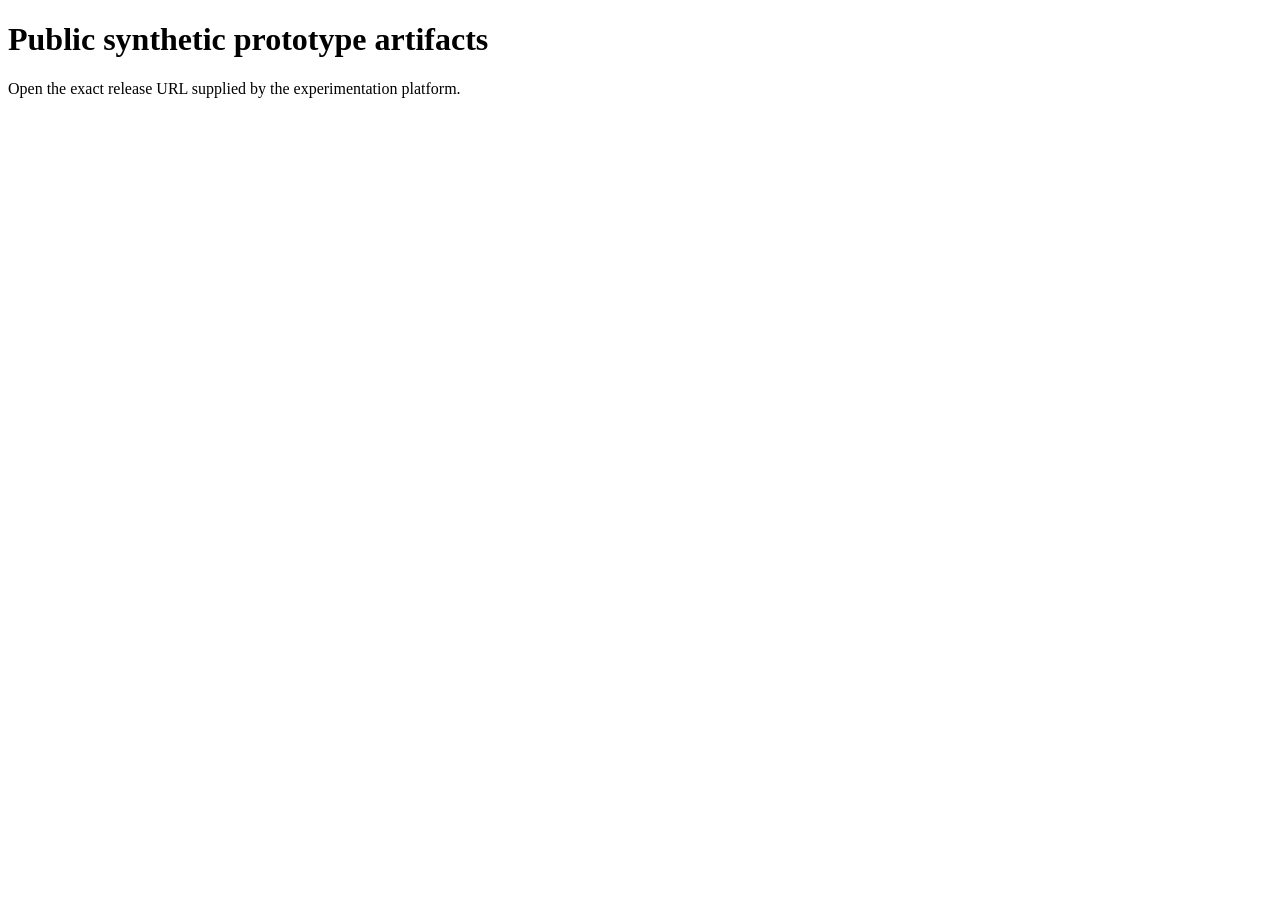
<file: public/index.html>
<!doctype html><html lang="en"><meta charset="utf-8"><title>Prototype artifacts</title><h1>Public synthetic prototype artifacts</h1><p>Open the exact release URL supplied by the experimentation platform.</p></html>
</file>
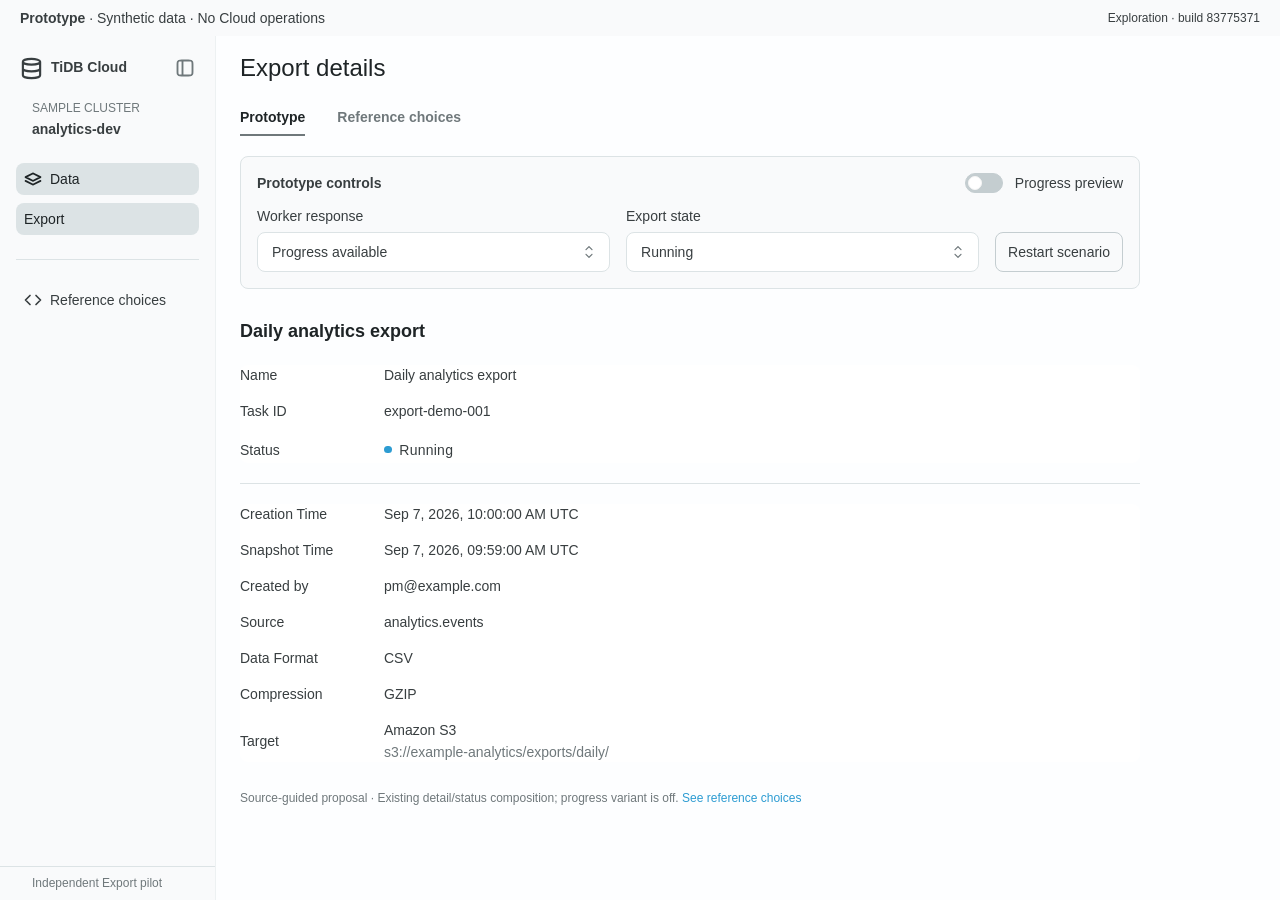
<file: public/releases/1ab3730357f8b94f86c41ef40b352c6d8f24327ec0d7a60a8b6c5fdd3a257d1b/index.html>
<!doctype html>
<html lang="en">
  <head>
    <meta charset="UTF-8" />
    <meta name="viewport" content="width=device-width, initial-scale=1" />
    <title>Export progress prototype</title>
    <script type="module" crossorigin src="./assets/index-C1Zco-y6.js"></script>
    <link rel="stylesheet" crossorigin href="./assets/index-CJGoX-ft.css">
  </head>
  <body>
    <div id="root"></div>
  </body>
</html>
</file>
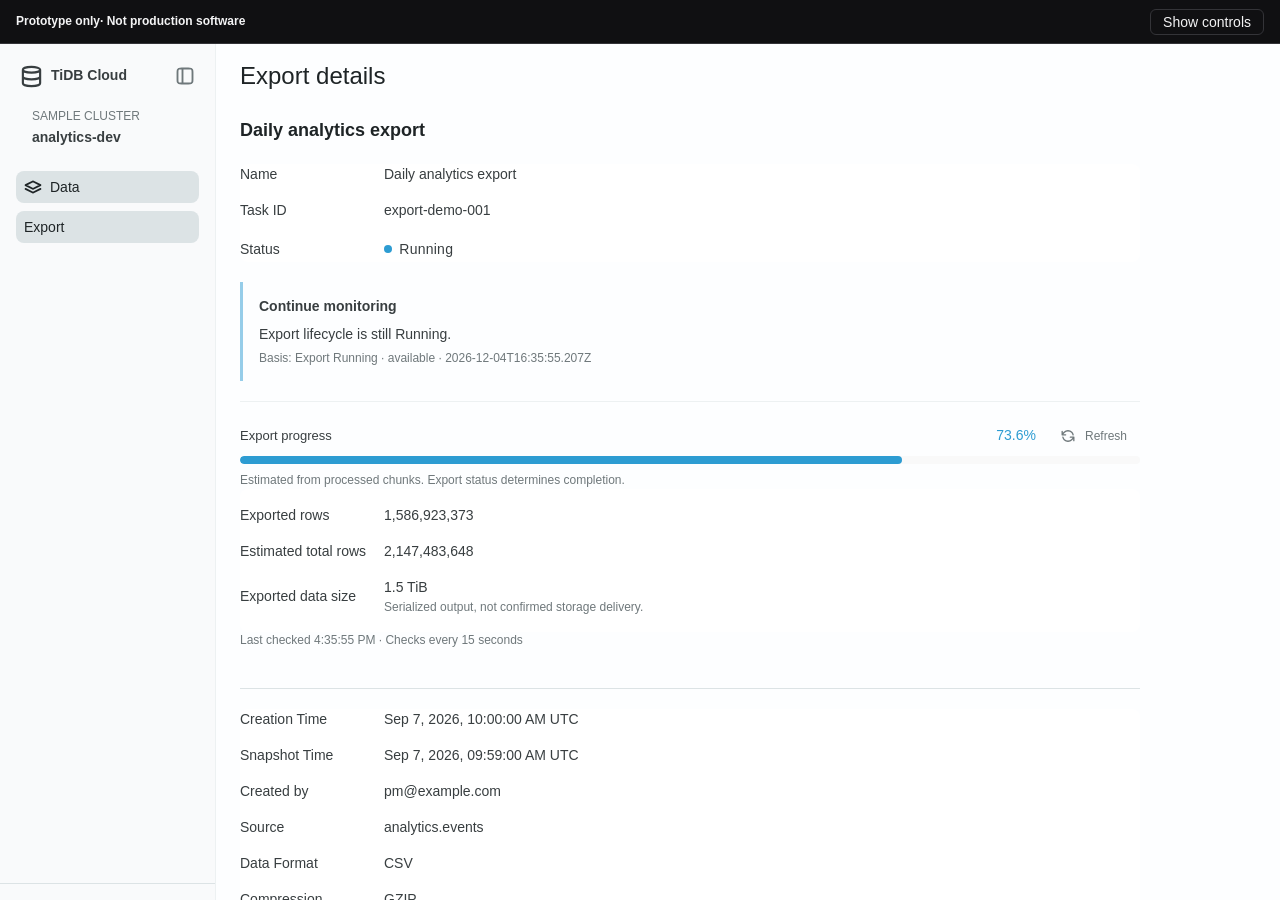
<file: public/releases/2f20ecd205b3381c80225f4103a1ce2a0b007136635dbe338415384a5530c97a/index.html>
<!doctype html>
<html lang="en">
  <head>
    <meta charset="UTF-8" />
    <meta name="viewport" content="width=device-width, initial-scale=1" />
    <title>Export progress prototype</title>
    <script type="module" crossorigin src="./assets/index-I5Y6V_SW.js"></script>
    <link rel="stylesheet" crossorigin href="./assets/index-Do9mY11y.css">
  </head>
  <body>
    <div id="root"></div>
  </body>
</html>
</file>
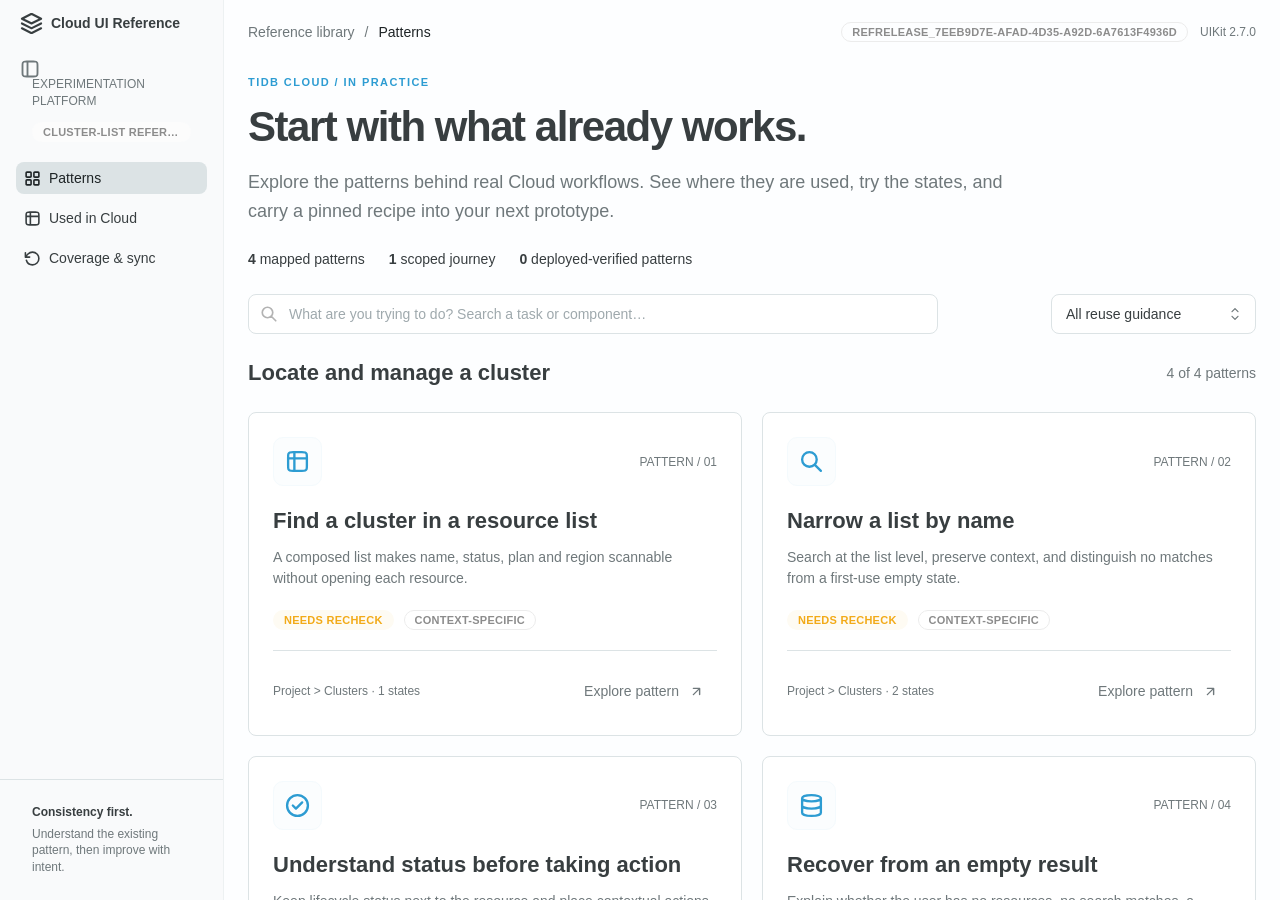
<file: public/releases/2faa14aa907fd7f02e81db70428b45bfadc3063efbebb470dafe7bba850aac43/index.html>
<!doctype html>
<html lang="en">
  <head>
    <link rel="icon" href="data:," />
    <meta charset="UTF-8" />
    <meta name="viewport" content="width=device-width, initial-scale=1" />
    <title>TiDB Cloud UI Reference</title>
    <script type="module" crossorigin src="./assets/index-B0NfEWiC.js"></script>
    <link rel="stylesheet" crossorigin href="./assets/index-B9oI8pNv.css">
  </head>
  <body>
    <div id="root"></div>
  </body>
</html>
</file>
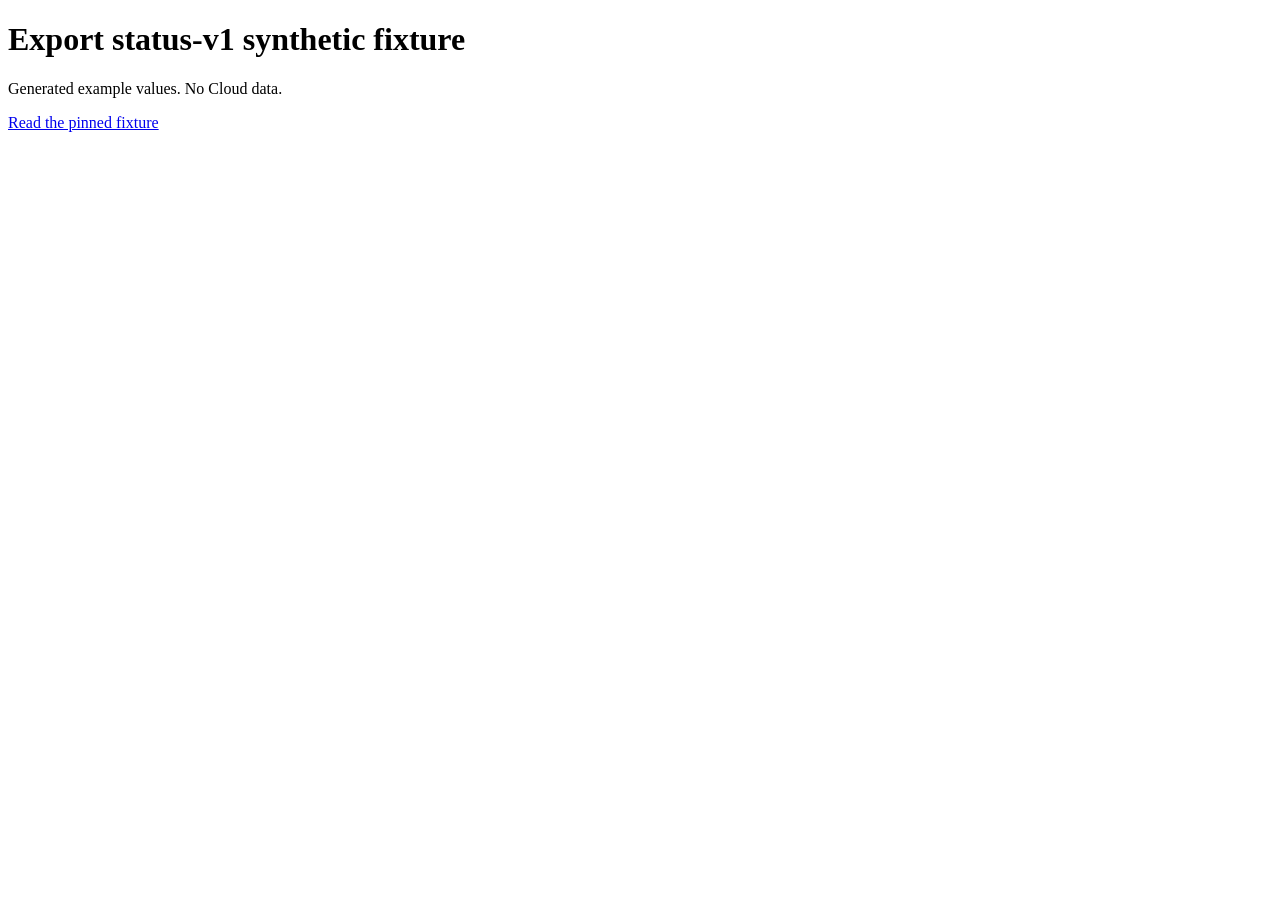
<file: public/releases/58574ffeba977c850a5491450780092e166605519e2099521cac31b8fd4eb301/index.html>
<!doctype html><meta charset="utf-8"><title>Export synthetic fixture</title><h1>Export status-v1 synthetic fixture</h1><p>Generated example values. No Cloud data.</p><a href="./fixtures/export-status-v1.json">Read the pinned fixture</a>
</file>
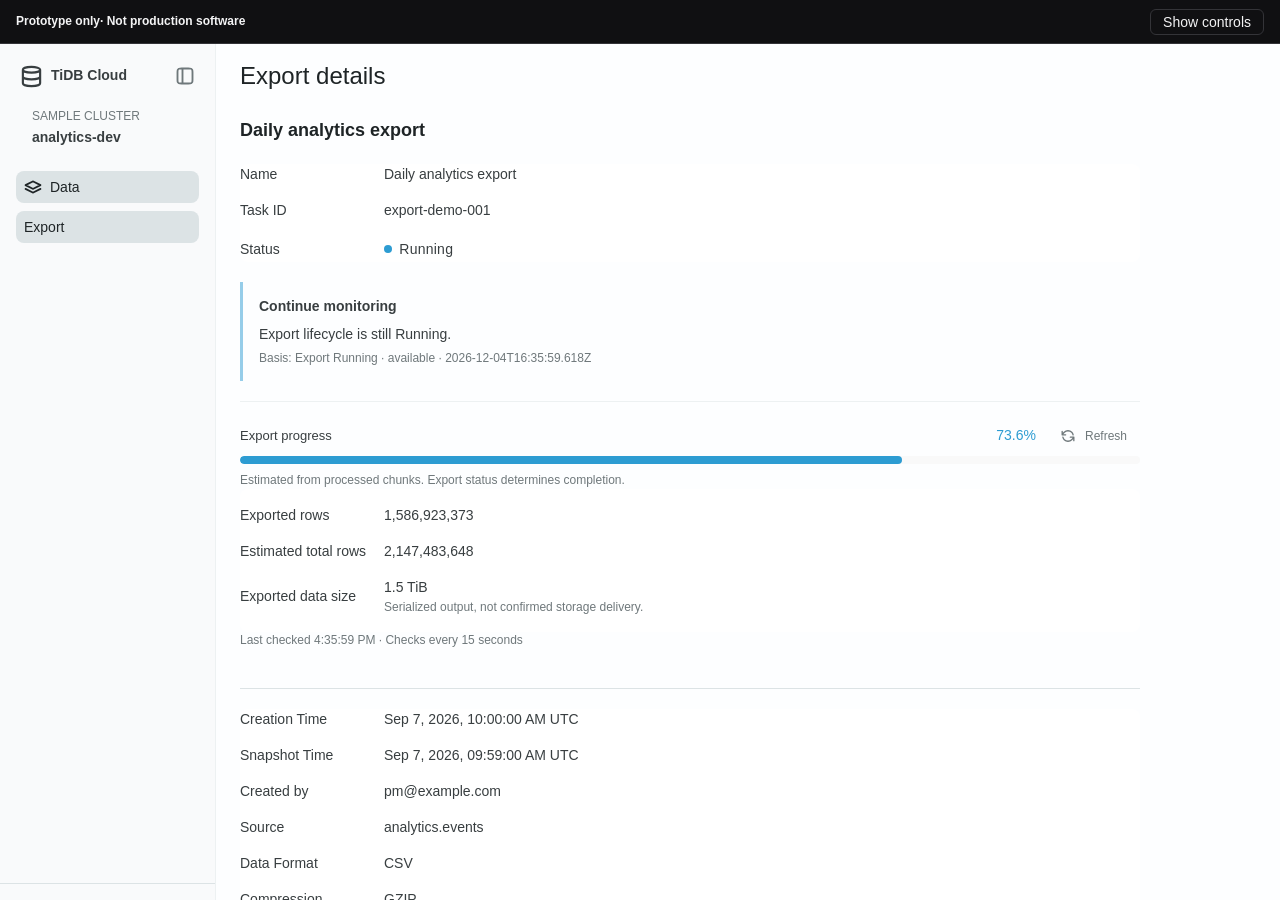
<file: public/releases/68857c27904228601d2bfcefbeded880e2a5b4f506befe81b7a52d649c47e66a/index.html>
<!doctype html>
<html lang="en">
  <head>
    <meta charset="UTF-8" />
    <meta name="viewport" content="width=device-width, initial-scale=1" />
    <title>Export progress prototype</title>
    <script type="module" crossorigin src="./assets/index-UFTHsicE.js"></script>
    <link rel="stylesheet" crossorigin href="./assets/index-Do9mY11y.css">
  </head>
  <body>
    <div id="root"></div>
  </body>
</html>
</file>
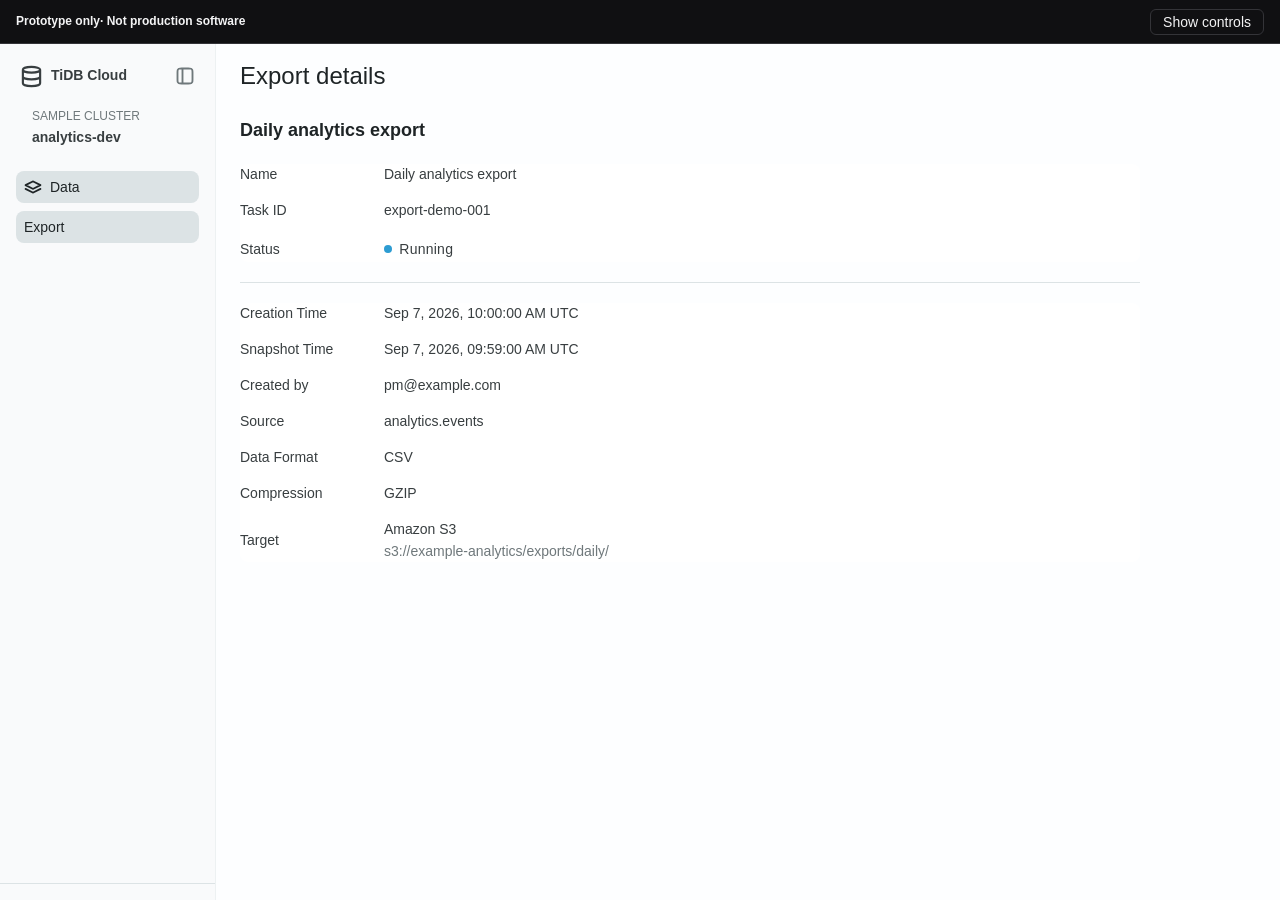
<file: public/releases/71e417b375978a6e7ad4fd13d6033abd06c13bebf4043a789f5f836b10d3cbaf/index.html>
<!doctype html>
<html lang="en">
  <head>
    <meta charset="UTF-8" />
    <meta name="viewport" content="width=device-width, initial-scale=1" />
    <title>Export progress prototype</title>
    <script type="module" crossorigin src="./assets/index-CZhUvpdI.js"></script>
    <link rel="stylesheet" crossorigin href="./assets/index-5dyDjviw.css">
  </head>
  <body>
    <div id="root"></div>
  </body>
</html>
</file>
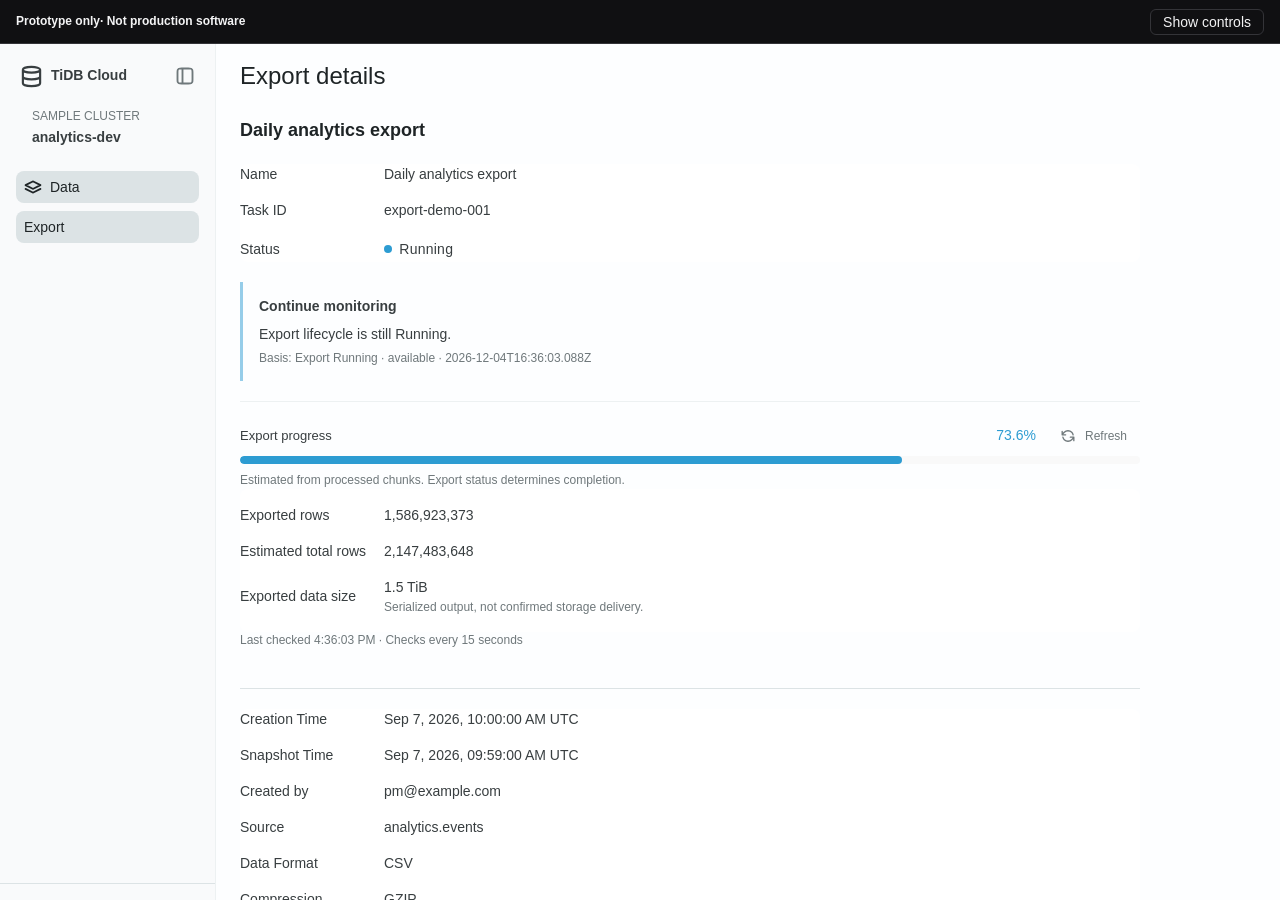
<file: public/releases/7cf0211e9b8b3ec0c9b6591e52a6424380088074be15af774128a3f7d7532d87/index.html>
<!doctype html>
<html lang="en">
  <head>
    <meta charset="UTF-8" />
    <meta name="viewport" content="width=device-width, initial-scale=1" />
    <title>Export progress prototype</title>
    <script type="module" crossorigin src="./assets/index-BLB6vivr.js"></script>
    <link rel="stylesheet" crossorigin href="./assets/index-Do9mY11y.css">
  </head>
  <body>
    <div id="root"></div>
  </body>
</html>
</file>
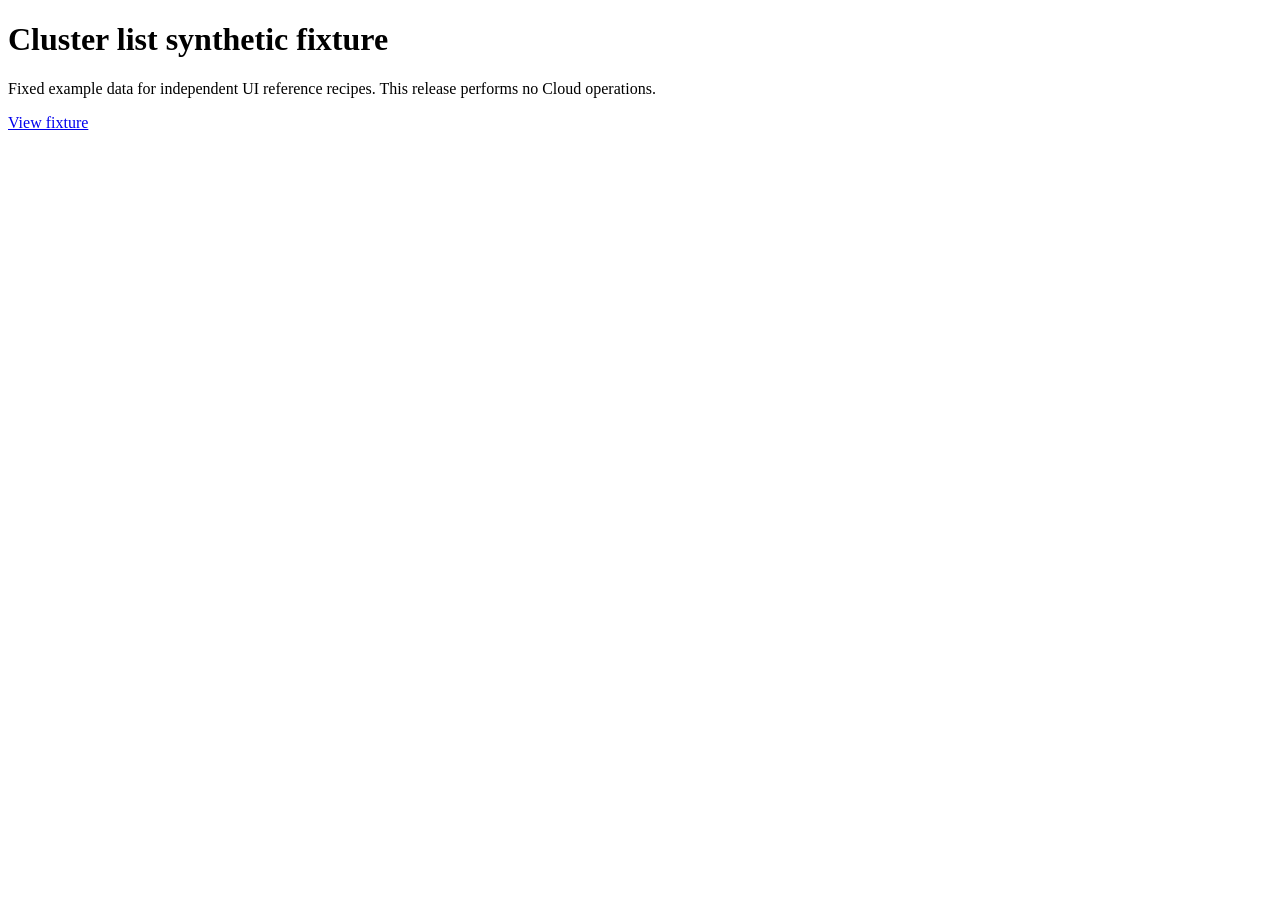
<file: public/releases/8d5b87da1040af5137a5329636a2d7b26e7ff6ac0972c9a575d1bc7f742365b0/index.html>
<!doctype html><html lang="en"><meta charset="utf-8"><title>Cluster list synthetic fixture</title><main><h1>Cluster list synthetic fixture</h1><p>Fixed example data for independent UI reference recipes. This release performs no Cloud operations.</p><a href="reference/fixtures.json">View fixture</a></main></html>
</file>
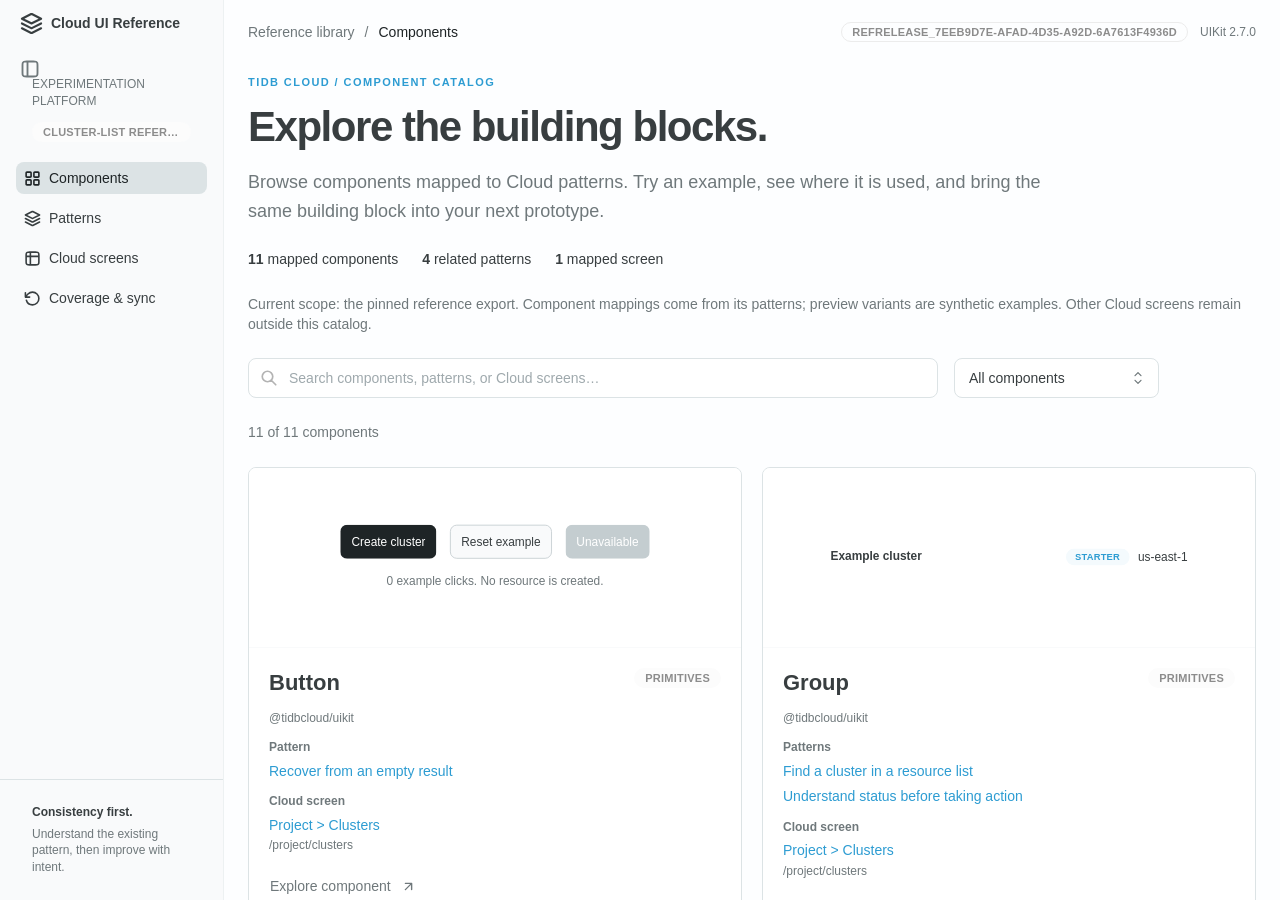
<file: public/releases/bf40adbb53241020bad35b2e38086526295709d62507af362a7206a1d0e75e08/index.html>
<!doctype html>
<html lang="en">
  <head>
    <link rel="icon" href="data:," />
    <meta charset="UTF-8" />
    <meta name="viewport" content="width=device-width, initial-scale=1" />
    <title>TiDB Cloud UI Reference</title>
    <script type="module" crossorigin src="./assets/index-Cc8eU-_7.js"></script>
    <link rel="stylesheet" crossorigin href="./assets/index-BAZcrz2K.css">
  </head>
  <body>
    <div id="root"></div>
  </body>
</html>
</file>
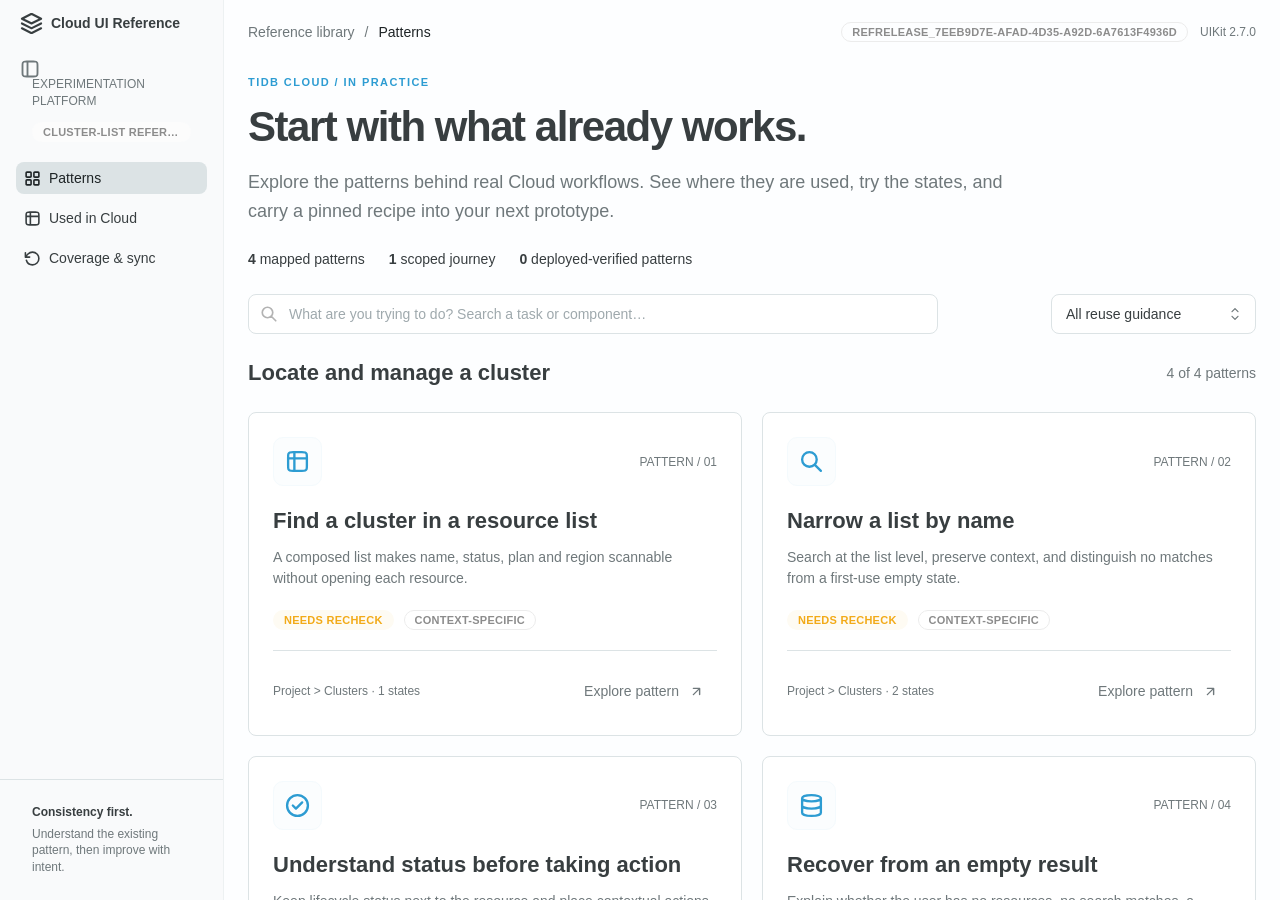
<file: public/releases/bfd3d1a295ac41f587ccd9f5c0418df29dad0a77d30ff7c57922d44d498c4059/index.html>
<!doctype html>
<html lang="en">
  <head>
    <link rel="icon" href="data:," />
    <meta charset="UTF-8" />
    <meta name="viewport" content="width=device-width, initial-scale=1" />
    <title>TiDB Cloud UI Reference</title>
    <script type="module" crossorigin src="./assets/index-BaGaByFQ.js"></script>
    <link rel="stylesheet" crossorigin href="./assets/index-B9oI8pNv.css">
  </head>
  <body>
    <div id="root"></div>
  </body>
</html>
</file>
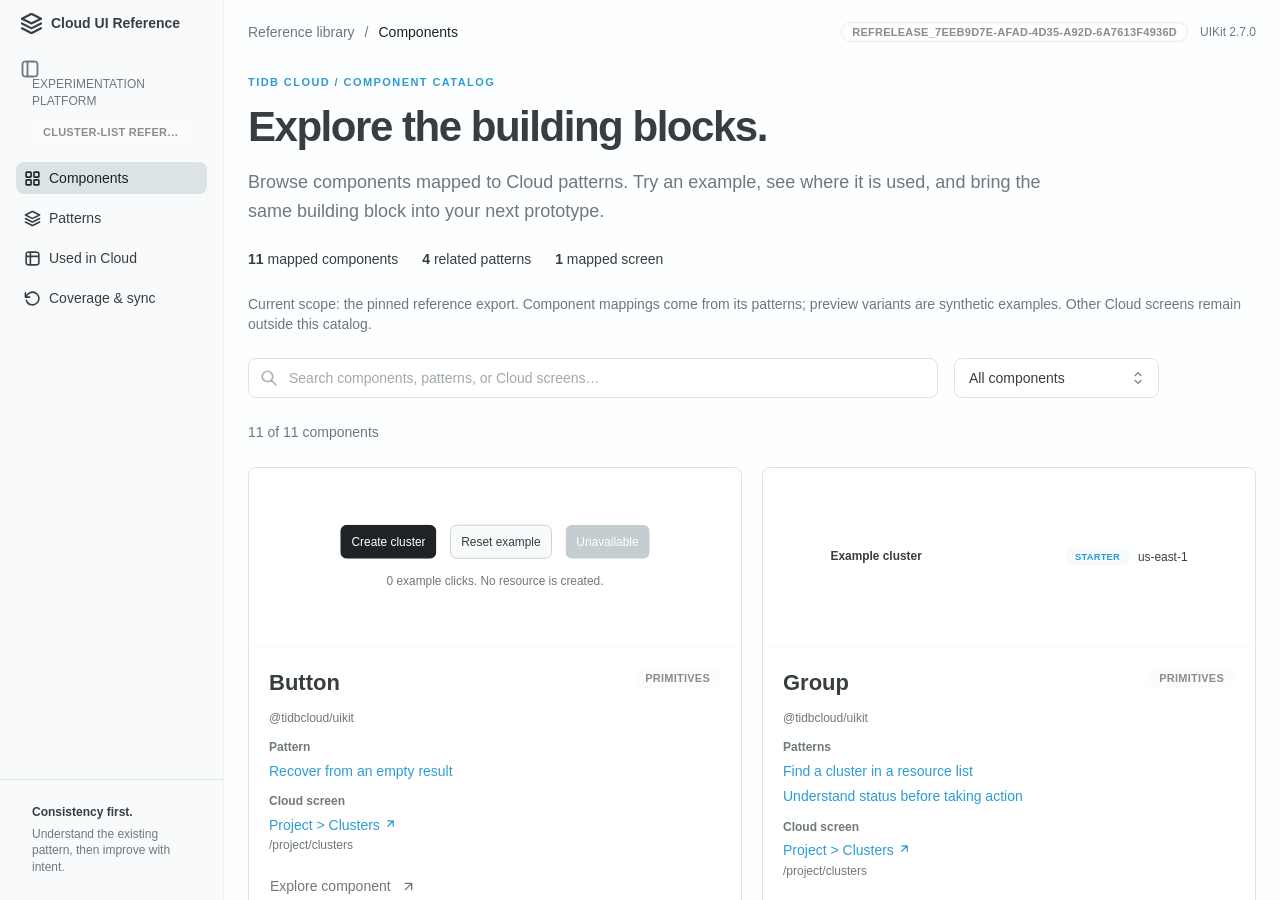
<file: public/releases/dc2679691ededf5db57e6a9c71b99bc60f68f0124669461b3b505e0af1a57b6f/index.html>
<!doctype html>
<html lang="en">
  <head>
    <link rel="icon" href="data:," />
    <meta charset="UTF-8" />
    <meta name="viewport" content="width=device-width, initial-scale=1" />
    <title>TiDB Cloud UI Reference</title>
    <script type="module" crossorigin src="./assets/index-DZ54yoiM.js"></script>
    <link rel="stylesheet" crossorigin href="./assets/index-CHmVYDTw.css">
  </head>
  <body>
    <div id="root"></div>
  </body>
</html>
</file>
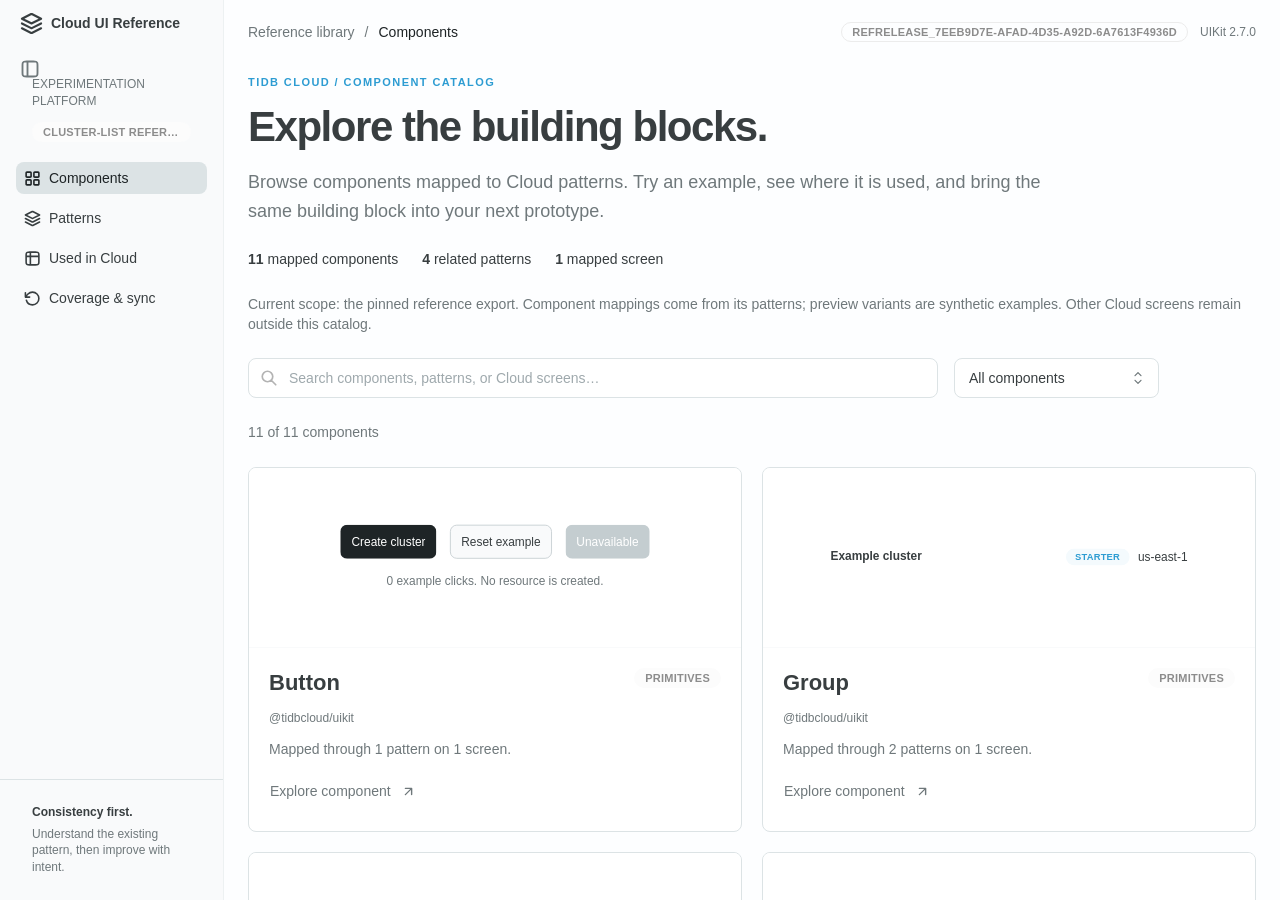
<file: public/releases/e6d1470271382978f5bf4b7f21414f65e6ab8430add9a0e79fc083281fda85fb/index.html>
<!doctype html>
<html lang="en">
  <head>
    <link rel="icon" href="data:," />
    <meta charset="UTF-8" />
    <meta name="viewport" content="width=device-width, initial-scale=1" />
    <title>TiDB Cloud UI Reference</title>
    <script type="module" crossorigin src="./assets/index-BzXXW9o8.js"></script>
    <link rel="stylesheet" crossorigin href="./assets/index-CHmVYDTw.css">
  </head>
  <body>
    <div id="root"></div>
  </body>
</html>
</file>
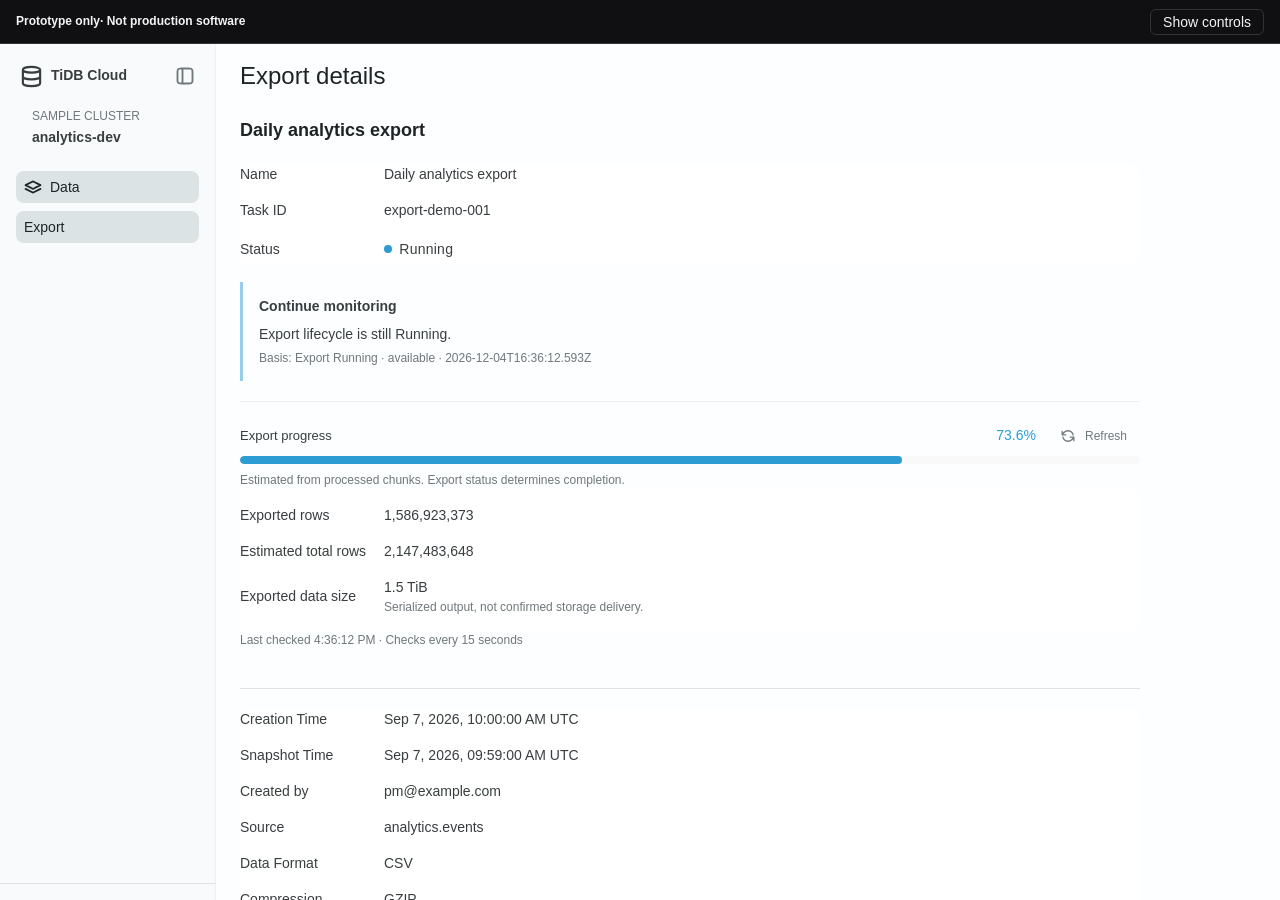
<file: public/releases/eceaa4f071a2b136ce4b38893dbb28cda88f50b9ffd3d5d625308b1614697e6d/index.html>
<!doctype html>
<html lang="en">
  <head>
    <meta charset="UTF-8" />
    <meta name="viewport" content="width=device-width, initial-scale=1" />
    <title>Export progress prototype</title>
    <script type="module" crossorigin src="./assets/index-av8jK913.js"></script>
    <link rel="stylesheet" crossorigin href="./assets/index-Do9mY11y.css">
  </head>
  <body>
    <div id="root"></div>
  </body>
</html>
</file>
<file: public/releases/1ab3730357f8b94f86c41ef40b352c6d8f24327ec0d7a60a8b6c5fdd3a257d1b/assets/index-CJGoX-ft.css>
*,*:before,*:after{box-sizing:border-box}input,button,textarea,select{font:inherit}button,select{text-transform:none}body{margin:0;font-family:var(--mantine-font-family);font-size:var(--mantine-font-size-md);line-height:var(--mantine-line-height);background-color:var(--mantine-color-body);color:var(--mantine-color-text);-webkit-font-smoothing:var(--mantine-webkit-font-smoothing);-moz-osx-font-smoothing:var(--mantine-moz-font-smoothing)}@media screen and (max-device-width:31.25em){body{-webkit-text-size-adjust:100%}}@media(prefers-reduced-motion:reduce){[data-respect-reduced-motion] [data-reduce-motion]{transition:none;animation:none}}[data-mantine-color-scheme=light] .mantine-light-hidden,[data-mantine-color-scheme=dark] .mantine-dark-hidden{display:none}.mantine-focus-auto:focus-visible{outline:2px solid var(--mantine-primary-color-filled);outline-offset:calc(.125rem * var(--mantine-scale))}.mantine-focus-always:focus{outline:2px solid var(--mantine-primary-color-filled);outline-offset:calc(.125rem * var(--mantine-scale))}.mantine-focus-never:focus{outline:none}.mantine-active:active{transform:translateY(calc(.0625rem * var(--mantine-scale)))}fieldset:disabled .mantine-active:active{transform:none}:where([dir=rtl]) .mantine-rotate-rtl{transform:rotate(180deg)}:root{color-scheme:var(--mantine-color-scheme);--mantine-z-index-app: 100;--mantine-z-index-modal: 200;--mantine-z-index-popover: 300;--mantine-z-index-overlay: 400;--mantine-z-index-max: 9999;--mantine-scale: 1;--mantine-cursor-type: default;--mantine-webkit-font-smoothing: antialiased;--mantine-color-scheme: light dark;--mantine-moz-font-smoothing: grayscale;--mantine-color-white: #fff;--mantine-color-black: #000;--mantine-line-height: 1.55;--mantine-font-family: -apple-system, BlinkMacSystemFont, Segoe UI, Roboto, Helvetica, Arial, sans-serif, Apple Color Emoji, Segoe UI Emoji;--mantine-font-family-monospace: ui-monospace, SFMono-Regular, Menlo, Monaco, Consolas, Liberation Mono, Courier New, monospace;--mantine-font-family-headings: -apple-system, BlinkMacSystemFont, Segoe UI, Roboto, Helvetica, Arial, sans-serif, Apple Color Emoji, Segoe UI Emoji;--mantine-heading-font-weight: 700;--mantine-radius-default: calc(.25rem * var(--mantine-scale));--mantine-primary-color-0: var(--mantine-color-blue-0);--mantine-primary-color-1: var(--mantine-color-blue-1);--mantine-primary-color-2: var(--mantine-color-blue-2);--mantine-primary-color-3: var(--mantine-color-blue-3);--mantine-primary-color-4: var(--mantine-color-blue-4);--mantine-primary-color-5: var(--mantine-color-blue-5);--mantine-primary-color-6: var(--mantine-color-blue-6);--mantine-primary-color-7: var(--mantine-color-blue-7);--mantine-primary-color-8: var(--mantine-color-blue-8);--mantine-primary-color-9: var(--mantine-color-blue-9);--mantine-primary-color-filled: var(--mantine-color-blue-filled);--mantine-primary-color-filled-hover: var(--mantine-color-blue-filled-hover);--mantine-primary-color-light: var(--mantine-color-blue-light);--mantine-primary-color-light-hover: var(--mantine-color-blue-light-hover);--mantine-primary-color-light-color: var(--mantine-color-blue-light-color);--mantine-breakpoint-xs: 36em;--mantine-breakpoint-sm: 48em;--mantine-breakpoint-md: 62em;--mantine-breakpoint-lg: 75em;--mantine-breakpoint-xl: 88em;--mantine-spacing-xs: calc(.625rem * var(--mantine-scale));--mantine-spacing-sm: calc(.75rem * var(--mantine-scale));--mantine-spacing-md: calc(1rem * var(--mantine-scale));--mantine-spacing-lg: calc(1.25rem * var(--mantine-scale));--mantine-spacing-xl: calc(2rem * var(--mantine-scale));--mantine-font-size-xs: calc(.75rem * var(--mantine-scale));--mantine-font-size-sm: calc(.875rem * var(--mantine-scale));--mantine-font-size-md: calc(1rem * var(--mantine-scale));--mantine-font-size-lg: calc(1.125rem * var(--mantine-scale));--mantine-font-size-xl: calc(1.25rem * var(--mantine-scale));--mantine-line-height-xs: 1.4;--mantine-line-height-sm: 1.45;--mantine-line-height-md: 1.55;--mantine-line-height-lg: 1.6;--mantine-line-height-xl: 1.65;--mantine-shadow-xs: 0 calc(.0625rem * var(--mantine-scale)) calc(.1875rem * var(--mantine-scale)) rgba(0, 0, 0, .05), 0 calc(.0625rem * var(--mantine-scale)) calc(.125rem * var(--mantine-scale)) rgba(0, 0, 0, .1);--mantine-shadow-sm: 0 calc(.0625rem * var(--mantine-scale)) calc(.1875rem * var(--mantine-scale)) rgba(0, 0, 0, .05), rgba(0, 0, 0, .05) 0 calc(.625rem * var(--mantine-scale)) calc(.9375rem * var(--mantine-scale)) calc(-.3125rem * var(--mantine-scale)), rgba(0, 0, 0, .04) 0 calc(.4375rem * var(--mantine-scale)) calc(.4375rem * var(--mantine-scale)) calc(-.3125rem * var(--mantine-scale));--mantine-shadow-md: 0 calc(.0625rem * var(--mantine-scale)) calc(.1875rem * var(--mantine-scale)) rgba(0, 0, 0, .05), rgba(0, 0, 0, .05) 0 calc(1.25rem * var(--mantine-scale)) calc(1.5625rem * var(--mantine-scale)) calc(-.3125rem * var(--mantine-scale)), rgba(0, 0, 0, .04) 0 calc(.625rem * var(--mantine-scale)) calc(.625rem * var(--mantine-scale)) calc(-.3125rem * var(--mantine-scale));--mantine-shadow-lg: 0 calc(.0625rem * var(--mantine-scale)) calc(.1875rem * var(--mantine-scale)) rgba(0, 0, 0, .05), rgba(0, 0, 0, .05) 0 calc(1.75rem * var(--mantine-scale)) calc(1.4375rem * var(--mantine-scale)) calc(-.4375rem * var(--mantine-scale)), rgba(0, 0, 0, .04) 0 calc(.75rem * var(--mantine-scale)) calc(.75rem * var(--mantine-scale)) calc(-.4375rem * var(--mantine-scale));--mantine-shadow-xl: 0 calc(.0625rem * var(--mantine-scale)) calc(.1875rem * var(--mantine-scale)) rgba(0, 0, 0, .05), rgba(0, 0, 0, .05) 0 calc(2.25rem * var(--mantine-scale)) calc(1.75rem * var(--mantine-scale)) calc(-.4375rem * var(--mantine-scale)), rgba(0, 0, 0, .04) 0 calc(1.0625rem * var(--mantine-scale)) calc(1.0625rem * var(--mantine-scale)) calc(-.4375rem * var(--mantine-scale));--mantine-radius-xs: calc(.125rem * var(--mantine-scale));--mantine-radius-sm: calc(.25rem * var(--mantine-scale));--mantine-radius-md: calc(.5rem * var(--mantine-scale));--mantine-radius-lg: calc(1rem * var(--mantine-scale));--mantine-radius-xl: calc(2rem * var(--mantine-scale));--mantine-color-dark-0: #c9c9c9;--mantine-color-dark-1: #b8b8b8;--mantine-color-dark-2: #828282;--mantine-color-dark-3: #696969;--mantine-color-dark-4: #424242;--mantine-color-dark-5: #3b3b3b;--mantine-color-dark-6: #2e2e2e;--mantine-color-dark-7: #242424;--mantine-color-dark-8: #1f1f1f;--mantine-color-dark-9: #141414;--mantine-color-gray-0: #f8f9fa;--mantine-color-gray-1: #f1f3f5;--mantine-color-gray-2: #e9ecef;--mantine-color-gray-3: #dee2e6;--mantine-color-gray-4: #ced4da;--mantine-color-gray-5: #adb5bd;--mantine-color-gray-6: #868e96;--mantine-color-gray-7: #495057;--mantine-color-gray-8: #343a40;--mantine-color-gray-9: #212529;--mantine-color-red-0: #fff5f5;--mantine-color-red-1: #ffe3e3;--mantine-color-red-2: #ffc9c9;--mantine-color-red-3: #ffa8a8;--mantine-color-red-4: #ff8787;--mantine-color-red-5: #ff6b6b;--mantine-color-red-6: #fa5252;--mantine-color-red-7: #f03e3e;--mantine-color-red-8: #e03131;--mantine-color-red-9: #c92a2a;--mantine-color-pink-0: #fff0f6;--mantine-color-pink-1: #ffdeeb;--mantine-color-pink-2: #fcc2d7;--mantine-color-pink-3: #faa2c1;--mantine-color-pink-4: #f783ac;--mantine-color-pink-5: #f06595;--mantine-color-pink-6: #e64980;--mantine-color-pink-7: #d6336c;--mantine-color-pink-8: #c2255c;--mantine-color-pink-9: #a61e4d;--mantine-color-grape-0: #f8f0fc;--mantine-color-grape-1: #f3d9fa;--mantine-color-grape-2: #eebefa;--mantine-color-grape-3: #e599f7;--mantine-color-grape-4: #da77f2;--mantine-color-grape-5: #cc5de8;--mantine-color-grape-6: #be4bdb;--mantine-color-grape-7: #ae3ec9;--mantine-color-grape-8: #9c36b5;--mantine-color-grape-9: #862e9c;--mantine-color-violet-0: #f3f0ff;--mantine-color-violet-1: #e5dbff;--mantine-color-violet-2: #d0bfff;--mantine-color-violet-3: #b197fc;--mantine-color-violet-4: #9775fa;--mantine-color-violet-5: #845ef7;--mantine-color-violet-6: #7950f2;--mantine-color-violet-7: #7048e8;--mantine-color-violet-8: #6741d9;--mantine-color-violet-9: #5f3dc4;--mantine-color-indigo-0: #edf2ff;--mantine-color-indigo-1: #dbe4ff;--mantine-color-indigo-2: #bac8ff;--mantine-color-indigo-3: #91a7ff;--mantine-color-indigo-4: #748ffc;--mantine-color-indigo-5: #5c7cfa;--mantine-color-indigo-6: #4c6ef5;--mantine-color-indigo-7: #4263eb;--mantine-color-indigo-8: #3b5bdb;--mantine-color-indigo-9: #364fc7;--mantine-color-blue-0: #e7f5ff;--mantine-color-blue-1: #d0ebff;--mantine-color-blue-2: #a5d8ff;--mantine-color-blue-3: #74c0fc;--mantine-color-blue-4: #4dabf7;--mantine-color-blue-5: #339af0;--mantine-color-blue-6: #228be6;--mantine-color-blue-7: #1c7ed6;--mantine-color-blue-8: #1971c2;--mantine-color-blue-9: #1864ab;--mantine-color-cyan-0: #e3fafc;--mantine-color-cyan-1: #c5f6fa;--mantine-color-cyan-2: #99e9f2;--mantine-color-cyan-3: #66d9e8;--mantine-color-cyan-4: #3bc9db;--mantine-color-cyan-5: #22b8cf;--mantine-color-cyan-6: #15aabf;--mantine-color-cyan-7: #1098ad;--mantine-color-cyan-8: #0c8599;--mantine-color-cyan-9: #0b7285;--mantine-color-teal-0: #e6fcf5;--mantine-color-teal-1: #c3fae8;--mantine-color-teal-2: #96f2d7;--mantine-color-teal-3: #63e6be;--mantine-color-teal-4: #38d9a9;--mantine-color-teal-5: #20c997;--mantine-color-teal-6: #12b886;--mantine-color-teal-7: #0ca678;--mantine-color-teal-8: #099268;--mantine-color-teal-9: #087f5b;--mantine-color-green-0: #ebfbee;--mantine-color-green-1: #d3f9d8;--mantine-color-green-2: #b2f2bb;--mantine-color-green-3: #8ce99a;--mantine-color-green-4: #69db7c;--mantine-color-green-5: #51cf66;--mantine-color-green-6: #40c057;--mantine-color-green-7: #37b24d;--mantine-color-green-8: #2f9e44;--mantine-color-green-9: #2b8a3e;--mantine-color-lime-0: #f4fce3;--mantine-color-lime-1: #e9fac8;--mantine-color-lime-2: #d8f5a2;--mantine-color-lime-3: #c0eb75;--mantine-color-lime-4: #a9e34b;--mantine-color-lime-5: #94d82d;--mantine-color-lime-6: #82c91e;--mantine-color-lime-7: #74b816;--mantine-color-lime-8: #66a80f;--mantine-color-lime-9: #5c940d;--mantine-color-yellow-0: #fff9db;--mantine-color-yellow-1: #fff3bf;--mantine-color-yellow-2: #ffec99;--mantine-color-yellow-3: #ffe066;--mantine-color-yellow-4: #ffd43b;--mantine-color-yellow-5: #fcc419;--mantine-color-yellow-6: #fab005;--mantine-color-yellow-7: #f59f00;--mantine-color-yellow-8: #f08c00;--mantine-color-yellow-9: #e67700;--mantine-color-orange-0: #fff4e6;--mantine-color-orange-1: #ffe8cc;--mantine-color-orange-2: #ffd8a8;--mantine-color-orange-3: #ffc078;--mantine-color-orange-4: #ffa94d;--mantine-color-orange-5: #ff922b;--mantine-color-orange-6: #fd7e14;--mantine-color-orange-7: #f76707;--mantine-color-orange-8: #e8590c;--mantine-color-orange-9: #d9480f;--mantine-h1-font-size: calc(2.125rem * var(--mantine-scale));--mantine-h1-line-height: 1.3;--mantine-h1-font-weight: 700;--mantine-h2-font-size: calc(1.625rem * var(--mantine-scale));--mantine-h2-line-height: 1.35;--mantine-h2-font-weight: 700;--mantine-h3-font-size: calc(1.375rem * var(--mantine-scale));--mantine-h3-line-height: 1.4;--mantine-h3-font-weight: 700;--mantine-h4-font-size: calc(1.125rem * var(--mantine-scale));--mantine-h4-line-height: 1.45;--mantine-h4-font-weight: 700;--mantine-h5-font-size: calc(1rem * var(--mantine-scale));--mantine-h5-line-height: 1.5;--mantine-h5-font-weight: 700;--mantine-h6-font-size: calc(.875rem * var(--mantine-scale));--mantine-h6-line-height: 1.5;--mantine-h6-font-weight: 700}:root[data-mantine-color-scheme=dark]{--mantine-color-scheme: dark;--mantine-primary-color-contrast: var(--mantine-color-white);--mantine-color-bright: var(--mantine-color-white);--mantine-color-text: var(--mantine-color-dark-0);--mantine-color-body: var(--mantine-color-dark-7);--mantine-color-error: var(--mantine-color-red-8);--mantine-color-placeholder: var(--mantine-color-dark-3);--mantine-color-anchor: var(--mantine-color-blue-4);--mantine-color-default: var(--mantine-color-dark-6);--mantine-color-default-hover: var(--mantine-color-dark-5);--mantine-color-default-color: var(--mantine-color-white);--mantine-color-default-border: var(--mantine-color-dark-4);--mantine-color-dimmed: var(--mantine-color-dark-2);--mantine-color-dark-text: var(--mantine-color-dark-4);--mantine-color-dark-filled: var(--mantine-color-dark-8);--mantine-color-dark-filled-hover: var(--mantine-color-dark-7);--mantine-color-dark-light: rgba(36, 36, 36, .15);--mantine-color-dark-light-hover: rgba(36, 36, 36, .2);--mantine-color-dark-light-color: var(--mantine-color-dark-3);--mantine-color-dark-outline: var(--mantine-color-dark-4);--mantine-color-dark-outline-hover: rgba(36, 36, 36, .05);--mantine-color-gray-text: var(--mantine-color-gray-4);--mantine-color-gray-filled: var(--mantine-color-gray-8);--mantine-color-gray-filled-hover: var(--mantine-color-gray-9);--mantine-color-gray-light: rgba(134, 142, 150, .15);--mantine-color-gray-light-hover: rgba(134, 142, 150, .2);--mantine-color-gray-light-color: var(--mantine-color-gray-3);--mantine-color-gray-outline: var(--mantine-color-gray-4);--mantine-color-gray-outline-hover: rgba(206, 212, 218, .05);--mantine-color-red-text: var(--mantine-color-red-4);--mantine-color-red-filled: var(--mantine-color-red-8);--mantine-color-red-filled-hover: var(--mantine-color-red-9);--mantine-color-red-light: rgba(250, 82, 82, .15);--mantine-color-red-light-hover: rgba(250, 82, 82, .2);--mantine-color-red-light-color: var(--mantine-color-red-3);--mantine-color-red-outline: var(--mantine-color-red-4);--mantine-color-red-outline-hover: rgba(255, 135, 135, .05);--mantine-color-pink-text: var(--mantine-color-pink-4);--mantine-color-pink-filled: var(--mantine-color-pink-8);--mantine-color-pink-filled-hover: var(--mantine-color-pink-9);--mantine-color-pink-light: rgba(230, 73, 128, .15);--mantine-color-pink-light-hover: rgba(230, 73, 128, .2);--mantine-color-pink-light-color: var(--mantine-color-pink-3);--mantine-color-pink-outline: var(--mantine-color-pink-4);--mantine-color-pink-outline-hover: rgba(247, 131, 172, .05);--mantine-color-grape-text: var(--mantine-color-grape-4);--mantine-color-grape-filled: var(--mantine-color-grape-8);--mantine-color-grape-filled-hover: var(--mantine-color-grape-9);--mantine-color-grape-light: rgba(190, 75, 219, .15);--mantine-color-grape-light-hover: rgba(190, 75, 219, .2);--mantine-color-grape-light-color: var(--mantine-color-grape-3);--mantine-color-grape-outline: var(--mantine-color-grape-4);--mantine-color-grape-outline-hover: rgba(218, 119, 242, .05);--mantine-color-violet-text: var(--mantine-color-violet-4);--mantine-color-violet-filled: var(--mantine-color-violet-8);--mantine-color-violet-filled-hover: var(--mantine-color-violet-9);--mantine-color-violet-light: rgba(121, 80, 242, .15);--mantine-color-violet-light-hover: rgba(121, 80, 242, .2);--mantine-color-violet-light-color: var(--mantine-color-violet-3);--mantine-color-violet-outline: var(--mantine-color-violet-4);--mantine-color-violet-outline-hover: rgba(151, 117, 250, .05);--mantine-color-indigo-text: var(--mantine-color-indigo-4);--mantine-color-indigo-filled: var(--mantine-color-indigo-8);--mantine-color-indigo-filled-hover: var(--mantine-color-indigo-9);--mantine-color-indigo-light: rgba(76, 110, 245, .15);--mantine-color-indigo-light-hover: rgba(76, 110, 245, .2);--mantine-color-indigo-light-color: var(--mantine-color-indigo-3);--mantine-color-indigo-outline: var(--mantine-color-indigo-4);--mantine-color-indigo-outline-hover: rgba(116, 143, 252, .05);--mantine-color-blue-text: var(--mantine-color-blue-4);--mantine-color-blue-filled: var(--mantine-color-blue-8);--mantine-color-blue-filled-hover: var(--mantine-color-blue-9);--mantine-color-blue-light: rgba(34, 139, 230, .15);--mantine-color-blue-light-hover: rgba(34, 139, 230, .2);--mantine-color-blue-light-color: var(--mantine-color-blue-3);--mantine-color-blue-outline: var(--mantine-color-blue-4);--mantine-color-blue-outline-hover: rgba(77, 171, 247, .05);--mantine-color-cyan-text: var(--mantine-color-cyan-4);--mantine-color-cyan-filled: var(--mantine-color-cyan-8);--mantine-color-cyan-filled-hover: var(--mantine-color-cyan-9);--mantine-color-cyan-light: rgba(21, 170, 191, .15);--mantine-color-cyan-light-hover: rgba(21, 170, 191, .2);--mantine-color-cyan-light-color: var(--mantine-color-cyan-3);--mantine-color-cyan-outline: var(--mantine-color-cyan-4);--mantine-color-cyan-outline-hover: rgba(59, 201, 219, .05);--mantine-color-teal-text: var(--mantine-color-teal-4);--mantine-color-teal-filled: var(--mantine-color-teal-8);--mantine-color-teal-filled-hover: var(--mantine-color-teal-9);--mantine-color-teal-light: rgba(18, 184, 134, .15);--mantine-color-teal-light-hover: rgba(18, 184, 134, .2);--mantine-color-teal-light-color: var(--mantine-color-teal-3);--mantine-color-teal-outline: var(--mantine-color-teal-4);--mantine-color-teal-outline-hover: rgba(56, 217, 169, .05);--mantine-color-green-text: var(--mantine-color-green-4);--mantine-color-green-filled: var(--mantine-color-green-8);--mantine-color-green-filled-hover: var(--mantine-color-green-9);--mantine-color-green-light: rgba(64, 192, 87, .15);--mantine-color-green-light-hover: rgba(64, 192, 87, .2);--mantine-color-green-light-color: var(--mantine-color-green-3);--mantine-color-green-outline: var(--mantine-color-green-4);--mantine-color-green-outline-hover: rgba(105, 219, 124, .05);--mantine-color-lime-text: var(--mantine-color-lime-4);--mantine-color-lime-filled: var(--mantine-color-lime-8);--mantine-color-lime-filled-hover: var(--mantine-color-lime-9);--mantine-color-lime-light: rgba(130, 201, 30, .15);--mantine-color-lime-light-hover: rgba(130, 201, 30, .2);--mantine-color-lime-light-color: var(--mantine-color-lime-3);--mantine-color-lime-outline: var(--mantine-color-lime-4);--mantine-color-lime-outline-hover: rgba(169, 227, 75, .05);--mantine-color-yellow-text: var(--mantine-color-yellow-4);--mantine-color-yellow-filled: var(--mantine-color-yellow-8);--mantine-color-yellow-filled-hover: var(--mantine-color-yellow-9);--mantine-color-yellow-light: rgba(250, 176, 5, .15);--mantine-color-yellow-light-hover: rgba(250, 176, 5, .2);--mantine-color-yellow-light-color: var(--mantine-color-yellow-3);--mantine-color-yellow-outline: var(--mantine-color-yellow-4);--mantine-color-yellow-outline-hover: rgba(255, 212, 59, .05);--mantine-color-orange-text: var(--mantine-color-orange-4);--mantine-color-orange-filled: var(--mantine-color-orange-8);--mantine-color-orange-filled-hover: var(--mantine-color-orange-9);--mantine-color-orange-light: rgba(253, 126, 20, .15);--mantine-color-orange-light-hover: rgba(253, 126, 20, .2);--mantine-color-orange-light-color: var(--mantine-color-orange-3);--mantine-color-orange-outline: var(--mantine-color-orange-4);--mantine-color-orange-outline-hover: rgba(255, 169, 77, .05)}:root[data-mantine-color-scheme=light]{--mantine-color-scheme: light;--mantine-color-bright: var(--mantine-color-black);--mantine-color-text: var(--mantine-color-black);--mantine-color-body: var(--mantine-color-white);--mantine-primary-color-contrast: var(--mantine-color-white);--mantine-color-error: var(--mantine-color-red-6);--mantine-color-placeholder: var(--mantine-color-gray-5);--mantine-color-anchor: var(--mantine-primary-color-filled);--mantine-color-default: var(--mantine-color-white);--mantine-color-default-hover: var(--mantine-color-gray-0);--mantine-color-default-color: var(--mantine-color-gray-9);--mantine-color-default-border: var(--mantine-color-gray-4);--mantine-color-dimmed: var(--mantine-color-gray-6);--mantine-color-dark-text: var(--mantine-color-dark-filled);--mantine-color-dark-filled: var(--mantine-color-dark-6);--mantine-color-dark-filled-hover: var(--mantine-color-dark-7);--mantine-color-dark-light: rgba(56, 56, 56, .1);--mantine-color-dark-light-hover: rgba(56, 56, 56, .12);--mantine-color-dark-light-color: var(--mantine-color-dark-6);--mantine-color-dark-outline: var(--mantine-color-dark-6);--mantine-color-dark-outline-hover: rgba(56, 56, 56, .05);--mantine-color-gray-text: var(--mantine-color-gray-filled);--mantine-color-gray-filled: var(--mantine-color-gray-6);--mantine-color-gray-filled-hover: var(--mantine-color-gray-7);--mantine-color-gray-light: rgba(134, 142, 150, .1);--mantine-color-gray-light-hover: rgba(134, 142, 150, .12);--mantine-color-gray-light-color: var(--mantine-color-gray-6);--mantine-color-gray-outline: var(--mantine-color-gray-6);--mantine-color-gray-outline-hover: rgba(134, 142, 150, .05);--mantine-color-red-text: var(--mantine-color-red-filled);--mantine-color-red-filled: var(--mantine-color-red-6);--mantine-color-red-filled-hover: var(--mantine-color-red-7);--mantine-color-red-light: rgba(250, 82, 82, .1);--mantine-color-red-light-hover: rgba(250, 82, 82, .12);--mantine-color-red-light-color: var(--mantine-color-red-6);--mantine-color-red-outline: var(--mantine-color-red-6);--mantine-color-red-outline-hover: rgba(250, 82, 82, .05);--mantine-color-pink-text: var(--mantine-color-pink-filled);--mantine-color-pink-filled: var(--mantine-color-pink-6);--mantine-color-pink-filled-hover: var(--mantine-color-pink-7);--mantine-color-pink-light: rgba(230, 73, 128, .1);--mantine-color-pink-light-hover: rgba(230, 73, 128, .12);--mantine-color-pink-light-color: var(--mantine-color-pink-6);--mantine-color-pink-outline: var(--mantine-color-pink-6);--mantine-color-pink-outline-hover: rgba(230, 73, 128, .05);--mantine-color-grape-text: var(--mantine-color-grape-filled);--mantine-color-grape-filled: var(--mantine-color-grape-6);--mantine-color-grape-filled-hover: var(--mantine-color-grape-7);--mantine-color-grape-light: rgba(190, 75, 219, .1);--mantine-color-grape-light-hover: rgba(190, 75, 219, .12);--mantine-color-grape-light-color: var(--mantine-color-grape-6);--mantine-color-grape-outline: var(--mantine-color-grape-6);--mantine-color-grape-outline-hover: rgba(190, 75, 219, .05);--mantine-color-violet-text: var(--mantine-color-violet-filled);--mantine-color-violet-filled: var(--mantine-color-violet-6);--mantine-color-violet-filled-hover: var(--mantine-color-violet-7);--mantine-color-violet-light: rgba(121, 80, 242, .1);--mantine-color-violet-light-hover: rgba(121, 80, 242, .12);--mantine-color-violet-light-color: var(--mantine-color-violet-6);--mantine-color-violet-outline: var(--mantine-color-violet-6);--mantine-color-violet-outline-hover: rgba(121, 80, 242, .05);--mantine-color-indigo-text: var(--mantine-color-indigo-filled);--mantine-color-indigo-filled: var(--mantine-color-indigo-6);--mantine-color-indigo-filled-hover: var(--mantine-color-indigo-7);--mantine-color-indigo-light: rgba(76, 110, 245, .1);--mantine-color-indigo-light-hover: rgba(76, 110, 245, .12);--mantine-color-indigo-light-color: var(--mantine-color-indigo-6);--mantine-color-indigo-outline: var(--mantine-color-indigo-6);--mantine-color-indigo-outline-hover: rgba(76, 110, 245, .05);--mantine-color-blue-text: var(--mantine-color-blue-filled);--mantine-color-blue-filled: var(--mantine-color-blue-6);--mantine-color-blue-filled-hover: var(--mantine-color-blue-7);--mantine-color-blue-light: rgba(34, 139, 230, .1);--mantine-color-blue-light-hover: rgba(34, 139, 230, .12);--mantine-color-blue-light-color: var(--mantine-color-blue-6);--mantine-color-blue-outline: var(--mantine-color-blue-6);--mantine-color-blue-outline-hover: rgba(34, 139, 230, .05);--mantine-color-cyan-text: var(--mantine-color-cyan-filled);--mantine-color-cyan-filled: var(--mantine-color-cyan-6);--mantine-color-cyan-filled-hover: var(--mantine-color-cyan-7);--mantine-color-cyan-light: rgba(21, 170, 191, .1);--mantine-color-cyan-light-hover: rgba(21, 170, 191, .12);--mantine-color-cyan-light-color: var(--mantine-color-cyan-6);--mantine-color-cyan-outline: var(--mantine-color-cyan-6);--mantine-color-cyan-outline-hover: rgba(21, 170, 191, .05);--mantine-color-teal-text: var(--mantine-color-teal-filled);--mantine-color-teal-filled: var(--mantine-color-teal-6);--mantine-color-teal-filled-hover: var(--mantine-color-teal-7);--mantine-color-teal-light: rgba(18, 184, 134, .1);--mantine-color-teal-light-hover: rgba(18, 184, 134, .12);--mantine-color-teal-light-color: var(--mantine-color-teal-6);--mantine-color-teal-outline: var(--mantine-color-teal-6);--mantine-color-teal-outline-hover: rgba(18, 184, 134, .05);--mantine-color-green-text: var(--mantine-color-green-filled);--mantine-color-green-filled: var(--mantine-color-green-6);--mantine-color-green-filled-hover: var(--mantine-color-green-7);--mantine-color-green-light: rgba(64, 192, 87, .1);--mantine-color-green-light-hover: rgba(64, 192, 87, .12);--mantine-color-green-light-color: var(--mantine-color-green-6);--mantine-color-green-outline: var(--mantine-color-green-6);--mantine-color-green-outline-hover: rgba(64, 192, 87, .05);--mantine-color-lime-text: var(--mantine-color-lime-filled);--mantine-color-lime-filled: var(--mantine-color-lime-6);--mantine-color-lime-filled-hover: var(--mantine-color-lime-7);--mantine-color-lime-light: rgba(130, 201, 30, .1);--mantine-color-lime-light-hover: rgba(130, 201, 30, .12);--mantine-color-lime-light-color: var(--mantine-color-lime-6);--mantine-color-lime-outline: var(--mantine-color-lime-6);--mantine-color-lime-outline-hover: rgba(130, 201, 30, .05);--mantine-color-yellow-text: var(--mantine-color-yellow-filled);--mantine-color-yellow-filled: var(--mantine-color-yellow-6);--mantine-color-yellow-filled-hover: var(--mantine-color-yellow-7);--mantine-color-yellow-light: rgba(250, 176, 5, .1);--mantine-color-yellow-light-hover: rgba(250, 176, 5, .12);--mantine-color-yellow-light-color: var(--mantine-color-yellow-6);--mantine-color-yellow-outline: var(--mantine-color-yellow-6);--mantine-color-yellow-outline-hover: rgba(250, 176, 5, .05);--mantine-color-orange-text: var(--mantine-color-orange-filled);--mantine-color-orange-filled: var(--mantine-color-orange-6);--mantine-color-orange-filled-hover: var(--mantine-color-orange-7);--mantine-color-orange-light: rgba(253, 126, 20, .1);--mantine-color-orange-light-hover: rgba(253, 126, 20, .12);--mantine-color-orange-light-color: var(--mantine-color-orange-6);--mantine-color-orange-outline: var(--mantine-color-orange-6);--mantine-color-orange-outline-hover: rgba(253, 126, 20, .05)}.m_d57069b5{--scrollarea-scrollbar-size: calc(.75rem * var(--mantine-scale));position:relative;overflow:hidden}.m_c0783ff9{scrollbar-width:none;overscroll-behavior:var(--scrollarea-over-scroll-behavior);-ms-overflow-style:none;-webkit-overflow-scrolling:touch;width:100%;height:100%}.m_c0783ff9::-webkit-scrollbar{display:none}.m_c0783ff9:where([data-scrollbars=xy],[data-scrollbars=y]):where([data-offset-scrollbars=xy],[data-offset-scrollbars=y],[data-offset-scrollbars=present]):where([data-vertical-hidden]){padding-inline-end:0;padding-inline-start:0}.m_c0783ff9:where([data-scrollbars=xy],[data-scrollbars=y]):where([data-offset-scrollbars=xy],[data-offset-scrollbars=y],[data-offset-scrollbars=present]):not([data-vertical-hidden]){padding-inline-end:var(--scrollarea-scrollbar-size);padding-inline-start:unset}.m_c0783ff9:where([data-scrollbars=xy],[data-scrollbars=x]):where([data-offset-scrollbars=xy],[data-offset-scrollbars=x],[data-offset-scrollbars=present]):where([data-horizontal-hidden]){padding-bottom:0}.m_c0783ff9:where([data-scrollbars=xy],[data-scrollbars=x]):where([data-offset-scrollbars=xy],[data-offset-scrollbars=x],[data-offset-scrollbars=present]):not([data-horizontal-hidden]){padding-bottom:var(--scrollarea-scrollbar-size)}.m_f8f631dd{min-width:100%;display:table}.m_c44ba933{-webkit-user-select:none;user-select:none;touch-action:none;box-sizing:border-box;transition:background-color .15s ease,opacity .15s ease;padding:calc(var(--scrollarea-scrollbar-size) / 5);display:flex;background-color:transparent;flex-direction:row}@media(hover:hover){:where([data-mantine-color-scheme=light]) .m_c44ba933:hover{background-color:var(--mantine-color-gray-0)}:where([data-mantine-color-scheme=light]) .m_c44ba933:hover>.m_d8b5e363{background-color:#00000080}:where([data-mantine-color-scheme=dark]) .m_c44ba933:hover{background-color:var(--mantine-color-dark-8)}:where([data-mantine-color-scheme=dark]) .m_c44ba933:hover>.m_d8b5e363{background-color:#ffffff80}}@media(hover:none){:where([data-mantine-color-scheme=light]) .m_c44ba933:active{background-color:var(--mantine-color-gray-0)}:where([data-mantine-color-scheme=light]) .m_c44ba933:active>.m_d8b5e363{background-color:#00000080}:where([data-mantine-color-scheme=dark]) .m_c44ba933:active{background-color:var(--mantine-color-dark-8)}:where([data-mantine-color-scheme=dark]) .m_c44ba933:active>.m_d8b5e363{background-color:#ffffff80}}.m_c44ba933:where([data-hidden],[data-state=hidden]){display:none}.m_c44ba933:where([data-orientation=vertical]){width:var(--scrollarea-scrollbar-size);top:0;bottom:var(--sa-corner-width);inset-inline-end:0}.m_c44ba933:where([data-orientation=horizontal]){height:var(--scrollarea-scrollbar-size);flex-direction:column;bottom:0;inset-inline-start:0;inset-inline-end:var(--sa-corner-width)}.m_d8b5e363{flex:1;border-radius:var(--scrollarea-scrollbar-size);position:relative;transition:background-color .15s ease;overflow:hidden;opacity:var(--thumb-opacity)}.m_d8b5e363:before{content:"";position:absolute;top:50%;left:50%;transform:translate(-50%,-50%);width:100%;height:100%;min-width:calc(2.75rem * var(--mantine-scale));min-height:calc(2.75rem * var(--mantine-scale))}:where([data-mantine-color-scheme=light]) .m_d8b5e363{background-color:#0006}:where([data-mantine-color-scheme=dark]) .m_d8b5e363{background-color:#fff6}.m_21657268{position:absolute;opacity:0;transition:opacity .15s ease;display:block;inset-inline-end:0;bottom:0}:where([data-mantine-color-scheme=light]) .m_21657268{background-color:var(--mantine-color-gray-0)}:where([data-mantine-color-scheme=dark]) .m_21657268{background-color:var(--mantine-color-dark-8)}.m_21657268:where([data-hovered]){opacity:1}.m_21657268:where([data-hidden]){display:none}.m_87cf2631{background-color:transparent;cursor:pointer;border:0;padding:0;appearance:none;font-size:var(--mantine-font-size-md);text-align:left;text-decoration:none;color:inherit;touch-action:manipulation;-webkit-tap-highlight-color:transparent}:where([dir=rtl]) .m_87cf2631{text-align:right}.m_515a97f8{border:0;clip:rect(0 0 0 0);height:calc(.0625rem * var(--mantine-scale));width:calc(.0625rem * var(--mantine-scale));margin:calc(-.0625rem * var(--mantine-scale));overflow:hidden;padding:0;position:absolute;white-space:nowrap}.m_1b7284a3{--paper-radius: var(--mantine-radius-default);outline:0;-webkit-tap-highlight-color:transparent;display:block;touch-action:manipulation;text-decoration:none;border-radius:var(--paper-radius);box-shadow:var(--paper-shadow);background-color:var(--mantine-color-body)}[data-mantine-color-scheme=light] .m_1b7284a3{--paper-border-color: var(--mantine-color-gray-3)}[data-mantine-color-scheme=dark] .m_1b7284a3{--paper-border-color: var(--mantine-color-dark-4)}.m_1b7284a3:where([data-with-border]){border:calc(.0625rem * var(--mantine-scale)) solid var(--paper-border-color)}.m_9814e45f{inset:0;position:absolute;background:var(--overlay-bg, rgba(0, 0, 0, .6));-webkit-backdrop-filter:var(--overlay-filter);backdrop-filter:var(--overlay-filter);border-radius:var(--overlay-radius, 0);z-index:var(--overlay-z-index)}.m_9814e45f:where([data-fixed]){position:fixed}.m_9814e45f:where([data-center]){display:flex;align-items:center;justify-content:center}.m_38a85659{position:absolute;border:1px solid var(--popover-border-color);padding:var(--mantine-spacing-sm) var(--mantine-spacing-md);box-shadow:var(--popover-shadow, none);border-radius:var(--popover-radius, var(--mantine-radius-default))}.m_38a85659:where([data-fixed]){position:fixed}.m_38a85659:focus{outline:none}:where([data-mantine-color-scheme=light]) .m_38a85659{--popover-border-color: var(--mantine-color-gray-2);background-color:var(--mantine-color-white)}:where([data-mantine-color-scheme=dark]) .m_38a85659{--popover-border-color: var(--mantine-color-dark-4);background-color:var(--mantine-color-dark-6)}.m_a31dc6c1{background-color:inherit;border:1px solid var(--popover-border-color);z-index:1}.m_3d7bc908{position:fixed;inset:0}.m_5ae2e3c{--loader-size-xs: calc(1.125rem * var(--mantine-scale));--loader-size-sm: calc(1.375rem * var(--mantine-scale));--loader-size-md: calc(2.25rem * var(--mantine-scale));--loader-size-lg: calc(2.75rem * var(--mantine-scale));--loader-size-xl: calc(3.625rem * var(--mantine-scale));--loader-size: var(--loader-size-md);--loader-color: var(--mantine-primary-color-filled)}@keyframes m_5d2b3b9d{0%{transform:scale(.6);opacity:0}50%,to{transform:scale(1)}}.m_7a2bd4cd{position:relative;width:var(--loader-size);height:var(--loader-size);display:flex;gap:calc(var(--loader-size) / 5)}.m_870bb79{flex:1;background:var(--loader-color);animation:m_5d2b3b9d 1.2s cubic-bezier(0,.5,.5,1) infinite;border-radius:calc(.125rem * var(--mantine-scale))}.m_870bb79:nth-of-type(1){animation-delay:-.24s}.m_870bb79:nth-of-type(2){animation-delay:-.12s}.m_870bb79:nth-of-type(3){animation-delay:0}@keyframes m_aac34a1{0%,to{transform:scale(1);opacity:1}50%{transform:scale(.6);opacity:.5}}.m_4e3f22d7{display:flex;justify-content:center;align-items:center;gap:calc(var(--loader-size) / 10);position:relative;width:var(--loader-size);height:var(--loader-size)}.m_870c4af{width:calc(var(--loader-size) / 3 - var(--loader-size) / 15);height:calc(var(--loader-size) / 3 - var(--loader-size) / 15);border-radius:50%;background:var(--loader-color);animation:m_aac34a1 .8s infinite linear}.m_870c4af:nth-child(2){animation-delay:.4s}@keyframes m_f8e89c4b{0%{transform:rotate(0)}to{transform:rotate(360deg)}}.m_b34414df{display:inline-block;width:var(--loader-size);height:var(--loader-size)}.m_b34414df:after{content:"";display:block;width:var(--loader-size);height:var(--loader-size);border-radius:calc(625rem * var(--mantine-scale));border-width:calc(var(--loader-size) / 8);border-style:solid;border-color:var(--loader-color) var(--loader-color) var(--loader-color) transparent;animation:m_f8e89c4b 1.2s linear infinite}.m_8d3f4000{--ai-size-xs: calc(1.125rem * var(--mantine-scale));--ai-size-sm: calc(1.375rem * var(--mantine-scale));--ai-size-md: calc(1.75rem * var(--mantine-scale));--ai-size-lg: calc(2.125rem * var(--mantine-scale));--ai-size-xl: calc(2.75rem * var(--mantine-scale));--ai-size-input-xs: calc(1.875rem * var(--mantine-scale));--ai-size-input-sm: calc(2.25rem * var(--mantine-scale));--ai-size-input-md: calc(2.625rem * var(--mantine-scale));--ai-size-input-lg: calc(3.125rem * var(--mantine-scale));--ai-size-input-xl: calc(3.75rem * var(--mantine-scale));--ai-size: var(--ai-size-md);--ai-color: var(--mantine-color-white);line-height:1;display:inline-flex;align-items:center;justify-content:center;position:relative;-webkit-user-select:none;user-select:none;overflow:hidden;width:var(--ai-size);height:var(--ai-size);min-width:var(--ai-size);min-height:var(--ai-size);border-radius:var(--ai-radius, var(--mantine-radius-default));background:var(--ai-bg, var(--mantine-primary-color-filled));color:var(--ai-color, var(--mantine-color-white));border:var(--ai-bd, calc(.0625rem * var(--mantine-scale)) solid transparent);cursor:pointer}@media(hover:hover){.m_8d3f4000:hover:where(:not([data-loading],:disabled,[data-disabled])){background-color:var(--ai-hover, var(--mantine-primary-color-filled-hover));color:var(--ai-hover-color, var(--ai-color))}}@media(hover:none){.m_8d3f4000:active:where(:not([data-loading],:disabled,[data-disabled])){background-color:var(--ai-hover, var(--mantine-primary-color-filled-hover));color:var(--ai-hover-color, var(--ai-color))}}.m_8d3f4000[data-loading]{cursor:not-allowed}.m_8d3f4000[data-loading] .m_8d3afb97{opacity:0;transform:translateY(100%)}.m_8d3f4000:where(:disabled:not([data-loading]),[data-disabled]:not([data-loading])){cursor:not-allowed;border:calc(.0625rem * var(--mantine-scale)) solid transparent}:where([data-mantine-color-scheme=light]) .m_8d3f4000:where(:disabled:not([data-loading]),[data-disabled]:not([data-loading])){background-color:var(--mantine-color-gray-1);color:var(--mantine-color-gray-5)}:where([data-mantine-color-scheme=dark]) .m_8d3f4000:where(:disabled:not([data-loading]),[data-disabled]:not([data-loading])){background-color:var(--mantine-color-dark-6);color:var(--mantine-color-dark-3)}.m_8d3f4000:where(:disabled:not([data-loading]),[data-disabled]:not([data-loading])):active{transform:none}.m_302b9fb1{inset:calc(-.0625rem * var(--mantine-scale));position:absolute;border-radius:var(--ai-radius, var(--mantine-radius-default));display:flex;align-items:center;justify-content:center}:where([data-mantine-color-scheme=light]) .m_302b9fb1{background-color:#ffffff26}:where([data-mantine-color-scheme=dark]) .m_302b9fb1{background-color:#00000026}.m_1a0f1b21{--ai-border-width: calc(.0625rem * var(--mantine-scale));display:flex}.m_1a0f1b21 :where(*):focus{position:relative;z-index:1}.m_1a0f1b21[data-orientation=horizontal]{flex-direction:row}.m_1a0f1b21[data-orientation=horizontal] .m_8d3f4000:not(:only-child):first-child,.m_1a0f1b21[data-orientation=horizontal] .m_437b6484:not(:only-child):first-child{border-end-end-radius:0;border-start-end-radius:0;border-inline-end-width:calc(var(--ai-border-width) / 2)}.m_1a0f1b21[data-orientation=horizontal] .m_8d3f4000:not(:only-child):last-child,.m_1a0f1b21[data-orientation=horizontal] .m_437b6484:not(:only-child):last-child{border-end-start-radius:0;border-start-start-radius:0;border-inline-start-width:calc(var(--ai-border-width) / 2)}.m_1a0f1b21[data-orientation=horizontal] .m_8d3f4000:not(:only-child):not(:first-child):not(:last-child),.m_1a0f1b21[data-orientation=horizontal] .m_437b6484:not(:only-child):not(:first-child):not(:last-child){border-radius:0;border-inline-width:calc(var(--ai-border-width) / 2)}.m_1a0f1b21[data-orientation=vertical]{flex-direction:column}.m_1a0f1b21[data-orientation=vertical] .m_8d3f4000:not(:only-child):first-child,.m_1a0f1b21[data-orientation=vertical] .m_437b6484:not(:only-child):first-child{border-end-start-radius:0;border-end-end-radius:0;border-bottom-width:calc(var(--ai-border-width) / 2)}.m_1a0f1b21[data-orientation=vertical] .m_8d3f4000:not(:only-child):last-child,.m_1a0f1b21[data-orientation=vertical] .m_437b6484:not(:only-child):last-child{border-start-start-radius:0;border-start-end-radius:0;border-top-width:calc(var(--ai-border-width) / 2)}.m_1a0f1b21[data-orientation=vertical] .m_8d3f4000:not(:only-child):not(:first-child):not(:last-child),.m_1a0f1b21[data-orientation=vertical] .m_437b6484:not(:only-child):not(:first-child):not(:last-child){border-radius:0;border-bottom-width:calc(var(--ai-border-width) / 2);border-top-width:calc(var(--ai-border-width) / 2)}.m_8d3afb97{display:flex;align-items:center;justify-content:center;transition:transform .15s ease,opacity .1s ease;width:100%;height:100%}.m_437b6484{--section-height-xs: calc(1.125rem * var(--mantine-scale));--section-height-sm: calc(1.375rem * var(--mantine-scale));--section-height-md: calc(1.75rem * var(--mantine-scale));--section-height-lg: calc(2.125rem * var(--mantine-scale));--section-height-xl: calc(2.75rem * var(--mantine-scale));--section-height-input-xs: calc(1.875rem * var(--mantine-scale));--section-height-input-sm: calc(2.25rem * var(--mantine-scale));--section-height-input-md: calc(2.625rem * var(--mantine-scale));--section-height-input-lg: calc(3.125rem * var(--mantine-scale));--section-height-input-xl: calc(3.75rem * var(--mantine-scale));--section-padding-x-xs: calc(.375rem * var(--mantine-scale));--section-padding-x-sm: calc(.5rem * var(--mantine-scale));--section-padding-x-md: calc(.625rem * var(--mantine-scale));--section-padding-x-lg: calc(.75rem * var(--mantine-scale));--section-padding-x-xl: calc(1rem * var(--mantine-scale));--section-height: var(--section-height-sm);--section-padding-x: var(--section-padding-x-sm);--section-color: var(--mantine-color-white);font-weight:600;width:auto;border-radius:var(--section-radius, var(--mantine-radius-default));font-size:var(--section-fz, var(--mantine-font-size-sm));background:var(--section-bg, var(--mantine-primary-color-filled));border:var(--section-bd, calc(.0625rem * var(--mantine-scale)) solid transparent);color:var(--section-color, var(--mantine-color-white));height:var(--section-height, var(--section-height-sm));padding-inline:var(--section-padding-x, var(--section-padding-x-sm));vertical-align:middle;line-height:1;display:inline-flex;align-items:center;justify-content:center}.m_86a44da5{--cb-size-xs: calc(1.125rem * var(--mantine-scale));--cb-size-sm: calc(1.375rem * var(--mantine-scale));--cb-size-md: calc(1.75rem * var(--mantine-scale));--cb-size-lg: calc(2.125rem * var(--mantine-scale));--cb-size-xl: calc(2.75rem * var(--mantine-scale));--cb-size: var(--cb-size-md);--cb-icon-size: 70%;--cb-radius: var(--mantine-radius-default);line-height:1;display:inline-flex;align-items:center;justify-content:center;position:relative;-webkit-user-select:none;user-select:none;width:var(--cb-size);height:var(--cb-size);min-width:var(--cb-size);min-height:var(--cb-size);border-radius:var(--cb-radius)}:where([data-mantine-color-scheme=light]) .m_86a44da5{color:var(--mantine-color-gray-7)}:where([data-mantine-color-scheme=dark]) .m_86a44da5{color:var(--mantine-color-dark-1)}.m_86a44da5[data-disabled],.m_86a44da5:disabled{cursor:not-allowed;opacity:.6}@media(hover:hover){:where([data-mantine-color-scheme=light]) .m_220c80f2:where(:not([data-disabled],:disabled)):hover{background-color:var(--mantine-color-gray-0)}:where([data-mantine-color-scheme=dark]) .m_220c80f2:where(:not([data-disabled],:disabled)):hover{background-color:var(--mantine-color-dark-6)}}@media(hover:none){:where([data-mantine-color-scheme=light]) .m_220c80f2:where(:not([data-disabled],:disabled)):active{background-color:var(--mantine-color-gray-0)}:where([data-mantine-color-scheme=dark]) .m_220c80f2:where(:not([data-disabled],:disabled)):active{background-color:var(--mantine-color-dark-6)}}.m_4081bf90{display:flex;flex-direction:row;flex-wrap:var(--group-wrap, wrap);justify-content:var(--group-justify, flex-start);align-items:var(--group-align, center);gap:var(--group-gap, var(--mantine-spacing-md))}.m_4081bf90:where([data-grow])>*{flex-grow:1;max-width:var(--group-child-width)}.m_615af6c9{line-height:1;padding:0;margin:0;font-weight:400;font-size:var(--mantine-font-size-md)}.m_b5489c3c{display:flex;justify-content:space-between;align-items:center;padding:var(--mb-padding, var(--mantine-spacing-md));padding-inline-end:calc(var(--mb-padding, var(--mantine-spacing-md)) - calc(.3125rem * var(--mantine-scale)));position:sticky;top:0;background-color:var(--mantine-color-body);z-index:1000;min-height:calc(3.75rem * var(--mantine-scale));transition:padding-inline-end .1s}.m_60c222c7{position:fixed;width:100%;top:0;bottom:0;z-index:var(--mb-z-index);pointer-events:none}.m_fd1ab0aa{pointer-events:all;box-shadow:var(--mb-shadow, var(--mantine-shadow-xl))}.m_fd1ab0aa [data-mantine-scrollbar]{z-index:1001}[data-offset-scrollbars] .m_fd1ab0aa:has([data-mantine-scrollbar]) .m_b5489c3c{padding-inline-end:calc(var(--mb-padding, var(--mantine-spacing-md)) + calc(.3125rem * var(--mantine-scale)))}.m_606cb269{margin-inline-start:auto}.m_5df29311{padding:var(--mb-padding, var(--mantine-spacing-md));padding-top:var(--mb-padding, var(--mantine-spacing-md))}.m_5df29311:where(:not(:only-child)){padding-top:0}.m_6c018570{position:relative;margin-top:var(--input-margin-top, 0rem);margin-bottom:var(--input-margin-bottom, 0rem);--input-height-xs: calc(1.875rem * var(--mantine-scale));--input-height-sm: calc(2.25rem * var(--mantine-scale));--input-height-md: calc(2.625rem * var(--mantine-scale));--input-height-lg: calc(3.125rem * var(--mantine-scale));--input-height-xl: calc(3.75rem * var(--mantine-scale));--input-padding-y-xs: calc(.3125rem * var(--mantine-scale));--input-padding-y-sm: calc(.375rem * var(--mantine-scale));--input-padding-y-md: calc(.5rem * var(--mantine-scale));--input-padding-y-lg: calc(.625rem * var(--mantine-scale));--input-padding-y-xl: calc(.8125rem * var(--mantine-scale));--input-height: var(--input-height-sm);--input-radius: var(--mantine-radius-default);--input-cursor: text;--input-text-align: left;--input-line-height: calc(var(--input-height) - calc(.125rem * var(--mantine-scale)));--input-padding: calc(var(--input-height) / 3);--input-padding-inline-start: var(--input-padding);--input-padding-inline-end: var(--input-padding);--input-placeholder-color: var(--mantine-color-placeholder);--input-color: var(--mantine-color-text);--input-left-section-size: var(--input-left-section-width, calc(var(--input-height) - calc(.125rem * var(--mantine-scale))));--input-right-section-size: var( --input-right-section-width, calc(var(--input-height) - calc(.125rem * var(--mantine-scale))) );--input-size: var(--input-height);--section-y: calc(.0625rem * var(--mantine-scale));--left-section-start: calc(.0625rem * var(--mantine-scale));--left-section-border-radius: var(--input-radius) 0 0 var(--input-radius);--right-section-end: calc(.0625rem * var(--mantine-scale));--right-section-border-radius: 0 var(--input-radius) var(--input-radius) 0}.m_6c018570[data-variant=unstyled]{--input-padding: 0;--input-padding-y: 0;--input-padding-inline-start: 0;--input-padding-inline-end: 0}.m_6c018570[data-pointer]{--input-cursor: pointer}.m_6c018570[data-multiline]{--input-padding-y-xs: calc(.28125rem * var(--mantine-scale));--input-padding-y-sm: calc(.34375rem * var(--mantine-scale));--input-padding-y-md: calc(.4375rem * var(--mantine-scale));--input-padding-y-lg: calc(.59375rem * var(--mantine-scale));--input-padding-y-xl: calc(.8125rem * var(--mantine-scale));--input-size: auto;--input-line-height: var(--mantine-line-height);--input-padding-y: var(--input-padding-y-sm)}.m_6c018570[data-with-left-section]{--input-padding-inline-start: var(--input-left-section-size)}.m_6c018570[data-with-right-section]{--input-padding-inline-end: var(--input-right-section-size)}[data-mantine-color-scheme=light] .m_6c018570{--input-disabled-bg: var(--mantine-color-gray-1);--input-disabled-color: var(--mantine-color-gray-6)}[data-mantine-color-scheme=light] .m_6c018570[data-variant=default]{--input-bd: var(--mantine-color-gray-4);--input-bg: var(--mantine-color-white);--input-bd-focus: var(--mantine-primary-color-filled)}[data-mantine-color-scheme=light] .m_6c018570[data-variant=filled]{--input-bd: transparent;--input-bg: var(--mantine-color-gray-1);--input-bd-focus: var(--mantine-primary-color-filled)}[data-mantine-color-scheme=light] .m_6c018570[data-variant=unstyled]{--input-bd: transparent;--input-bg: transparent;--input-bd-focus: transparent}[data-mantine-color-scheme=dark] .m_6c018570{--input-disabled-bg: var(--mantine-color-dark-6);--input-disabled-color: var(--mantine-color-dark-2)}[data-mantine-color-scheme=dark] .m_6c018570[data-variant=default]{--input-bd: var(--mantine-color-dark-4);--input-bg: var(--mantine-color-dark-6);--input-bd-focus: var(--mantine-primary-color-filled)}[data-mantine-color-scheme=dark] .m_6c018570[data-variant=filled]{--input-bd: transparent;--input-bg: var(--mantine-color-dark-5);--input-bd-focus: var(--mantine-primary-color-filled)}[data-mantine-color-scheme=dark] .m_6c018570[data-variant=unstyled]{--input-bd: transparent;--input-bg: transparent;--input-bd-focus: transparent}[data-mantine-color-scheme] .m_6c018570[data-error]:not([data-variant=unstyled]){--input-bd: var(--mantine-color-error)}[data-mantine-color-scheme] .m_6c018570[data-error]{--input-color: var(--mantine-color-error);--input-placeholder-color: var(--mantine-color-error);--input-section-color: var(--mantine-color-error)}:where([dir=rtl]) .m_6c018570{--input-text-align: right;--left-section-border-radius: 0 var(--input-radius) var(--input-radius) 0;--right-section-border-radius: var(--input-radius) 0 0 var(--input-radius)}.m_8fb7ebe7{-webkit-tap-highlight-color:transparent;appearance:none;resize:var(--input-resize, none);display:block;width:100%;transition:border-color .1s ease;text-align:var(--input-text-align);color:var(--input-color);border:calc(.0625rem * var(--mantine-scale)) solid var(--input-bd);background-color:var(--input-bg);font-family:var(--input-font-family, var(--mantine-font-family));height:var(--input-size);min-height:var(--input-height);line-height:var(--input-line-height);font-size:var(--input-fz, var(--input-fz, var(--mantine-font-size-sm)));border-radius:var(--input-radius);padding-inline-start:var(--input-padding-inline-start);padding-inline-end:var(--input-padding-inline-end);padding-top:var(--input-padding-y, 0rem);padding-bottom:var(--input-padding-y, 0rem);cursor:var(--input-cursor);overflow:var(--input-overflow)}.m_8fb7ebe7[data-no-overflow]{--input-overflow: hidden}.m_8fb7ebe7[data-monospace]{--input-font-family: var(--mantine-font-family-monospace);--input-fz: calc(var(--input-fz, var(--mantine-font-size-sm)) - calc(.125rem * var(--mantine-scale)))}.m_8fb7ebe7:focus,.m_8fb7ebe7:focus-within{outline:none;--input-bd: var(--input-bd-focus)}[data-error] .m_8fb7ebe7:focus,[data-error] .m_8fb7ebe7:focus-within{--input-bd: var(--mantine-color-error)}.m_8fb7ebe7::placeholder{color:var(--input-placeholder-color);opacity:1}.m_8fb7ebe7::-webkit-inner-spin-button,.m_8fb7ebe7::-webkit-outer-spin-button,.m_8fb7ebe7::-webkit-search-decoration,.m_8fb7ebe7::-webkit-search-cancel-button,.m_8fb7ebe7::-webkit-search-results-button,.m_8fb7ebe7::-webkit-search-results-decoration{appearance:none}.m_8fb7ebe7[type=number]{-moz-appearance:textfield}.m_8fb7ebe7:disabled,.m_8fb7ebe7[data-disabled]{cursor:not-allowed;opacity:.6;background-color:var(--input-disabled-bg);color:var(--input-disabled-color)}.m_8fb7ebe7:has(input:disabled){cursor:not-allowed;opacity:.6;background-color:var(--input-disabled-bg);color:var(--input-disabled-color)}.m_82577fc2{pointer-events:var(--section-pointer-events);position:absolute;z-index:1;inset-inline-start:var(--section-start);inset-inline-end:var(--section-end);bottom:var(--section-y);top:var(--section-y);display:flex;align-items:center;justify-content:center;width:var(--section-size);border-radius:var(--section-border-radius);color:var(--input-section-color, var(--mantine-color-dimmed))}.m_82577fc2[data-position=right]{--section-pointer-events: var(--input-right-section-pointer-events);--section-end: var(--right-section-end);--section-size: var(--input-right-section-size);--section-border-radius: var(--right-section-border-radius)}.m_82577fc2[data-position=left]{--section-pointer-events: var(--input-left-section-pointer-events);--section-start: var(--left-section-start);--section-size: var(--input-left-section-size);--section-border-radius: var(--left-section-border-radius)}.m_88bacfd0{color:var(--input-placeholder-color, var(--mantine-color-placeholder))}[data-error] .m_88bacfd0{--input-placeholder-color: var(--input-color, var(--mantine-color-placeholder))}.m_46b77525{line-height:var(--mantine-line-height)}.m_8fdc1311{display:inline-block;font-weight:500;word-break:break-word;cursor:default;-webkit-tap-highlight-color:transparent;font-size:var(--input-label-size, var(--mantine-font-size-sm))}.m_78a94662{color:var(--input-asterisk-color, var(--mantine-color-error))}.m_8f816625,.m_fe47ce59{word-wrap:break-word;line-height:1.2;display:block;margin:0;padding:0}.m_8f816625{color:var(--mantine-color-error);font-size:var(--input-error-size, calc(var(--mantine-font-size-sm) - calc(.125rem * var(--mantine-scale))))}.m_fe47ce59{color:var(--mantine-color-dimmed);font-size:var(--input-description-size, calc(var(--mantine-font-size-sm) - calc(.125rem * var(--mantine-scale))))}.m_8bffd616{display:flex}.m_96b553a6{--transition-duration: .15s;top:0;left:0;position:absolute;z-index:0;transition-property:transform,width,height;transition-timing-function:ease;transition-duration:0ms}.m_96b553a6:where([data-initialized]){transition-duration:var(--transition-duration)}.m_96b553a6:where([data-hidden]){background-color:red;display:none}.m_9bdbb667{--accordion-radius: var(--mantine-radius-default)}.m_df78851f{word-break:break-word}.m_4ba554d4{padding:var(--mantine-spacing-md);padding-top:calc(var(--mantine-spacing-xs) / 2)}.m_8fa820a0{margin:0;padding:0}.m_4ba585b8{width:100%;display:flex;align-items:center;flex-direction:row-reverse;padding-inline:var(--mantine-spacing-md);opacity:1;cursor:pointer;background-color:transparent}.m_4ba585b8:where([data-chevron-position=left]){flex-direction:row;padding-inline-start:0}:where([data-mantine-color-scheme=light]) .m_4ba585b8{color:var(--mantine-color-black)}:where([data-mantine-color-scheme=dark]) .m_4ba585b8{color:var(--mantine-color-dark-0)}.m_4ba585b8:where(:disabled,[data-disabled]){opacity:.4;cursor:not-allowed}@media(hover:hover){:where([data-mantine-color-scheme=light]) .m_6939a5e9:where(:not(:disabled,[data-disabled])):hover,:where([data-mantine-color-scheme=light]) .m_4271d21b:where(:not(:disabled,[data-disabled])):hover{background-color:var(--mantine-color-gray-0)}:where([data-mantine-color-scheme=dark]) .m_6939a5e9:where(:not(:disabled,[data-disabled])):hover,:where([data-mantine-color-scheme=dark]) .m_4271d21b:where(:not(:disabled,[data-disabled])):hover{background-color:var(--mantine-color-dark-6)}}@media(hover:none){:where([data-mantine-color-scheme=light]) .m_6939a5e9:where(:not(:disabled,[data-disabled])):active,:where([data-mantine-color-scheme=light]) .m_4271d21b:where(:not(:disabled,[data-disabled])):active{background-color:var(--mantine-color-gray-0)}:where([data-mantine-color-scheme=dark]) .m_6939a5e9:where(:not(:disabled,[data-disabled])):active,:where([data-mantine-color-scheme=dark]) .m_4271d21b:where(:not(:disabled,[data-disabled])):active{background-color:var(--mantine-color-dark-6)}}.m_df3ffa0f{color:inherit;font-weight:400;flex:1;overflow:hidden;text-overflow:ellipsis;padding-top:var(--mantine-spacing-sm);padding-bottom:var(--mantine-spacing-sm)}.m_3f35ae96{display:flex;align-items:center;justify-content:flex-start;transition:transform var(--accordion-transition-duration, .2s) ease;width:var(--accordion-chevron-size, calc(.9375rem * var(--mantine-scale)));min-width:var(--accordion-chevron-size, calc(.9375rem * var(--mantine-scale)));transform:rotate(0)}.m_3f35ae96:where([data-rotate]){transform:rotate(180deg)}.m_3f35ae96:where([data-position=left]){margin-inline-end:var(--mantine-spacing-md);margin-inline-start:var(--mantine-spacing-md)}.m_9bd771fe{display:flex;align-items:center;justify-content:center;margin-inline-end:var(--mantine-spacing-sm)}.m_9bd771fe:where([data-chevron-position=left]){margin-inline-end:0;margin-inline-start:var(--mantine-spacing-lg)}:where([data-mantine-color-scheme=light]) .m_9bd7b098{--item-border-color: var(--mantine-color-gray-3);--item-filled-color: var(--mantine-color-gray-0)}:where([data-mantine-color-scheme=dark]) .m_9bd7b098{--item-border-color: var(--mantine-color-dark-4);--item-filled-color: var(--mantine-color-dark-6)}.m_fe19b709{border-bottom:1px solid var(--item-border-color)}.m_1f921b3b{border:1px solid var(--item-border-color);transition:background-color .15s ease}.m_1f921b3b:where([data-active]){background-color:var(--item-filled-color)}.m_1f921b3b:first-of-type{border-start-start-radius:var(--accordion-radius);border-start-end-radius:var(--accordion-radius)}.m_1f921b3b:first-of-type>[data-accordion-control]{border-start-start-radius:var(--accordion-radius);border-start-end-radius:var(--accordion-radius)}.m_1f921b3b:last-of-type{border-end-start-radius:var(--accordion-radius);border-end-end-radius:var(--accordion-radius)}.m_1f921b3b:last-of-type>[data-accordion-control]{border-end-start-radius:var(--accordion-radius);border-end-end-radius:var(--accordion-radius)}.m_1f921b3b+.m_1f921b3b{border-top:0}.m_2cdf939a{border-radius:var(--accordion-radius)}.m_2cdf939a:where([data-active]){background-color:var(--item-filled-color)}.m_9f59b069{background-color:var(--item-filled-color);border-radius:var(--accordion-radius);border:calc(.0625rem * var(--mantine-scale)) solid transparent;transition:background-color .15s ease}.m_9f59b069[data-active]{border-color:var(--item-border-color)}:where([data-mantine-color-scheme=light]) .m_9f59b069[data-active]{background-color:var(--mantine-color-white)}:where([data-mantine-color-scheme=dark]) .m_9f59b069[data-active]{background-color:var(--mantine-color-dark-7)}.m_9f59b069+.m_9f59b069{margin-top:var(--mantine-spacing-md)}.m_7f854edf{position:fixed;z-index:var(--affix-z-index);inset-inline-start:var(--affix-left);inset-inline-end:var(--affix-right);top:var(--affix-top);bottom:var(--affix-bottom)}.m_66836ed3{--alert-radius: var(--mantine-radius-default);--alert-bg: var(--mantine-primary-color-light);--alert-bd: calc(.0625rem * var(--mantine-scale)) solid transparent;--alert-color: var(--mantine-primary-color-light-color);padding:var(--mantine-spacing-md) var(--mantine-spacing-md);border-radius:var(--alert-radius);position:relative;overflow:hidden;background-color:var(--alert-bg);border:var(--alert-bd);color:var(--alert-color)}.m_a5d60502{display:flex}.m_667c2793{flex:1;display:flex;flex-direction:column;gap:var(--mantine-spacing-xs)}.m_6a03f287{display:flex;align-items:center;justify-content:space-between;font-size:var(--mantine-font-size-sm);font-weight:700}.m_6a03f287:where([data-with-close-button]){padding-inline-end:var(--mantine-spacing-md)}.m_698f4f23{display:block;overflow:hidden;text-overflow:ellipsis}.m_667f2a6a{line-height:1;width:calc(1.25rem * var(--mantine-scale));height:calc(1.25rem * var(--mantine-scale));display:flex;align-items:center;justify-content:flex-start;margin-inline-end:var(--mantine-spacing-md);margin-top:calc(.0625rem * var(--mantine-scale))}.m_7fa78076{text-overflow:ellipsis;overflow:hidden;font-size:var(--mantine-font-size-sm)}:where([data-mantine-color-scheme=light]) .m_7fa78076{color:var(--mantine-color-black)}:where([data-mantine-color-scheme=dark]) .m_7fa78076{color:var(--mantine-color-white)}.m_7fa78076:where([data-variant=filled]){color:var(--alert-color)}.m_7fa78076:where([data-variant=white]){color:var(--mantine-color-black)}.m_87f54839{width:calc(1.25rem * var(--mantine-scale));height:calc(1.25rem * var(--mantine-scale));color:var(--alert-color)}.m_b6d8b162{-webkit-tap-highlight-color:transparent;text-decoration:none;font-size:var(--text-fz, var(--mantine-font-size-md));line-height:var(--text-lh, var(--mantine-line-height-md));font-weight:400;margin:0;padding:0;color:var(--text-color)}.m_b6d8b162:where([data-truncate]){overflow:hidden;text-overflow:ellipsis;white-space:nowrap}.m_b6d8b162:where([data-truncate=start]){direction:rtl;text-align:right}:where([dir=rtl]) .m_b6d8b162:where([data-truncate=start]){direction:ltr;text-align:left}.m_b6d8b162:where([data-variant=gradient]){background-image:var(--text-gradient);background-clip:text;-webkit-background-clip:text;-webkit-text-fill-color:transparent}.m_b6d8b162:where([data-line-clamp]){overflow:hidden;text-overflow:ellipsis;display:-webkit-box;-webkit-line-clamp:var(--text-line-clamp);-webkit-box-orient:vertical}.m_b6d8b162:where([data-inherit]){line-height:inherit;font-weight:inherit;font-size:inherit}.m_b6d8b162:where([data-inline]){line-height:1}.m_849cf0da{color:var(--mantine-color-anchor);text-decoration:none;appearance:none;border:none;display:inline;padding:0;margin:0;background-color:transparent;cursor:pointer}@media(hover:hover){.m_849cf0da:where([data-underline=hover]):hover{text-decoration:underline}}@media(hover:none){.m_849cf0da:where([data-underline=hover]):active{text-decoration:underline}}.m_849cf0da:where([data-underline=not-hover]){text-decoration:underline}@media(hover:hover){.m_849cf0da:where([data-underline=not-hover]):hover{text-decoration:none}}@media(hover:none){.m_849cf0da:where([data-underline=not-hover]):active{text-decoration:none}}.m_849cf0da:where([data-underline=always]){text-decoration:underline}.m_849cf0da:where([data-variant=gradient]),.m_849cf0da:where([data-variant=gradient]):hover{text-decoration:none}.m_849cf0da:where([data-line-clamp]){display:-webkit-box}.m_48204f9b{width:var(--slider-size);height:var(--slider-size);position:relative;border-radius:100%;display:flex;align-items:center;justify-content:center;-webkit-user-select:none;user-select:none}.m_48204f9b:focus-within{outline:2px solid var(--mantine-primary-color-filled);outline-offset:calc(.125rem * var(--mantine-scale))}.m_48204f9b{--slider-size: calc(3.75rem * var(--mantine-scale));--thumb-size: calc(var(--slider-size) / 5)}:where([data-mantine-color-scheme=light]) .m_48204f9b{background-color:var(--mantine-color-gray-1)}:where([data-mantine-color-scheme=dark]) .m_48204f9b{background-color:var(--mantine-color-dark-5)}.m_bb9cdbad{position:absolute;inset:calc(.0625rem * var(--mantine-scale));border-radius:var(--slider-size);pointer-events:none}.m_481dd586{width:calc(.125rem * var(--mantine-scale));position:absolute;top:0;bottom:0;left:calc(50% - 1px);transform:rotate(var(--angle))}.m_481dd586:before{content:"";position:absolute;top:calc(var(--thumb-size) / 3);left:calc(.03125rem * var(--mantine-scale));width:calc(.0625rem * var(--mantine-scale));height:calc(var(--thumb-size) / 1.5);transform:translate(-50%,-50%)}:where([data-mantine-color-scheme=light]) .m_481dd586:before{background-color:var(--mantine-color-gray-4)}:where([data-mantine-color-scheme=dark]) .m_481dd586:before{background-color:var(--mantine-color-dark-3)}.m_481dd586[data-label]:after{min-width:calc(1.125rem * var(--mantine-scale));text-align:center;content:attr(data-label);position:absolute;top:calc(-1.5rem * var(--mantine-scale));left:calc(-.4375rem * var(--mantine-scale));transform:rotate(calc(360deg - var(--angle)));font-size:var(--mantine-font-size-xs)}.m_bc02ba3d{position:absolute;inset-block:0;inset-inline-start:calc(50% - 1.5px);inset-inline-end:0;height:100%;width:calc(.1875rem * var(--mantine-scale));outline:none;pointer-events:none}.m_bc02ba3d:before{content:"";position:absolute;right:0;top:0;height:min(var(--thumb-size),calc(var(--slider-size) / 2));width:calc(.1875rem * var(--mantine-scale))}:where([data-mantine-color-scheme=light]) .m_bc02ba3d:before{background-color:var(--mantine-color-gray-7)}:where([data-mantine-color-scheme=dark]) .m_bc02ba3d:before{background-color:var(--mantine-color-dark-1)}.m_bb8e875b{font-size:var(--mantine-font-size-xs)}.m_89ab340[data-resizing]{--app-shell-transition-duration: 0ms !important}.m_89ab340[data-disabled]{--app-shell-header-offset: 0rem !important;--app-shell-navbar-offset: 0rem !important;--app-shell-aside-offset: 0rem !important;--app-shell-footer-offset: 0rem !important}[data-mantine-color-scheme=light] .m_89ab340{--app-shell-border-color: var(--mantine-color-gray-3)}[data-mantine-color-scheme=dark] .m_89ab340{--app-shell-border-color: var(--mantine-color-dark-4)}.m_45252eee,.m_9cdde9a,.m_3b16f56b,.m_8983817,.m_3840c879{transition-duration:var(--app-shell-transition-duration);transition-timing-function:var(--app-shell-transition-timing-function)}.m_45252eee,.m_9cdde9a{position:fixed;display:flex;flex-direction:column;top:var(--app-shell-header-offset, 0rem);height:calc(100dvh - var(--app-shell-header-offset, 0rem) - var(--app-shell-footer-offset, 0rem));background-color:var(--mantine-color-body);transition-property:transform,top,height}:where([data-layout=alt]) .m_45252eee,:where([data-layout=alt]) .m_9cdde9a{top:0rem;height:100dvh}.m_45252eee{inset-inline-start:0;width:var(--app-shell-navbar-width);transition-property:transform,top,height;transform:var(--app-shell-navbar-transform);z-index:var(--app-shell-navbar-z-index)}:where([dir=rtl]) .m_45252eee{transform:var(--app-shell-navbar-transform-rtl)}.m_45252eee:where([data-with-border]){border-inline-end:1px solid var(--app-shell-border-color)}.m_9cdde9a{inset-inline-end:0;width:var(--app-shell-aside-width);transform:var(--app-shell-aside-transform);z-index:var(--app-shell-aside-z-index)}:where([dir=rtl]) .m_9cdde9a{transform:var(--app-shell-aside-transform-rtl)}.m_9cdde9a:where([data-with-border]){border-inline-start:1px solid var(--app-shell-border-color)}.m_8983817{padding-inline-start:calc(var(--app-shell-navbar-offset, 0rem) + var(--app-shell-padding));padding-inline-end:calc(var(--app-shell-aside-offset, 0rem) + var(--app-shell-padding));padding-top:calc(var(--app-shell-header-offset, 0rem) + var(--app-shell-padding));padding-bottom:calc(var(--app-shell-footer-offset, 0rem) + var(--app-shell-padding));min-height:100dvh;transition-property:padding}.m_3b16f56b,.m_3840c879{position:fixed;inset-inline:0;transition-property:transform,left,right;background-color:var(--mantine-color-body)}:where([data-layout=alt]) .m_3b16f56b,:where([data-layout=alt]) .m_3840c879{inset-inline-start:var(--app-shell-navbar-offset, 0rem);inset-inline-end:var(--app-shell-aside-offset, 0rem)}.m_3b16f56b{top:0;height:var(--app-shell-header-height);background-color:var(--mantine-color-body);transform:var(--app-shell-header-transform);z-index:var(--app-shell-header-z-index)}.m_3b16f56b:where([data-with-border]){border-bottom:1px solid var(--app-shell-border-color)}.m_3840c879{bottom:0;height:calc(var(--app-shell-footer-height) + env(safe-area-inset-bottom));padding-bottom:env(safe-area-inset-bottom);transform:var(--app-shell-footer-transform);z-index:var(--app-shell-footer-z-index)}.m_3840c879:where([data-with-border]){border-top:1px solid var(--app-shell-border-color)}.m_6dcfc7c7{flex-grow:0}.m_6dcfc7c7:where([data-grow]){flex-grow:1}.m_71ac47fc{--ar-ratio: 1;max-width:100%}.m_71ac47fc>:where(*:not(style)){aspect-ratio:var(--ar-ratio);width:100%}.m_71ac47fc>:where(img,video){object-fit:cover}.m_88b62a41{--combobox-padding: calc(.25rem * var(--mantine-scale));padding:var(--combobox-padding)}.m_88b62a41:has([data-mantine-scrollbar]) .m_985517d8{max-width:calc(100% + var(--combobox-padding))}.m_88b62a41[data-composed]{padding-inline-end:0}.m_88b62a41[data-hidden]{display:none}.m_88b62a41,.m_b2821a6e{--combobox-option-padding-xs: calc(.25rem * var(--mantine-scale)) calc(.5rem * var(--mantine-scale));--combobox-option-padding-sm: calc(.375rem * var(--mantine-scale)) calc(.625rem * var(--mantine-scale));--combobox-option-padding-md: calc(.5rem * var(--mantine-scale)) calc(.75rem * var(--mantine-scale));--combobox-option-padding-lg: calc(.625rem * var(--mantine-scale)) calc(1rem * var(--mantine-scale));--combobox-option-padding-xl: calc(.875rem * var(--mantine-scale)) calc(1.25rem * var(--mantine-scale));--combobox-option-padding: var(--combobox-option-padding-sm)}.m_92253aa5{padding:var(--combobox-option-padding);font-size:var(--combobox-option-fz, var(--mantine-font-size-sm));border-radius:var(--mantine-radius-default);background-color:transparent;color:inherit;cursor:pointer;word-break:break-word}.m_92253aa5:where([data-combobox-selected]){background-color:var(--mantine-primary-color-filled);color:var(--mantine-color-white)}.m_92253aa5:where([data-combobox-disabled]){cursor:not-allowed;opacity:.35}@media(hover:hover){:where([data-mantine-color-scheme=light]) .m_92253aa5:hover:where(:not([data-combobox-selected],[data-combobox-disabled])){background-color:var(--mantine-color-gray-0)}:where([data-mantine-color-scheme=dark]) .m_92253aa5:hover:where(:not([data-combobox-selected],[data-combobox-disabled])){background-color:var(--mantine-color-dark-7)}}@media(hover:none){:where([data-mantine-color-scheme=light]) .m_92253aa5:active:where(:not([data-combobox-selected],[data-combobox-disabled])){background-color:var(--mantine-color-gray-0)}:where([data-mantine-color-scheme=dark]) .m_92253aa5:active:where(:not([data-combobox-selected],[data-combobox-disabled])){background-color:var(--mantine-color-dark-7)}}.m_985517d8{margin-inline:calc(var(--combobox-padding) * -1);margin-top:calc(var(--combobox-padding) * -1);width:calc(100% + var(--combobox-padding) * 2);border-top-width:0;border-inline-width:0;border-end-start-radius:0;border-end-end-radius:0;margin-bottom:var(--combobox-padding);position:relative}:where([data-mantine-color-scheme=light]) .m_985517d8,:where([data-mantine-color-scheme=light]) .m_985517d8:focus{border-color:var(--mantine-color-gray-2)}:where([data-mantine-color-scheme=dark]) .m_985517d8,:where([data-mantine-color-scheme=dark]) .m_985517d8:focus{border-color:var(--mantine-color-dark-4)}:where([data-mantine-color-scheme=light]) .m_985517d8{background-color:var(--mantine-color-white)}:where([data-mantine-color-scheme=dark]) .m_985517d8{background-color:var(--mantine-color-dark-7)}.m_2530cd1d{font-size:var(--combobox-option-fz, var(--mantine-font-size-sm));text-align:center;padding:var(--combobox-option-padding);color:var(--mantine-color-dimmed)}.m_858f94bd,.m_82b967cb{font-size:var(--combobox-option-fz, var(--mantine-font-size-sm));border:0 solid transparent;margin-inline:calc(var(--combobox-padding) * -1);padding:var(--combobox-option-padding)}:where([data-mantine-color-scheme=light]) .m_858f94bd,:where([data-mantine-color-scheme=light]) .m_82b967cb{border-color:var(--mantine-color-gray-2)}:where([data-mantine-color-scheme=dark]) .m_858f94bd,:where([data-mantine-color-scheme=dark]) .m_82b967cb{border-color:var(--mantine-color-dark-4)}.m_82b967cb{border-top-width:calc(.0625rem * var(--mantine-scale));margin-top:var(--combobox-padding);margin-bottom:calc(var(--combobox-padding) * -1)}.m_858f94bd{border-bottom-width:calc(.0625rem * var(--mantine-scale));margin-bottom:var(--combobox-padding);margin-top:calc(var(--combobox-padding) * -1)}.m_254f3e4f:has(.m_2bb2e9e5:only-child){display:none}.m_2bb2e9e5{color:var(--mantine-color-dimmed);font-size:calc(var(--combobox-option-fz, var(--mantine-font-size-sm)) * .85);padding:var(--combobox-option-padding);font-weight:500;position:relative;display:flex;align-items:center}.m_2bb2e9e5:after{content:"";flex:1;inset-inline:0;height:calc(.0625rem * var(--mantine-scale));margin-inline-start:var(--mantine-spacing-xs)}:where([data-mantine-color-scheme=light]) .m_2bb2e9e5:after{background-color:var(--mantine-color-gray-2)}:where([data-mantine-color-scheme=dark]) .m_2bb2e9e5:after{background-color:var(--mantine-color-dark-4)}.m_2bb2e9e5:only-child{display:none}.m_2943220b{--combobox-chevron-size-xs: calc(.875rem * var(--mantine-scale));--combobox-chevron-size-sm: calc(1.125rem * var(--mantine-scale));--combobox-chevron-size-md: calc(1.25rem * var(--mantine-scale));--combobox-chevron-size-lg: calc(1.5rem * var(--mantine-scale));--combobox-chevron-size-xl: calc(1.75rem * var(--mantine-scale));--combobox-chevron-size: var(--combobox-chevron-size-sm)}:where([data-mantine-color-scheme=light]) .m_2943220b{--_combobox-chevron-color: var(--combobox-chevron-color, var(--mantine-color-gray-6))}:where([data-mantine-color-scheme=dark]) .m_2943220b{--_combobox-chevron-color: var(--combobox-chevron-color, var(--mantine-color-dark-3))}.m_2943220b{width:var(--combobox-chevron-size);height:var(--combobox-chevron-size);color:var(--_combobox-chevron-color)}.m_2943220b:where([data-error]){color:var(--combobox-chevron-color, var(--mantine-color-error))}.m_390b5f4{display:flex;align-items:center;gap:calc(.5rem * var(--mantine-scale))}.m_390b5f4:where([data-reverse]){justify-content:space-between}.m_8ee53fc2{opacity:.4;width:.8em;min-width:.8em;height:.8em}:where([data-combobox-selected]) .m_8ee53fc2{opacity:1}.m_5f75b09e{--label-lh-xs: calc(1rem * var(--mantine-scale));--label-lh-sm: calc(1.25rem * var(--mantine-scale));--label-lh-md: calc(1.5rem * var(--mantine-scale));--label-lh-lg: calc(1.875rem * var(--mantine-scale));--label-lh-xl: calc(2.25rem * var(--mantine-scale));--label-lh: var(--label-lh-sm)}.m_5f75b09e[data-label-position=left]{--label-order: 1;--label-offset-end: var(--mantine-spacing-sm);--label-offset-start: 0}.m_5f75b09e[data-label-position=right]{--label-order: 2;--label-offset-end: 0;--label-offset-start: var(--mantine-spacing-sm)}.m_5f6e695e{display:flex}.m_d3ea56bb{--label-cursor: var(--mantine-cursor-type);-webkit-tap-highlight-color:transparent;display:inline-flex;flex-direction:column;font-size:var(--label-fz, var(--mantine-font-size-sm));line-height:var(--label-lh);cursor:var(--label-cursor);order:var(--label-order)}fieldset:disabled .m_d3ea56bb,.m_d3ea56bb[data-disabled]{--label-cursor: not-allowed}.m_8ee546b8{cursor:var(--label-cursor);color:inherit;padding-inline-start:var(--label-offset-start);padding-inline-end:var(--label-offset-end)}:where([data-mantine-color-scheme=light]) fieldset:disabled .m_8ee546b8,:where([data-mantine-color-scheme=light]) .m_8ee546b8:where([data-disabled]){color:var(--mantine-color-gray-5)}:where([data-mantine-color-scheme=dark]) fieldset:disabled .m_8ee546b8,:where([data-mantine-color-scheme=dark]) .m_8ee546b8:where([data-disabled]){color:var(--mantine-color-dark-3)}.m_328f68c0,.m_8e8a99cc{margin-top:calc(var(--mantine-spacing-xs) / 2);padding-inline-start:var(--label-offset-start);padding-inline-end:var(--label-offset-end)}.m_26775b0a{--card-radius: var(--mantine-radius-default);display:block;width:100%;border-radius:var(--card-radius);cursor:pointer}.m_26775b0a :where(*){cursor:inherit}.m_26775b0a:where([data-with-border]){border:calc(.0625rem * var(--mantine-scale)) solid transparent}:where([data-mantine-color-scheme=light]) .m_26775b0a:where([data-with-border]){border-color:var(--mantine-color-gray-3)}:where([data-mantine-color-scheme=dark]) .m_26775b0a:where([data-with-border]){border-color:var(--mantine-color-dark-4)}.m_5e5256ee{--checkbox-size-xs: calc(1rem * var(--mantine-scale));--checkbox-size-sm: calc(1.25rem * var(--mantine-scale));--checkbox-size-md: calc(1.5rem * var(--mantine-scale));--checkbox-size-lg: calc(1.875rem * var(--mantine-scale));--checkbox-size-xl: calc(2.25rem * var(--mantine-scale));--checkbox-size: var(--checkbox-size-sm);--checkbox-color: var(--mantine-primary-color-filled);--checkbox-icon-color: var(--mantine-color-white);position:relative;border:calc(.0625rem * var(--mantine-scale)) solid transparent;width:var(--checkbox-size);min-width:var(--checkbox-size);height:var(--checkbox-size);min-height:var(--checkbox-size);border-radius:var(--checkbox-radius, var(--mantine-radius-default));transition:border-color .1s ease,background-color .1s ease;cursor:var(--mantine-cursor-type);-webkit-tap-highlight-color:transparent;display:flex;align-items:center;justify-content:center}:where([data-mantine-color-scheme=light]) .m_5e5256ee{background-color:var(--mantine-color-white);border-color:var(--mantine-color-gray-4)}:where([data-mantine-color-scheme=dark]) .m_5e5256ee{background-color:var(--mantine-color-dark-6);border-color:var(--mantine-color-dark-4)}.m_5e5256ee[data-indeterminate],.m_5e5256ee[data-checked]{background-color:var(--checkbox-color);border-color:var(--checkbox-color)}.m_5e5256ee[data-indeterminate]>.m_1b1c543a,.m_5e5256ee[data-checked]>.m_1b1c543a{opacity:1;transform:none;color:var(--checkbox-icon-color)}.m_5e5256ee[data-disabled]{cursor:not-allowed}:where([data-mantine-color-scheme=light]) .m_5e5256ee[data-disabled]{background-color:var(--mantine-color-gray-2);border-color:var(--mantine-color-gray-3)}:where([data-mantine-color-scheme=dark]) .m_5e5256ee[data-disabled]{background-color:var(--mantine-color-dark-6);border-color:var(--mantine-color-dark-6)}[data-mantine-color-scheme=light] .m_5e5256ee[data-disabled][data-checked]>.m_1b1c543a{color:var(--mantine-color-gray-5)}[data-mantine-color-scheme=dark] .m_5e5256ee[data-disabled][data-checked]>.m_1b1c543a{color:var(--mantine-color-dark-3)}.m_76e20374[data-indeterminate]:not([data-disabled]),.m_76e20374[data-checked]:not([data-disabled]){background-color:transparent;border-color:var(--checkbox-color)}.m_76e20374[data-indeterminate]:not([data-disabled])>.m_1b1c543a,.m_76e20374[data-checked]:not([data-disabled])>.m_1b1c543a{color:var(--checkbox-color);opacity:1;transform:none}.m_1b1c543a{display:block;width:60%;color:transparent;pointer-events:none;transform:translateY(calc(.3125rem * var(--mantine-scale))) scale(.5);opacity:1;transition:transform .1s ease,opacity .1s ease}.m_bf2d988c{--checkbox-size-xs: calc(1rem * var(--mantine-scale));--checkbox-size-sm: calc(1.25rem * var(--mantine-scale));--checkbox-size-md: calc(1.5rem * var(--mantine-scale));--checkbox-size-lg: calc(1.875rem * var(--mantine-scale));--checkbox-size-xl: calc(2.25rem * var(--mantine-scale));--checkbox-size: var(--checkbox-size-sm);--checkbox-color: var(--mantine-primary-color-filled);--checkbox-icon-color: var(--mantine-color-white)}.m_26062bec{position:relative;width:var(--checkbox-size);height:var(--checkbox-size);order:1}.m_26062bec:where([data-label-position=left]){order:2}.m_26063560{appearance:none;border:calc(.0625rem * var(--mantine-scale)) solid transparent;width:var(--checkbox-size);height:var(--checkbox-size);border-radius:var(--checkbox-radius, var(--mantine-radius-default));padding:0;display:block;margin:0;transition:border-color .1s ease,background-color .1s ease;cursor:var(--mantine-cursor-type);-webkit-tap-highlight-color:transparent}:where([data-mantine-color-scheme=light]) .m_26063560{background-color:var(--mantine-color-white);border-color:var(--mantine-color-gray-4)}:where([data-mantine-color-scheme=dark]) .m_26063560{background-color:var(--mantine-color-dark-6);border-color:var(--mantine-color-dark-4)}.m_26063560:where([data-error]){border-color:var(--mantine-color-error)}.m_26063560[data-indeterminate],.m_26063560:checked{background-color:var(--checkbox-color);border-color:var(--checkbox-color)}.m_26063560[data-indeterminate]+.m_bf295423,.m_26063560:checked+.m_bf295423{opacity:1;transform:none}.m_26063560:disabled{cursor:not-allowed}:where([data-mantine-color-scheme=light]) .m_26063560:disabled{background-color:var(--mantine-color-gray-2);border-color:var(--mantine-color-gray-3)}:where([data-mantine-color-scheme=dark]) .m_26063560:disabled{background-color:var(--mantine-color-dark-6);border-color:var(--mantine-color-dark-6)}[data-mantine-color-scheme=light] .m_26063560:disabled+.m_bf295423{color:var(--mantine-color-gray-5)}[data-mantine-color-scheme=dark] .m_26063560:disabled+.m_bf295423{color:var(--mantine-color-dark-3)}.m_215c4542+.m_bf295423{color:var(--checkbox-color)}.m_215c4542[data-indeterminate]:not(:disabled),.m_215c4542:checked:not(:disabled){background-color:transparent;border-color:var(--checkbox-color)}.m_215c4542[data-indeterminate]:not(:disabled)+.m_bf295423,.m_215c4542:checked:not(:disabled)+.m_bf295423{color:var(--checkbox-color);opacity:1;transform:none}.m_bf295423{position:absolute;inset:0;width:60%;margin:auto;color:var(--checkbox-icon-color);pointer-events:none;transform:translateY(calc(.3125rem * var(--mantine-scale))) scale(.5);opacity:0;transition:transform .1s ease,opacity .1s ease}.m_11def92b{--ag-spacing: var(--mantine-spacing-sm);--ag-offset: calc(var(--ag-spacing) * -1);display:flex;padding-inline-start:var(--ag-spacing)}.m_f85678b6{--avatar-size-xs: calc(1rem * var(--mantine-scale));--avatar-size-sm: calc(1.625rem * var(--mantine-scale));--avatar-size-md: calc(2.375rem * var(--mantine-scale));--avatar-size-lg: calc(3.5rem * var(--mantine-scale));--avatar-size-xl: calc(5.25rem * var(--mantine-scale));--avatar-size: var(--avatar-size-md);--avatar-radius: calc(62.5rem * var(--mantine-scale));--avatar-bg: var(--mantine-color-gray-light);--avatar-bd: calc(.0625rem * var(--mantine-scale)) solid transparent;--avatar-color: var(--mantine-color-gray-light-color);--avatar-placeholder-fz: calc(var(--avatar-size) / 2.5);-webkit-tap-highlight-color:transparent;position:relative;display:block;-webkit-user-select:none;user-select:none;overflow:hidden;border-radius:var(--avatar-radius);text-decoration:none;padding:0;width:var(--avatar-size);height:var(--avatar-size);min-width:var(--avatar-size)}.m_f85678b6:where([data-within-group]){margin-inline-start:var(--ag-offset);border:2px solid var(--mantine-color-body);background:var(--mantine-color-body)}.m_11f8ac07{object-fit:cover;width:100%;height:100%;display:block}.m_104cd71f{font-weight:700;display:flex;align-items:center;justify-content:center;width:100%;height:100%;-webkit-user-select:none;user-select:none;border-radius:var(--avatar-radius);font-size:var(--avatar-placeholder-fz);background:var(--avatar-bg);border:var(--avatar-bd);color:var(--avatar-color)}.m_104cd71f>[data-avatar-placeholder-icon]{width:70%;height:70%}.m_2ce0de02{background-size:cover;background-position:center;display:block;width:100%;border:0;text-decoration:none;border-radius:var(--bi-radius, 0)}.m_347db0ec{--badge-height-xs: calc(1rem * var(--mantine-scale));--badge-height-sm: calc(1.125rem * var(--mantine-scale));--badge-height-md: calc(1.25rem * var(--mantine-scale));--badge-height-lg: calc(1.625rem * var(--mantine-scale));--badge-height-xl: calc(2rem * var(--mantine-scale));--badge-fz-xs: calc(.5625rem * var(--mantine-scale));--badge-fz-sm: calc(.625rem * var(--mantine-scale));--badge-fz-md: calc(.6875rem * var(--mantine-scale));--badge-fz-lg: calc(.8125rem * var(--mantine-scale));--badge-fz-xl: calc(1rem * var(--mantine-scale));--badge-padding-x-xs: calc(.375rem * var(--mantine-scale));--badge-padding-x-sm: calc(.5rem * var(--mantine-scale));--badge-padding-x-md: calc(.625rem * var(--mantine-scale));--badge-padding-x-lg: calc(.75rem * var(--mantine-scale));--badge-padding-x-xl: calc(1rem * var(--mantine-scale));--badge-height: var(--badge-height-md);--badge-fz: var(--badge-fz-md);--badge-padding-x: var(--badge-padding-x-md);--badge-radius: calc(62.5rem * var(--mantine-scale));--badge-lh: calc(var(--badge-height) - calc(.125rem * var(--mantine-scale)));--badge-color: var(--mantine-color-white);--badge-bg: var(--mantine-primary-color-filled);--badge-border-width: calc(.0625rem * var(--mantine-scale));--badge-bd: var(--badge-border-width) solid transparent;-webkit-tap-highlight-color:transparent;font-size:var(--badge-fz);border-radius:var(--badge-radius);height:var(--badge-height);line-height:var(--badge-lh);text-decoration:none;padding:0 var(--badge-padding-x);display:inline-grid;align-items:center;justify-content:center;width:fit-content;text-transform:uppercase;font-weight:700;letter-spacing:calc(.015625rem * var(--mantine-scale));cursor:default;text-overflow:ellipsis;overflow:hidden;color:var(--badge-color);background:var(--badge-bg);border:var(--badge-bd)}.m_347db0ec:where([data-with-left-section],[data-variant=dot]){grid-template-columns:auto 1fr}.m_347db0ec:where([data-with-right-section]){grid-template-columns:1fr auto}.m_347db0ec:where([data-with-left-section][data-with-right-section],[data-variant=dot][data-with-right-section]){grid-template-columns:auto 1fr auto}.m_347db0ec:where([data-block]){display:flex;width:100%}.m_347db0ec:where([data-circle]){padding-inline:calc(.125rem * var(--mantine-scale));display:flex;width:var(--badge-height)}.m_fbd81e3d{--badge-dot-size: calc(var(--badge-height) / 3.4)}:where([data-mantine-color-scheme=light]) .m_fbd81e3d{background-color:var(--mantine-color-white);border-color:var(--mantine-color-gray-4);color:var(--mantine-color-black)}:where([data-mantine-color-scheme=dark]) .m_fbd81e3d{background-color:var(--mantine-color-dark-5);border-color:var(--mantine-color-dark-5);color:var(--mantine-color-white)}.m_fbd81e3d:before{content:"";display:block;width:var(--badge-dot-size);height:var(--badge-dot-size);border-radius:var(--badge-dot-size);background-color:var(--badge-dot-color);margin-inline-end:var(--badge-dot-size)}.m_5add502a{white-space:nowrap;overflow:hidden;text-overflow:ellipsis;text-align:center;cursor:inherit}.m_91fdda9b{--badge-section-margin: calc(var(--mantine-spacing-xs) / 2);display:inline-flex;justify-content:center;align-items:center;max-height:calc(var(--badge-height) - var(--badge-border-width) * 2)}.m_91fdda9b:where([data-position=left]){margin-inline-end:var(--badge-section-margin)}.m_91fdda9b:where([data-position=right]){margin-inline-start:var(--badge-section-margin)}.m_ddec01c0{--blockquote-border: 3px solid var(--bq-bd);position:relative;margin:0;border-inline-start:var(--blockquote-border);border-start-end-radius:var(--bq-radius);border-end-end-radius:var(--bq-radius);padding:var(--mantine-spacing-xl) calc(2.375rem * var(--mantine-scale))}:where([data-mantine-color-scheme=light]) .m_ddec01c0{background-color:var(--bq-bg-light)}:where([data-mantine-color-scheme=dark]) .m_ddec01c0{background-color:var(--bq-bg-dark)}.m_dde7bd57{--blockquote-icon-offset: calc(var(--bq-icon-size) / -2);position:absolute;color:var(--bq-bd);background-color:var(--mantine-color-body);display:flex;align-items:center;justify-content:center;top:var(--blockquote-icon-offset);inset-inline-start:var(--blockquote-icon-offset);width:var(--bq-icon-size);height:var(--bq-icon-size);border-radius:var(--bq-icon-size)}.m_dde51a35{display:block;margin-top:var(--mantine-spacing-md);opacity:.6;font-size:85%}.m_8b3717df{display:flex;align-items:center;flex-wrap:wrap}.m_f678d540{line-height:1;white-space:nowrap;-webkit-tap-highlight-color:transparent}.m_3b8f2208{margin-inline:var(--bc-separator-margin, var(--mantine-spacing-xs));line-height:1;display:flex;align-items:center;justify-content:center}:where([data-mantine-color-scheme=light]) .m_3b8f2208{color:var(--mantine-color-gray-7)}:where([data-mantine-color-scheme=dark]) .m_3b8f2208{color:var(--mantine-color-dark-2)}.m_fea6bf1a{--burger-size-xs: calc(.75rem * var(--mantine-scale));--burger-size-sm: calc(1.125rem * var(--mantine-scale));--burger-size-md: calc(1.5rem * var(--mantine-scale));--burger-size-lg: calc(2.125rem * var(--mantine-scale));--burger-size-xl: calc(2.625rem * var(--mantine-scale));--burger-size: var(--burger-size-md);--burger-line-size: calc(var(--burger-size) / 12);width:calc(var(--burger-size) + var(--mantine-spacing-xs));height:calc(var(--burger-size) + var(--mantine-spacing-xs));padding:calc(var(--mantine-spacing-xs) / 2);cursor:pointer}:where([data-mantine-color-scheme=light]) .m_fea6bf1a{--burger-color: var(--mantine-color-black)}:where([data-mantine-color-scheme=dark]) .m_fea6bf1a{--burger-color: var(--mantine-color-white)}.m_d4fb9cad{position:relative;-webkit-user-select:none;user-select:none}.m_d4fb9cad,.m_d4fb9cad:before,.m_d4fb9cad:after{display:block;width:var(--burger-size);height:var(--burger-line-size);background-color:var(--burger-color);outline:calc(.0625rem * var(--mantine-scale)) solid transparent;transition-property:background-color,transform;transition-duration:var(--burger-transition-duration, .3s);transition-timing-function:var(--burger-transition-timing-function, ease)}.m_d4fb9cad:before,.m_d4fb9cad:after{position:absolute;content:"";inset-inline-start:0}.m_d4fb9cad:before{top:calc(var(--burger-size) / -3)}.m_d4fb9cad:after{top:calc(var(--burger-size) / 3)}.m_d4fb9cad[data-opened]{background-color:transparent}.m_d4fb9cad[data-opened]:before{transform:translateY(calc(var(--burger-size) / 3)) rotate(45deg)}.m_d4fb9cad[data-opened]:after{transform:translateY(calc(var(--burger-size) / -3)) rotate(-45deg)}.m_77c9d27d{--button-height-xs: calc(1.875rem * var(--mantine-scale));--button-height-sm: calc(2.25rem * var(--mantine-scale));--button-height-md: calc(2.625rem * var(--mantine-scale));--button-height-lg: calc(3.125rem * var(--mantine-scale));--button-height-xl: calc(3.75rem * var(--mantine-scale));--button-height-compact-xs: calc(1.375rem * var(--mantine-scale));--button-height-compact-sm: calc(1.625rem * var(--mantine-scale));--button-height-compact-md: calc(1.875rem * var(--mantine-scale));--button-height-compact-lg: calc(2.125rem * var(--mantine-scale));--button-height-compact-xl: calc(2.5rem * var(--mantine-scale));--button-padding-x-xs: calc(.875rem * var(--mantine-scale));--button-padding-x-sm: calc(1.125rem * var(--mantine-scale));--button-padding-x-md: calc(1.375rem * var(--mantine-scale));--button-padding-x-lg: calc(1.625rem * var(--mantine-scale));--button-padding-x-xl: calc(2rem * var(--mantine-scale));--button-padding-x-compact-xs: calc(.4375rem * var(--mantine-scale));--button-padding-x-compact-sm: calc(.5rem * var(--mantine-scale));--button-padding-x-compact-md: calc(.625rem * var(--mantine-scale));--button-padding-x-compact-lg: calc(.75rem * var(--mantine-scale));--button-padding-x-compact-xl: calc(.875rem * var(--mantine-scale));--button-height: var(--button-height-sm);--button-padding-x: var(--button-padding-x-sm);--button-color: var(--mantine-color-white);-webkit-user-select:none;user-select:none;font-weight:600;position:relative;line-height:1;text-align:center;overflow:hidden;width:auto;cursor:pointer;display:inline-block;border-radius:var(--button-radius, var(--mantine-radius-default));font-size:var(--button-fz, var(--mantine-font-size-sm));background:var(--button-bg, var(--mantine-primary-color-filled));border:var(--button-bd, calc(.0625rem * var(--mantine-scale)) solid transparent);color:var(--button-color, var(--mantine-color-white));height:var(--button-height, var(--button-height-sm));padding-inline:var(--button-padding-x, var(--button-padding-x-sm));vertical-align:middle}.m_77c9d27d:where([data-block]){display:block;width:100%}.m_77c9d27d:where([data-with-left-section]){padding-inline-start:calc(var(--button-padding-x) / 1.5)}.m_77c9d27d:where([data-with-right-section]){padding-inline-end:calc(var(--button-padding-x) / 1.5)}.m_77c9d27d:where(:disabled:not([data-loading]),[data-disabled]:not([data-loading])){cursor:not-allowed;border:calc(.0625rem * var(--mantine-scale)) solid transparent;transform:none}:where([data-mantine-color-scheme=light]) .m_77c9d27d:where(:disabled:not([data-loading]),[data-disabled]:not([data-loading])){color:var(--mantine-color-gray-5);background:var(--mantine-color-gray-1)}:where([data-mantine-color-scheme=dark]) .m_77c9d27d:where(:disabled:not([data-loading]),[data-disabled]:not([data-loading])){color:var(--mantine-color-dark-3);background:var(--mantine-color-dark-6)}.m_77c9d27d:before{content:"";pointer-events:none;position:absolute;inset:calc(-.0625rem * var(--mantine-scale));border-radius:var(--button-radius, var(--mantine-radius-default));transform:translateY(-100%);opacity:0;filter:blur(12px);transition:transform .15s ease,opacity .1s ease}:where([data-mantine-color-scheme=light]) .m_77c9d27d:before{background-color:#ffffff26}:where([data-mantine-color-scheme=dark]) .m_77c9d27d:before{background-color:#00000026}.m_77c9d27d:where([data-loading]){cursor:not-allowed;transform:none}.m_77c9d27d:where([data-loading]):before{transform:translateY(0);opacity:1}.m_77c9d27d:where([data-loading]) .m_80f1301b{opacity:0;transform:translateY(100%)}@media(hover:hover){.m_77c9d27d:hover:where(:not([data-loading],:disabled,[data-disabled])){background-color:var(--button-hover, var(--mantine-primary-color-filled-hover));color:var(--button-hover-color, var(--button-color))}}@media(hover:none){.m_77c9d27d:active:where(:not([data-loading],:disabled,[data-disabled])){background-color:var(--button-hover, var(--mantine-primary-color-filled-hover));color:var(--button-hover-color, var(--button-color))}}.m_80f1301b{display:flex;align-items:center;justify-content:var(--button-justify, center);height:100%;overflow:visible;transition:transform .15s ease,opacity .1s ease}.m_811560b9{white-space:nowrap;height:100%;overflow:hidden;display:flex;align-items:center;opacity:1}.m_811560b9:where([data-loading]){opacity:.2}.m_a74036a{display:flex;align-items:center}.m_a74036a:where([data-position=left]){margin-inline-end:var(--mantine-spacing-xs)}.m_a74036a:where([data-position=right]){margin-inline-start:var(--mantine-spacing-xs)}.m_a25b86ee{position:absolute;left:50%;top:50%}.m_80d6d844{--button-border-width: calc(.0625rem * var(--mantine-scale));display:flex}.m_80d6d844 :where(.m_77c9d27d):focus{position:relative;z-index:1}.m_80d6d844[data-orientation=horizontal]{flex-direction:row}.m_80d6d844[data-orientation=horizontal] .m_77c9d27d:not(:only-child):first-child,.m_80d6d844[data-orientation=horizontal] .m_70be2a01:not(:only-child):first-child{border-end-end-radius:0;border-start-end-radius:0;border-inline-end-width:calc(var(--button-border-width) / 2)}.m_80d6d844[data-orientation=horizontal] .m_77c9d27d:not(:only-child):last-child,.m_80d6d844[data-orientation=horizontal] .m_70be2a01:not(:only-child):last-child{border-end-start-radius:0;border-start-start-radius:0;border-inline-start-width:calc(var(--button-border-width) / 2)}.m_80d6d844[data-orientation=horizontal] .m_77c9d27d:not(:only-child):not(:first-child):not(:last-child),.m_80d6d844[data-orientation=horizontal] .m_70be2a01:not(:only-child):not(:first-child):not(:last-child){border-radius:0;border-inline-width:calc(var(--button-border-width) / 2)}.m_80d6d844[data-orientation=vertical]{flex-direction:column}.m_80d6d844[data-orientation=vertical] .m_77c9d27d:not(:only-child):first-child,.m_80d6d844[data-orientation=vertical] .m_70be2a01:not(:only-child):first-child{border-end-start-radius:0;border-end-end-radius:0;border-bottom-width:calc(var(--button-border-width) / 2)}.m_80d6d844[data-orientation=vertical] .m_77c9d27d:not(:only-child):last-child,.m_80d6d844[data-orientation=vertical] .m_70be2a01:not(:only-child):last-child{border-start-start-radius:0;border-start-end-radius:0;border-top-width:calc(var(--button-border-width) / 2)}.m_80d6d844[data-orientation=vertical] .m_77c9d27d:not(:only-child):not(:first-child):not(:last-child),.m_80d6d844[data-orientation=vertical] .m_70be2a01:not(:only-child):not(:first-child):not(:last-child){border-radius:0;border-bottom-width:calc(var(--button-border-width) / 2);border-top-width:calc(var(--button-border-width) / 2)}.m_70be2a01{--section-height-xs: calc(1.875rem * var(--mantine-scale));--section-height-sm: calc(2.25rem * var(--mantine-scale));--section-height-md: calc(2.625rem * var(--mantine-scale));--section-height-lg: calc(3.125rem * var(--mantine-scale));--section-height-xl: calc(3.75rem * var(--mantine-scale));--section-height-compact-xs: calc(1.375rem * var(--mantine-scale));--section-height-compact-sm: calc(1.625rem * var(--mantine-scale));--section-height-compact-md: calc(1.875rem * var(--mantine-scale));--section-height-compact-lg: calc(2.125rem * var(--mantine-scale));--section-height-compact-xl: calc(2.5rem * var(--mantine-scale));--section-padding-x-xs: calc(.875rem * var(--mantine-scale));--section-padding-x-sm: calc(1.125rem * var(--mantine-scale));--section-padding-x-md: calc(1.375rem * var(--mantine-scale));--section-padding-x-lg: calc(1.625rem * var(--mantine-scale));--section-padding-x-xl: calc(2rem * var(--mantine-scale));--section-padding-x-compact-xs: calc(.4375rem * var(--mantine-scale));--section-padding-x-compact-sm: calc(.5rem * var(--mantine-scale));--section-padding-x-compact-md: calc(.625rem * var(--mantine-scale));--section-padding-x-compact-lg: calc(.75rem * var(--mantine-scale));--section-padding-x-compact-xl: calc(.875rem * var(--mantine-scale));--section-height: var(--section-height-sm);--section-padding-x: var(--section-padding-x-sm);--section-color: var(--mantine-color-white);font-weight:600;width:auto;border-radius:var(--section-radius, var(--mantine-radius-default));font-size:var(--section-fz, var(--mantine-font-size-sm));background:var(--section-bg, var(--mantine-primary-color-filled));border:var(--section-bd, calc(.0625rem * var(--mantine-scale)) solid transparent);color:var(--section-color, var(--mantine-color-white));height:var(--section-height, var(--section-height-sm));padding-inline:var(--section-padding-x, var(--section-padding-x-sm));vertical-align:middle;line-height:1;display:inline-flex;align-items:center;justify-content:center}.m_e615b15f{--card-padding: var(--mantine-spacing-md);position:relative;overflow:hidden;display:flex;flex-direction:column;padding:var(--card-padding);color:var(--mantine-color-text)}:where([data-mantine-color-scheme=light]) .m_e615b15f{background-color:var(--mantine-color-white)}:where([data-mantine-color-scheme=dark]) .m_e615b15f{background-color:var(--mantine-color-dark-6)}.m_599a2148{display:block;margin-inline:calc(var(--card-padding) * -1)}.m_599a2148:where(:first-child){margin-top:calc(var(--card-padding) * -1);border-top:none!important}.m_599a2148:where(:last-child){margin-bottom:calc(var(--card-padding) * -1);border-bottom:none!important}.m_599a2148:where([data-inherit-padding]){padding-inline:var(--card-padding)}.m_599a2148:where([data-with-border]){border-top:calc(.0625rem * var(--mantine-scale)) solid;border-bottom:calc(.0625rem * var(--mantine-scale)) solid}:where([data-mantine-color-scheme=light]) .m_599a2148{border-color:var(--mantine-color-gray-3)}:where([data-mantine-color-scheme=dark]) .m_599a2148{border-color:var(--mantine-color-dark-4)}.m_599a2148+.m_599a2148{border-top:none!important}.m_4451eb3a{display:flex;align-items:center;justify-content:center}.m_4451eb3a:where([data-inline]){display:inline-flex}.m_f59ffda3{--chip-size-xs: calc(1.4375rem * var(--mantine-scale));--chip-size-sm: calc(1.75rem * var(--mantine-scale));--chip-size-md: calc(2rem * var(--mantine-scale));--chip-size-lg: calc(2.25rem * var(--mantine-scale));--chip-size-xl: calc(2.5rem * var(--mantine-scale));--chip-icon-size-xs: calc(.625rem * var(--mantine-scale));--chip-icon-size-sm: calc(.75rem * var(--mantine-scale));--chip-icon-size-md: calc(.875rem * var(--mantine-scale));--chip-icon-size-lg: calc(1rem * var(--mantine-scale));--chip-icon-size-xl: calc(1.125rem * var(--mantine-scale));--chip-padding-xs: calc(1rem * var(--mantine-scale));--chip-padding-sm: calc(1.25rem * var(--mantine-scale));--chip-padding-md: calc(1.5rem * var(--mantine-scale));--chip-padding-lg: calc(1.75rem * var(--mantine-scale));--chip-padding-xl: calc(2rem * var(--mantine-scale));--chip-checked-padding-xs: calc(.46875rem * var(--mantine-scale));--chip-checked-padding-sm: calc(.625rem * var(--mantine-scale));--chip-checked-padding-md: calc(.73125rem * var(--mantine-scale));--chip-checked-padding-lg: calc(.84375rem * var(--mantine-scale));--chip-checked-padding-xl: calc(.98125rem * var(--mantine-scale));--chip-spacing-xs: calc(.625rem * var(--mantine-scale));--chip-spacing-sm: calc(.75rem * var(--mantine-scale));--chip-spacing-md: calc(1rem * var(--mantine-scale));--chip-spacing-lg: calc(1.25rem * var(--mantine-scale));--chip-spacing-xl: calc(1.375rem * var(--mantine-scale));--chip-size: var(--chip-size-sm);--chip-icon-size: var(--chip-icon-size-sm);--chip-padding: var(--chip-padding-sm);--chip-spacing: var(--chip-spacing-sm);--chip-checked-padding: var(--chip-checked-padding-sm);--chip-bg: var(--mantine-primary-color-filled);--chip-hover: var(--mantine-primary-color-filled-hover);--chip-color: var(--mantine-color-white);--chip-bd: calc(.0625rem * var(--mantine-scale)) solid transparent}.m_be049a53{display:inline-flex;align-items:center;-webkit-user-select:none;user-select:none;border-radius:var(--chip-radius, 1000rem);height:var(--chip-size);font-size:var(--chip-fz, var(--mantine-font-size-sm));line-height:calc(var(--chip-size) - calc(.125rem * var(--mantine-scale)));padding-inline:var(--chip-padding);cursor:pointer;white-space:nowrap;-webkit-tap-highlight-color:transparent;border:calc(.0625rem * var(--mantine-scale)) solid transparent;color:var(--mantine-color-text)}.m_be049a53:where([data-checked]){padding:var(--chip-checked-padding)}.m_be049a53:where([data-disabled]){cursor:not-allowed}:where([data-mantine-color-scheme=light]) .m_be049a53:where([data-disabled]){background-color:var(--mantine-color-gray-2);color:var(--mantine-color-gray-5)}:where([data-mantine-color-scheme=dark]) .m_be049a53:where([data-disabled]){background-color:var(--mantine-color-dark-6);color:var(--mantine-color-dark-3)}:where([data-mantine-color-scheme=light]) .m_3904c1af:not([data-disabled]){background-color:var(--mantine-color-white);border:1px solid var(--mantine-color-gray-3)}:where([data-mantine-color-scheme=dark]) .m_3904c1af:not([data-disabled]){background-color:var(--mantine-color-dark-6);border:1px solid var(--mantine-color-dark-4)}@media(hover:hover){:where([data-mantine-color-scheme=light]) .m_3904c1af:not([data-disabled]):hover{background-color:var(--mantine-color-gray-0)}:where([data-mantine-color-scheme=dark]) .m_3904c1af:not([data-disabled]):hover{background-color:var(--mantine-color-dark-5)}}@media(hover:none){:where([data-mantine-color-scheme=light]) .m_3904c1af:not([data-disabled]):active{background-color:var(--mantine-color-gray-0)}:where([data-mantine-color-scheme=dark]) .m_3904c1af:not([data-disabled]):active{background-color:var(--mantine-color-dark-5)}}.m_3904c1af:not([data-disabled]):where([data-checked]){--chip-icon-color: var(--chip-color);border:var(--chip-bd)}@media(hover:hover){.m_3904c1af:not([data-disabled]):where([data-checked]):hover{background-color:var(--chip-hover)}}@media(hover:none){.m_3904c1af:not([data-disabled]):where([data-checked]):active{background-color:var(--chip-hover)}}.m_fa109255:not([data-disabled]),.m_f7e165c3:not([data-disabled]){border:calc(.0625rem * var(--mantine-scale)) solid transparent;color:var(--mantine-color-text)}:where([data-mantine-color-scheme=light]) .m_fa109255:not([data-disabled]),:where([data-mantine-color-scheme=light]) .m_f7e165c3:not([data-disabled]){background-color:var(--mantine-color-gray-1)}:where([data-mantine-color-scheme=dark]) .m_fa109255:not([data-disabled]),:where([data-mantine-color-scheme=dark]) .m_f7e165c3:not([data-disabled]){background-color:var(--mantine-color-dark-5)}@media(hover:hover){:where([data-mantine-color-scheme=light]) .m_fa109255:not([data-disabled]):hover,:where([data-mantine-color-scheme=light]) .m_f7e165c3:not([data-disabled]):hover{background-color:var(--mantine-color-gray-2)}:where([data-mantine-color-scheme=dark]) .m_fa109255:not([data-disabled]):hover,:where([data-mantine-color-scheme=dark]) .m_f7e165c3:not([data-disabled]):hover{background-color:var(--mantine-color-dark-4)}}@media(hover:none){:where([data-mantine-color-scheme=light]) .m_fa109255:not([data-disabled]):active,:where([data-mantine-color-scheme=light]) .m_f7e165c3:not([data-disabled]):active{background-color:var(--mantine-color-gray-2)}:where([data-mantine-color-scheme=dark]) .m_fa109255:not([data-disabled]):active,:where([data-mantine-color-scheme=dark]) .m_f7e165c3:not([data-disabled]):active{background-color:var(--mantine-color-dark-4)}}.m_fa109255:not([data-disabled]):where([data-checked]),.m_f7e165c3:not([data-disabled]):where([data-checked]){--chip-icon-color: var(--chip-color);color:var(--chip-color);background-color:var(--chip-bg)}@media(hover:hover){.m_fa109255:not([data-disabled]):where([data-checked]):hover,.m_f7e165c3:not([data-disabled]):where([data-checked]):hover{background-color:var(--chip-hover)}}@media(hover:none){.m_fa109255:not([data-disabled]):where([data-checked]):active,.m_f7e165c3:not([data-disabled]):where([data-checked]):active{background-color:var(--chip-hover)}}.m_9ac86df9{width:calc(var(--chip-icon-size) + (var(--chip-spacing) / 1.5));max-width:calc(var(--chip-icon-size) + (var(--chip-spacing) / 1.5));height:var(--chip-icon-size);display:flex;align-items:center;overflow:hidden}.m_d6d72580{width:var(--chip-icon-size);height:var(--chip-icon-size);display:block;color:var(--chip-icon-color, inherit)}.m_bde07329{width:0;height:0;padding:0;opacity:0;margin:0}.m_bde07329:focus-visible+.m_be049a53{outline:2px solid var(--mantine-primary-color-filled);outline-offset:calc(.125rem * var(--mantine-scale))}.m_b183c0a2{font-family:var(--mantine-font-family-monospace);line-height:var(--mantine-line-height);padding:2px calc(var(--mantine-spacing-xs) / 2);border-radius:var(--mantine-radius-sm);font-size:var(--mantine-font-size-xs);margin:0;overflow:auto}:where([data-mantine-color-scheme=light]) .m_b183c0a2{background-color:var(--code-bg, var(--mantine-color-gray-1));color:var(--mantine-color-black)}:where([data-mantine-color-scheme=dark]) .m_b183c0a2{background-color:var(--code-bg, var(--mantine-color-dark-5));color:var(--mantine-color-white)}.m_b183c0a2[data-block]{padding:var(--mantine-spacing-xs)}.m_de3d2490{--cs-size: calc(1.75rem * var(--mantine-scale));--cs-radius: calc(62.5rem * var(--mantine-scale));-webkit-tap-highlight-color:transparent;border:none;appearance:none;display:block;line-height:1;position:relative;width:var(--cs-size);height:var(--cs-size);min-width:var(--cs-size);min-height:var(--cs-size);border-radius:var(--cs-radius);color:inherit;text-decoration:none}[data-mantine-color-scheme=light] .m_de3d2490{--alpha-overlay-color: var(--mantine-color-gray-3);--alpha-overlay-bg: var(--mantine-color-white)}[data-mantine-color-scheme=dark] .m_de3d2490{--alpha-overlay-color: var(--mantine-color-dark-4);--alpha-overlay-bg: var(--mantine-color-dark-7)}.m_862f3d1b{position:absolute;inset:0;border-radius:var(--cs-radius)}.m_98ae7f22{position:absolute;inset:0;border-radius:var(--cs-radius);z-index:1;box-shadow:#0000001a 0 0 0 calc(.0625rem * var(--mantine-scale)) inset,#00000026 0 0 calc(.25rem * var(--mantine-scale)) inset}.m_95709ac0{position:absolute;inset:0;border-radius:var(--cs-radius);background-size:calc(.5rem * var(--mantine-scale)) calc(.5rem * var(--mantine-scale));background-position:0 0,0 calc(.25rem * var(--mantine-scale)),calc(.25rem * var(--mantine-scale)) calc(-.25rem * var(--mantine-scale)),calc(-.25rem * var(--mantine-scale)) 0;background-image:linear-gradient(45deg,var(--alpha-overlay-color) 25%,transparent 25%),linear-gradient(-45deg,var(--alpha-overlay-color) 25%,transparent 25%),linear-gradient(45deg,transparent 75%,var(--alpha-overlay-color) 75%),linear-gradient(-45deg,var(--alpha-overlay-bg) 75%,var(--alpha-overlay-color) 75%)}.m_93e74e3{position:absolute;inset:0;border-radius:var(--cs-radius);z-index:2;display:flex;align-items:center;justify-content:center}.m_fee9c77{--cp-width-xs: calc(11.25rem * var(--mantine-scale));--cp-width-sm: calc(12.5rem * var(--mantine-scale));--cp-width-md: calc(15rem * var(--mantine-scale));--cp-width-lg: calc(17.5rem * var(--mantine-scale));--cp-width-xl: calc(20rem * var(--mantine-scale));--cp-preview-size-xs: calc(1.625rem * var(--mantine-scale));--cp-preview-size-sm: calc(2.125rem * var(--mantine-scale));--cp-preview-size-md: calc(2.625rem * var(--mantine-scale));--cp-preview-size-lg: calc(3.125rem * var(--mantine-scale));--cp-preview-size-xl: calc(3.375rem * var(--mantine-scale));--cp-thumb-size-xs: calc(.5rem * var(--mantine-scale));--cp-thumb-size-sm: calc(.75rem * var(--mantine-scale));--cp-thumb-size-md: calc(1rem * var(--mantine-scale));--cp-thumb-size-lg: calc(1.25rem * var(--mantine-scale));--cp-thumb-size-xl: calc(1.375rem * var(--mantine-scale));--cp-saturation-height-xs: calc(6.25rem * var(--mantine-scale));--cp-saturation-height-sm: calc(6.875rem * var(--mantine-scale));--cp-saturation-height-md: calc(7.5rem * var(--mantine-scale));--cp-saturation-height-lg: calc(8.75rem * var(--mantine-scale));--cp-saturation-height-xl: calc(10rem * var(--mantine-scale));--cp-preview-size: var(--cp-preview-size-sm);--cp-thumb-size: var(--cp-thumb-size-sm);--cp-saturation-height: var(--cp-saturation-height-sm);--cp-width: var(--cp-width-sm);--cp-body-spacing: var(--mantine-spacing-sm);width:var(--cp-width);padding:calc(.0625rem * var(--mantine-scale))}.m_fee9c77:where([data-full-width]){width:100%}.m_9dddfbac{width:var(--cp-preview-size);height:var(--cp-preview-size)}.m_bffecc3e{display:flex;padding-top:calc(var(--cp-body-spacing) / 2)}.m_3283bb96{flex:1}.m_3283bb96:not(:only-child){margin-inline-end:var(--mantine-spacing-xs)}.m_40d572ba{overflow:hidden;position:absolute;box-shadow:0 0 1px #0009;border:2px solid var(--mantine-color-white);width:var(--cp-thumb-size);height:var(--cp-thumb-size);border-radius:var(--cp-thumb-size);left:calc(var(--thumb-x-offset) - var(--cp-thumb-size) / 2);top:calc(var(--thumb-y-offset) - var(--cp-thumb-size) / 2)}.m_d8ee6fd8{height:unset!important;width:unset!important;min-width:0!important;min-height:0!important;margin:calc(.125rem * var(--mantine-scale));cursor:pointer;padding-bottom:calc(var(--cp-swatch-size) - calc(.25rem * var(--mantine-scale)));flex:0 0 calc(var(--cp-swatch-size) - calc(.25rem * var(--mantine-scale)))}.m_5711e686{margin-top:calc(.3125rem * var(--mantine-scale));margin-inline:calc(-.125rem * var(--mantine-scale));display:flex;flex-wrap:wrap}.m_202a296e{--cp-thumb-size-xs: calc(.5rem * var(--mantine-scale));--cp-thumb-size-sm: calc(.75rem * var(--mantine-scale));--cp-thumb-size-md: calc(1rem * var(--mantine-scale));--cp-thumb-size-lg: calc(1.25rem * var(--mantine-scale));--cp-thumb-size-xl: calc(1.375rem * var(--mantine-scale));-webkit-tap-highlight-color:transparent;position:relative;height:var(--cp-saturation-height);border-radius:var(--mantine-radius-sm);margin:calc(var(--cp-thumb-size) / 2)}.m_202a296e:where([data-focus-ring=auto]):focus:focus-visible .m_40d572ba{outline:2px solid var(--mantine-color-blue-filled)}.m_202a296e:where([data-focus-ring=always]):focus .m_40d572ba{outline:2px solid var(--mantine-color-blue-filled)}.m_11b3db02{position:absolute;border-radius:var(--mantine-radius-sm);inset:calc(var(--cp-thumb-size) * -1 / 2 - calc(.0625rem * var(--mantine-scale)))}.m_d856d47d{--cp-thumb-size-xs: calc(.5rem * var(--mantine-scale));--cp-thumb-size-sm: calc(.75rem * var(--mantine-scale));--cp-thumb-size-md: calc(1rem * var(--mantine-scale));--cp-thumb-size-lg: calc(1.25rem * var(--mantine-scale));--cp-thumb-size-xl: calc(1.375rem * var(--mantine-scale));--cp-thumb-size: var(--cp-thumb-size, calc(.75rem * var(--mantine-scale)));position:relative;height:calc(var(--cp-thumb-size) + calc(.125rem * var(--mantine-scale)));margin-inline:calc(var(--cp-thumb-size) / 2);outline:none}.m_d856d47d+.m_d856d47d{margin-top:calc(.375rem * var(--mantine-scale))}.m_d856d47d:where([data-focus-ring=auto]):focus:focus-visible .m_40d572ba{outline:2px solid var(--mantine-color-blue-filled)}.m_d856d47d:where([data-focus-ring=always]):focus .m_40d572ba{outline:2px solid var(--mantine-color-blue-filled)}:where([data-mantine-color-scheme=light]) .m_d856d47d{--slider-checkers: var(--mantine-color-gray-3)}:where([data-mantine-color-scheme=dark]) .m_d856d47d{--slider-checkers: var(--mantine-color-dark-4)}.m_8f327113{position:absolute;top:0;bottom:0;inset-inline:calc(var(--cp-thumb-size) * -1 / 2 - calc(.0625rem * var(--mantine-scale)));border-radius:10000rem}.m_b077c2bc{--ci-eye-dropper-icon-size-xs: calc(.875rem * var(--mantine-scale));--ci-eye-dropper-icon-size-sm: calc(1rem * var(--mantine-scale));--ci-eye-dropper-icon-size-md: calc(1.125rem * var(--mantine-scale));--ci-eye-dropper-icon-size-lg: calc(1.25rem * var(--mantine-scale));--ci-eye-dropper-icon-size-xl: calc(1.375rem * var(--mantine-scale));--ci-eye-dropper-icon-size: var(--ci-eye-dropper-icon-size-sm)}.m_c5ccdcab{--ci-preview-size-xs: calc(1rem * var(--mantine-scale));--ci-preview-size-sm: calc(1.125rem * var(--mantine-scale));--ci-preview-size-md: calc(1.375rem * var(--mantine-scale));--ci-preview-size-lg: calc(1.75rem * var(--mantine-scale));--ci-preview-size-xl: calc(2.25rem * var(--mantine-scale));--ci-preview-size: var(--ci-preview-size-sm)}.m_5ece2cd7{padding:calc(.5rem * var(--mantine-scale))}.m_7485cace{--container-size-xs: calc(33.75rem * var(--mantine-scale));--container-size-sm: calc(45rem * var(--mantine-scale));--container-size-md: calc(60rem * var(--mantine-scale));--container-size-lg: calc(71.25rem * var(--mantine-scale));--container-size-xl: calc(82.5rem * var(--mantine-scale));--container-size: var(--container-size-md);max-width:var(--container-size);padding-inline:var(--mantine-spacing-md);margin-inline:auto}.m_7485cace:where([data-fluid]){max-width:100%}.m_e2125a27{--dialog-size-xs: calc(10rem * var(--mantine-scale));--dialog-size-sm: calc(12.5rem * var(--mantine-scale));--dialog-size-md: calc(21.25rem * var(--mantine-scale));--dialog-size-lg: calc(25rem * var(--mantine-scale));--dialog-size-xl: calc(31.25rem * var(--mantine-scale));--dialog-size: var(--dialog-size-md);position:relative;width:var(--dialog-size);max-width:calc(100vw - var(--mantine-spacing-xl) * 2);min-height:calc(3.125rem * var(--mantine-scale))}.m_5abab665{position:absolute;top:calc(var(--mantine-spacing-md) / 2);inset-inline-end:calc(var(--mantine-spacing-md) / 2)}.m_3eebeb36{--divider-size-xs: calc(.0625rem * var(--mantine-scale));--divider-size-sm: calc(.125rem * var(--mantine-scale));--divider-size-md: calc(.1875rem * var(--mantine-scale));--divider-size-lg: calc(.25rem * var(--mantine-scale));--divider-size-xl: calc(.3125rem * var(--mantine-scale));--divider-size: var(--divider-size-xs)}:where([data-mantine-color-scheme=light]) .m_3eebeb36{--divider-color: var(--mantine-color-gray-3)}:where([data-mantine-color-scheme=dark]) .m_3eebeb36{--divider-color: var(--mantine-color-dark-4)}.m_3eebeb36:where([data-orientation=horizontal]){border-top:var(--divider-size) var(--divider-border-style, solid) var(--divider-color)}.m_3eebeb36:where([data-orientation=vertical]){border-inline-start:var(--divider-size) var(--divider-border-style, solid) var(--divider-color);height:auto;align-self:stretch}.m_3eebeb36:where([data-with-label]){border:0}.m_9e365f20{display:flex;align-items:center;font-size:var(--mantine-font-size-xs);color:var(--mantine-color-dimmed);white-space:nowrap}.m_9e365f20:where([data-position=left]):before{display:none}.m_9e365f20:where([data-position=right]):after{display:none}.m_9e365f20:before{content:"";flex:1;height:calc(.0625rem * var(--mantine-scale));border-top:var(--divider-size) var(--divider-border-style, solid) var(--divider-color);margin-inline-end:var(--mantine-spacing-xs)}.m_9e365f20:after{content:"";flex:1;height:calc(.0625rem * var(--mantine-scale));border-top:var(--divider-size) var(--divider-border-style, solid) var(--divider-color);margin-inline-start:var(--mantine-spacing-xs)}.m_f11b401e{--drawer-size-xs: calc(20rem * var(--mantine-scale));--drawer-size-sm: calc(23.75rem * var(--mantine-scale));--drawer-size-md: calc(27.5rem * var(--mantine-scale));--drawer-size-lg: calc(38.75rem * var(--mantine-scale));--drawer-size-xl: calc(48.75rem * var(--mantine-scale));--drawer-size: var(--drawer-size-md);--drawer-offset: 0rem}.m_5a7c2c9{z-index:1000}.m_b8a05bbd{flex:var(--drawer-flex, 0 0 var(--drawer-size));height:var(--drawer-height, calc(100% - var(--drawer-offset) * 2));margin:var(--drawer-offset);max-width:calc(100% - var(--drawer-offset) * 2);max-height:calc(100% - var(--drawer-offset) * 2);overflow-y:auto}.m_b8a05bbd[data-hidden]{opacity:0!important;pointer-events:none}.m_31cd769a{display:flex;justify-content:var(--drawer-justify, flex-start);align-items:var(--drawer-align, flex-start)}.m_e9408a47{padding:var(--mantine-spacing-lg);padding-top:var(--mantine-spacing-xs);border-radius:var(--fieldset-radius, var(--mantine-radius-default));min-inline-size:auto}.m_84c9523a{border:calc(.0625rem * var(--mantine-scale)) solid}:where([data-mantine-color-scheme=light]) .m_84c9523a{border-color:var(--mantine-color-gray-3);background-color:var(--mantine-color-white)}:where([data-mantine-color-scheme=dark]) .m_84c9523a{border-color:var(--mantine-color-dark-4);background-color:var(--mantine-color-dark-7)}.m_ef274e49{border:calc(.0625rem * var(--mantine-scale)) solid}:where([data-mantine-color-scheme=light]) .m_ef274e49{border-color:var(--mantine-color-gray-3);background-color:var(--mantine-color-gray-0)}:where([data-mantine-color-scheme=dark]) .m_ef274e49{border-color:var(--mantine-color-dark-4);background-color:var(--mantine-color-dark-6)}.m_eda993d3{padding:0;border:0;border-radius:0}.m_90794832{font-size:var(--mantine-font-size-sm)}.m_74ca27fe{padding:0;margin-bottom:var(--mantine-spacing-sm)}.m_8478a6da{container:mantine-grid / inline-size}.m_410352e9{--grid-overflow: visible;--grid-margin: calc(var(--grid-gutter) / -2);--grid-col-padding: calc(var(--grid-gutter) / 2);overflow:var(--grid-overflow)}.m_dee7bd2f{width:calc(100% + var(--grid-gutter));display:flex;flex-wrap:wrap;justify-content:var(--grid-justify);align-items:var(--grid-align);margin:var(--grid-margin)}.m_96bdd299{--col-flex-grow: 0;--col-offset: 0rem;flex-shrink:0;order:var(--col-order);flex-basis:var(--col-flex-basis);width:var(--col-width);max-width:var(--col-max-width);flex-grow:var(--col-flex-grow);margin-inline-start:var(--col-offset);padding:var(--grid-col-padding)}.m_bcb3f3c2{color:var(--mantine-color-black)}:where([data-mantine-color-scheme=light]) .m_bcb3f3c2{background-color:var(--mark-bg-light)}:where([data-mantine-color-scheme=dark]) .m_bcb3f3c2{background-color:var(--mark-bg-dark)}.m_9e117634{display:block;flex:0;object-fit:var(--image-object-fit, cover);width:100%;border-radius:var(--image-radius, 0)}@keyframes m_885901b1{0%{opacity:.6;transform:scale(0)}to{opacity:0;transform:scale(2.8)}}.m_e5262200{--indicator-size: calc(.625rem * var(--mantine-scale));--indicator-color: var(--mantine-primary-color-filled);position:relative;display:block}.m_e5262200:where([data-inline]){display:inline-block}.m_760d1fb1{position:absolute;top:var(--indicator-top);left:var(--indicator-left);right:var(--indicator-right);bottom:var(--indicator-bottom);transform:translate(var(--indicator-translate-x),var(--indicator-translate-y));min-width:var(--indicator-size);height:var(--indicator-size);border-radius:var(--indicator-radius, 1000rem);z-index:var(--indicator-z-index, 200);display:flex;align-items:center;justify-content:center;font-size:var(--mantine-font-size-xs);background-color:var(--indicator-color);color:var(--indicator-text-color, var(--mantine-color-white));white-space:nowrap}.m_760d1fb1:before{content:"";position:absolute;inset:0;background-color:var(--indicator-color);border-radius:var(--indicator-radius, 1000rem);z-index:-1}.m_760d1fb1:where([data-with-label]){padding-inline:calc(var(--mantine-spacing-xs) / 2)}.m_760d1fb1:where([data-with-border]){border:2px solid var(--mantine-color-body)}.m_760d1fb1[data-processing]:before{animation:m_885901b1 1s linear infinite}.m_dc6f14e2{--kbd-fz-xs: calc(.625rem * var(--mantine-scale));--kbd-fz-sm: calc(.75rem * var(--mantine-scale));--kbd-fz-md: calc(.875rem * var(--mantine-scale));--kbd-fz-lg: calc(1rem * var(--mantine-scale));--kbd-fz-xl: calc(1.25rem * var(--mantine-scale));--kbd-fz: var(--kbd-fz-sm);--kbd-padding-xs: calc(.125rem * var(--mantine-scale)) calc(.25rem * var(--mantine-scale));--kbd-padding-sm: calc(.1875rem * var(--mantine-scale)) calc(.3125rem * var(--mantine-scale));--kbd-padding-md: calc(.25rem * var(--mantine-scale)) calc(.4375rem * var(--mantine-scale));--kbd-padding-lg: calc(.3125rem * var(--mantine-scale)) calc(.5625rem * var(--mantine-scale));--kbd-padding-xl: calc(.5rem * var(--mantine-scale)) calc(.875rem * var(--mantine-scale));--kbd-padding: var(--kbd-padding-sm);font-family:var(--mantine-font-family-monospace);line-height:var(--mantine-line-height);font-weight:700;padding:var(--kbd-padding);font-size:var(--kbd-fz);border-radius:var(--mantine-radius-sm);border:calc(.0625rem * var(--mantine-scale)) solid;border-bottom-width:calc(.1875rem * var(--mantine-scale));unicode-bidi:embed}:where([data-mantine-color-scheme=light]) .m_dc6f14e2{border-color:var(--mantine-color-gray-3);color:var(--mantine-color-gray-7);background-color:var(--mantine-color-gray-0)}:where([data-mantine-color-scheme=dark]) .m_dc6f14e2{border-color:var(--mantine-color-dark-4);color:var(--mantine-color-dark-0);background-color:var(--mantine-color-dark-6)}.m_abbac491{--list-fz: var(--mantine-font-size-md);--list-lh: var(--mantine-line-height-md);list-style-position:inside;font-size:var(--list-fz);line-height:var(--list-lh);margin:0;padding:0}.m_abbac491:where([data-with-padding]){padding-inline-start:var(--mantine-spacing-md)}.m_abb6bec2{white-space:nowrap;line-height:var(--list-lh)}.m_abb6bec2:where([data-with-icon]){list-style:none}.m_abb6bec2:where([data-with-icon]) .m_75cd9f71{--li-direction: row;--li-align: center}.m_abb6bec2:where(:not(:first-of-type)){margin-top:var(--list-spacing, 0)}.m_abb6bec2:where([data-centered]){line-height:1}.m_75cd9f71{display:inline-flex;flex-direction:var(--li-direction, column);align-items:var(--li-align, flex-start);white-space:normal}.m_60f83e5b{display:inline-block;vertical-align:middle;margin-inline-end:var(--mantine-spacing-sm)}.m_6e45937b{position:absolute;inset:0;display:flex;align-items:center;justify-content:center;overflow:hidden;z-index:var(--lo-z-index)}.m_e8eb006c{position:relative;z-index:calc(var(--lo-z-index) + 1)}.m_df587f17{z-index:var(--lo-z-index)}.m_dc9b7c9f{padding:calc(.25rem * var(--mantine-scale))}.m_9bfac126{color:var(--mantine-color-dimmed);font-weight:500;font-size:var(--mantine-font-size-xs);padding:calc(var(--mantine-spacing-xs) / 2) var(--mantine-spacing-sm);cursor:default}.m_efdf90cb{margin-top:calc(.25rem * var(--mantine-scale));margin-bottom:calc(.25rem * var(--mantine-scale));border-top:calc(.0625rem * var(--mantine-scale)) solid}:where([data-mantine-color-scheme=light]) .m_efdf90cb{border-color:var(--mantine-color-gray-2)}:where([data-mantine-color-scheme=dark]) .m_efdf90cb{border-color:var(--mantine-color-dark-4)}.m_99ac2aa1{font-size:var(--mantine-font-size-sm);width:100%;padding:calc(var(--mantine-spacing-xs) / 1.5) var(--mantine-spacing-sm);border-radius:var(--popover-radius, var(--mantine-radius-default));color:var(--menu-item-color, var(--mantine-color-text));display:flex;align-items:center;-webkit-user-select:none;user-select:none}.m_99ac2aa1:where([data-disabled],:disabled){color:var(--mantine-color-dimmed);opacity:.6;cursor:not-allowed}:where([data-mantine-color-scheme=light]) .m_99ac2aa1:where([data-hovered]):where(:not(:disabled,[data-disabled])){background-color:var(--menu-item-hover, var(--mantine-color-gray-1))}:where([data-mantine-color-scheme=dark]) .m_99ac2aa1:where([data-hovered]):where(:not(:disabled,[data-disabled])){background-color:var(--menu-item-hover, var(--mantine-color-dark-4))}.m_5476e0d3{flex:1}.m_8b75e504{display:flex;justify-content:center;align-items:center}.m_8b75e504:where([data-position=left]){margin-inline-end:var(--mantine-spacing-xs)}.m_8b75e504:where([data-position=right]){margin-inline-start:var(--mantine-spacing-xs)}.m_9df02822{--modal-size-xs: calc(20rem * var(--mantine-scale));--modal-size-sm: calc(23.75rem * var(--mantine-scale));--modal-size-md: calc(27.5rem * var(--mantine-scale));--modal-size-lg: calc(38.75rem * var(--mantine-scale));--modal-size-xl: calc(48.75rem * var(--mantine-scale));--modal-size: var(--modal-size-md);--modal-y-offset: 5dvh;--modal-x-offset: 5vw}.m_9df02822[data-full-screen]{--modal-border-radius: 0 !important}.m_9df02822[data-full-screen] .m_54c44539{--modal-content-flex: 0 0 100%;--modal-content-max-height: auto;--modal-content-height: 100dvh}.m_9df02822[data-full-screen] .m_1f958f16{--modal-inner-y-offset: 0;--modal-inner-x-offset: 0}.m_9df02822[data-centered] .m_1f958f16{--modal-inner-align: center}.m_d0e2b9cd{border-start-start-radius:var(--modal-radius, var(--mantine-radius-default));border-start-end-radius:var(--modal-radius, var(--mantine-radius-default))}.m_54c44539{flex:var(--modal-content-flex, 0 0 var(--modal-size));max-width:100%;max-height:var(--modal-content-max-height, calc(100dvh - var(--modal-y-offset) * 2));height:var(--modal-content-height, auto);overflow-y:auto}.m_54c44539[data-full-screen]{border-radius:0}.m_54c44539[data-hidden]{opacity:0!important;pointer-events:none}.m_1f958f16{display:flex;justify-content:center;align-items:var(--modal-inner-align, flex-start);padding-top:var(--modal-inner-y-offset, var(--modal-y-offset));padding-bottom:var(--modal-inner-y-offset, var(--modal-y-offset));padding-inline:var(--modal-inner-x-offset, var(--modal-x-offset))}.m_7cda1cd6{--pill-fz-xs: calc(.625rem * var(--mantine-scale));--pill-fz-sm: calc(.75rem * var(--mantine-scale));--pill-fz-md: calc(.875rem * var(--mantine-scale));--pill-fz-lg: calc(1rem * var(--mantine-scale));--pill-fz-xl: calc(1.125rem * var(--mantine-scale));--pill-height-xs: calc(1.125rem * var(--mantine-scale));--pill-height-sm: calc(1.375rem * var(--mantine-scale));--pill-height-md: calc(1.5625rem * var(--mantine-scale));--pill-height-lg: calc(1.75rem * var(--mantine-scale));--pill-height-xl: calc(2rem * var(--mantine-scale));--pill-fz: var(--pill-fz-sm);--pill-height: var(--pill-height-sm);font-size:var(--pill-fz);flex:0;height:var(--pill-height);padding-inline:.8em;display:inline-flex;align-items:center;border-radius:var(--pill-radius, 1000rem);line-height:1;white-space:nowrap;user-select:none;-webkit-user-select:none;max-width:100%}:where([data-mantine-color-scheme=dark]) .m_7cda1cd6{background-color:var(--mantine-color-dark-7);color:var(--mantine-color-dark-0)}:where([data-mantine-color-scheme=light]) .m_7cda1cd6{color:var(--mantine-color-black)}.m_7cda1cd6:where([data-with-remove]:not(:has(button:disabled))){padding-inline-end:0}.m_7cda1cd6:where([data-disabled],:has(button:disabled)){cursor:not-allowed}:where([data-mantine-color-scheme=light]) .m_44da308b{background-color:var(--mantine-color-gray-1)}:where([data-mantine-color-scheme=light]) .m_44da308b:where([data-disabled],:has(button:disabled)){background-color:var(--mantine-color-gray-3)}:where([data-mantine-color-scheme=light]) .m_e3a01f8{background-color:var(--mantine-color-white)}:where([data-mantine-color-scheme=light]) .m_e3a01f8:where([data-disabled],:has(button:disabled)){background-color:var(--mantine-color-gray-3)}.m_1e0e6180{cursor:inherit;overflow:hidden;height:100%;line-height:var(--pill-height);text-overflow:ellipsis}.m_ae386778{color:inherit;font-size:inherit;height:100%;min-height:unset;min-width:2em;width:unset;border-radius:0;padding-inline-start:.1em;padding-inline-end:.3em;flex:0;border-end-end-radius:var(--pill-radius, 50%);border-start-end-radius:var(--pill-radius, 50%)}.m_7cda1cd6[data-disabled]>.m_ae386778,.m_ae386778:disabled{display:none;background-color:transparent;width:.8em;min-width:.8em;padding:0;cursor:not-allowed}.m_7cda1cd6[data-disabled]>.m_ae386778>svg,.m_ae386778:disabled>svg{display:none}.m_ae386778>svg{pointer-events:none}.m_1dcfd90b{--pg-gap-xs: calc(.375rem * var(--mantine-scale));--pg-gap-sm: calc(.5rem * var(--mantine-scale));--pg-gap-md: calc(.625rem * var(--mantine-scale));--pg-gap-lg: calc(.75rem * var(--mantine-scale));--pg-gap-xl: calc(.75rem * var(--mantine-scale));--pg-gap: var(--pg-gap-sm);display:flex;align-items:center;gap:var(--pg-gap);flex-wrap:wrap}.m_45c4369d{background-color:transparent;appearance:none;min-width:calc(6.25rem * var(--mantine-scale));flex:1;border:0;font-size:inherit;height:1.6em;color:inherit;padding:0}.m_45c4369d::placeholder{color:var(--input-placeholder-color);opacity:1}.m_45c4369d:where([data-type=hidden],[data-type=auto]){height:calc(.0625rem * var(--mantine-scale));width:calc(.0625rem * var(--mantine-scale));top:0;left:0;pointer-events:none;position:absolute;opacity:0}.m_45c4369d:focus{outline:none}.m_45c4369d:where([data-type=auto]:focus){height:1.6em;visibility:visible;opacity:1;position:static}.m_45c4369d:where([data-pointer]:not([data-disabled],:disabled)){cursor:pointer}.m_45c4369d:where([data-disabled],:disabled){cursor:not-allowed}.m_f0824112{--nl-bg: var(--mantine-primary-color-light);--nl-hover: var(--mantine-primary-color-light-hover);--nl-color: var(--mantine-primary-color-light-color);display:flex;align-items:center;width:100%;padding:8px var(--mantine-spacing-sm);-webkit-user-select:none;user-select:none}@media(hover:hover){:where([data-mantine-color-scheme=light]) .m_f0824112:hover{background-color:var(--mantine-color-gray-0)}:where([data-mantine-color-scheme=dark]) .m_f0824112:hover{background-color:var(--mantine-color-dark-6)}}@media(hover:none){:where([data-mantine-color-scheme=light]) .m_f0824112:active{background-color:var(--mantine-color-gray-0)}:where([data-mantine-color-scheme=dark]) .m_f0824112:active{background-color:var(--mantine-color-dark-6)}}.m_f0824112:where([data-disabled]){opacity:.4;pointer-events:none}.m_f0824112:where([data-active],[aria-current=page]){background-color:var(--nl-bg);color:var(--nl-color)}@media(hover:hover){.m_f0824112:where([data-active],[aria-current=page]):hover{background-color:var(--nl-hover)}}@media(hover:none){.m_f0824112:where([data-active],[aria-current=page]):active{background-color:var(--nl-hover)}}.m_f0824112:where([data-active],[aria-current=page]) .m_57492dcc{--description-opacity: .9;--description-color: var(--nl-color)}.m_690090b5{display:flex;align-items:center;justify-content:center;transition:transform .15s ease}.m_690090b5>svg{display:block}.m_690090b5:where([data-position=left]){margin-inline-end:var(--mantine-spacing-sm)}.m_690090b5:where([data-position=right]){margin-inline-start:var(--mantine-spacing-sm)}.m_690090b5:where([data-rotate]){transform:rotate(90deg)}.m_1f6ac4c4{font-size:var(--mantine-font-size-sm)}.m_f07af9d2{flex:1;overflow:hidden;text-overflow:ellipsis}.m_f07af9d2:where([data-no-wrap]){white-space:nowrap}.m_57492dcc{display:block;font-size:var(--mantine-font-size-xs);opacity:var(--description-opacity, 1);color:var(--description-color, var(--mantine-color-dimmed));overflow:hidden;text-overflow:ellipsis}:where([data-no-wrap]) .m_57492dcc{white-space:nowrap}.m_e17b862f{padding-inline-start:var(--nl-offset, var(--mantine-spacing-lg))}.m_1fd8a00b{transform:rotate(-90deg)}.m_a513464{--notification-radius: var(--mantine-radius-default);--notification-color: var(--mantine-primary-color-filled);overflow:hidden;box-sizing:border-box;position:relative;display:flex;align-items:center;padding-inline-start:calc(1.375rem * var(--mantine-scale));padding-inline-end:var(--mantine-spacing-xs);padding-top:var(--mantine-spacing-xs);padding-bottom:var(--mantine-spacing-xs);border-radius:var(--notification-radius);box-shadow:var(--mantine-shadow-lg)}.m_a513464:before{content:"";display:block;position:absolute;width:calc(.375rem * var(--mantine-scale));top:var(--notification-radius);bottom:var(--notification-radius);inset-inline-start:calc(.25rem * var(--mantine-scale));border-radius:var(--notification-radius);background-color:var(--notification-color)}:where([data-mantine-color-scheme=light]) .m_a513464{background-color:var(--mantine-color-white)}:where([data-mantine-color-scheme=dark]) .m_a513464{background-color:var(--mantine-color-dark-6)}.m_a513464:where([data-with-icon]){padding-inline-start:var(--mantine-spacing-xs)}.m_a513464:where([data-with-icon]):before{display:none}:where([data-mantine-color-scheme=light]) .m_a513464:where([data-with-border]){border:1px solid var(--mantine-color-gray-3)}:where([data-mantine-color-scheme=dark]) .m_a513464:where([data-with-border]){border:1px solid var(--mantine-color-dark-4)}.m_a4ceffb{box-sizing:border-box;margin-inline-end:var(--mantine-spacing-md);width:calc(1.75rem * var(--mantine-scale));height:calc(1.75rem * var(--mantine-scale));border-radius:calc(1.75rem * var(--mantine-scale));display:flex;align-items:center;justify-content:center;background-color:var(--notification-color);color:var(--mantine-color-white)}.m_b0920b15{margin-inline-end:var(--mantine-spacing-md)}.m_a49ed24{flex:1;overflow:hidden;margin-inline-end:var(--mantine-spacing-xs)}.m_3feedf16{margin-bottom:calc(.125rem * var(--mantine-scale));overflow:hidden;text-overflow:ellipsis;font-size:var(--mantine-font-size-sm);line-height:var(--mantine-line-height-sm);font-weight:500}:where([data-mantine-color-scheme=light]) .m_3feedf16{color:var(--mantine-color-gray-9)}:where([data-mantine-color-scheme=dark]) .m_3feedf16{color:var(--mantine-color-white)}.m_3d733a3a{font-size:var(--mantine-font-size-sm);line-height:var(--mantine-line-height-sm);overflow:hidden;text-overflow:ellipsis}:where([data-mantine-color-scheme=light]) .m_3d733a3a{color:var(--mantine-color-black)}:where([data-mantine-color-scheme=dark]) .m_3d733a3a{color:var(--mantine-color-dark-0)}:where([data-mantine-color-scheme=light]) .m_3d733a3a:where([data-with-title]){color:var(--mantine-color-gray-6)}:where([data-mantine-color-scheme=dark]) .m_3d733a3a:where([data-with-title]){color:var(--mantine-color-dark-2)}@media(hover:hover){:where([data-mantine-color-scheme=light]) .m_919a4d88:hover{background-color:var(--mantine-color-gray-0)}:where([data-mantine-color-scheme=dark]) .m_919a4d88:hover{background-color:var(--mantine-color-dark-8)}}@media(hover:none){:where([data-mantine-color-scheme=light]) .m_919a4d88:active{background-color:var(--mantine-color-gray-0)}:where([data-mantine-color-scheme=dark]) .m_919a4d88:active{background-color:var(--mantine-color-dark-8)}}.m_e2f5cd4e{--ni-right-section-width-xs: calc(1.0625rem * var(--mantine-scale));--ni-right-section-width-sm: calc(1.5rem * var(--mantine-scale));--ni-right-section-width-md: calc(1.6875rem * var(--mantine-scale));--ni-right-section-width-lg: calc(1.9375rem * var(--mantine-scale));--ni-right-section-width-xl: calc(2.125rem * var(--mantine-scale))}.m_95e17d22{--ni-chevron-size-xs: calc(.625rem * var(--mantine-scale));--ni-chevron-size-sm: calc(.875rem * var(--mantine-scale));--ni-chevron-size-md: calc(1rem * var(--mantine-scale));--ni-chevron-size-lg: calc(1.125rem * var(--mantine-scale));--ni-chevron-size-xl: calc(1.25rem * var(--mantine-scale));--ni-chevron-size: var(--ni-chevron-size-sm);display:flex;flex-direction:column;width:100%;height:calc(var(--input-height) - calc(.125rem * var(--mantine-scale)));max-width:calc(var(--ni-chevron-size) * 1.7);margin-inline-start:auto}.m_80b4b171{--control-border: 1px solid var(--input-bd);--control-radius: calc(var(--input-radius) - calc(.0625rem * var(--mantine-scale)));flex:0 0 50%;width:100%;padding:0;height:calc(var(--input-height) / 2 - calc(.0625rem * var(--mantine-scale)));border-inline-start:var(--control-border);display:flex;align-items:center;justify-content:center;color:var(--mantine-color-text);background-color:transparent;cursor:pointer}.m_80b4b171:where(:disabled){background-color:transparent;cursor:not-allowed;opacity:.6}:where([data-mantine-color-scheme=light]) .m_80b4b171:where(:disabled){color:var(--mantine-color-gray-4)}:where([data-mantine-color-scheme=dark]) .m_80b4b171:where(:disabled){color:var(--mantine-color-dark-3)}.m_e2f5cd4e[data-error] :where(.m_80b4b171){color:var(--mantine-color-error)}@media(hover:hover){:where([data-mantine-color-scheme=light]) .m_80b4b171:hover{background-color:var(--mantine-color-gray-0)}:where([data-mantine-color-scheme=dark]) .m_80b4b171:hover{background-color:var(--mantine-color-dark-4)}}@media(hover:none){:where([data-mantine-color-scheme=light]) .m_80b4b171:active{background-color:var(--mantine-color-gray-0)}:where([data-mantine-color-scheme=dark]) .m_80b4b171:active{background-color:var(--mantine-color-dark-4)}}.m_80b4b171:where(:first-of-type){border-radius:0;border-start-end-radius:var(--control-radius)}.m_80b4b171:last-of-type{border-radius:0;border-end-end-radius:var(--control-radius)}.m_4addd315{--pagination-control-size-xs: calc(1.375rem * var(--mantine-scale));--pagination-control-size-sm: calc(1.625rem * var(--mantine-scale));--pagination-control-size-md: calc(2rem * var(--mantine-scale));--pagination-control-size-lg: calc(2.375rem * var(--mantine-scale));--pagination-control-size-xl: calc(2.75rem * var(--mantine-scale));--pagination-control-size: var(--pagination-control-size-md);--pagination-control-fz: var(--mantine-font-size-md);--pagination-active-bg: var(--mantine-primary-color-filled)}.m_326d024a{display:flex;align-items:center;justify-content:center;border:calc(.0625rem * var(--mantine-scale)) solid;cursor:pointer;color:var(--mantine-color-text);height:var(--pagination-control-size);min-width:var(--pagination-control-size);font-size:var(--pagination-control-fz);line-height:1;border-radius:var(--pagination-control-radius, var(--mantine-radius-default))}.m_326d024a:where([data-with-padding]){padding:calc(var(--pagination-control-size) / 4)}.m_326d024a:where(:disabled,[data-disabled]){cursor:not-allowed;opacity:.4}:where([data-mantine-color-scheme=light]) .m_326d024a{border-color:var(--mantine-color-gray-4);background-color:var(--mantine-color-white)}@media(hover:hover){:where([data-mantine-color-scheme=light]) .m_326d024a:hover:where(:not(:disabled,[data-disabled])){background-color:var(--mantine-color-gray-0)}}@media(hover:none){:where([data-mantine-color-scheme=light]) .m_326d024a:active:where(:not(:disabled,[data-disabled])){background-color:var(--mantine-color-gray-0)}}:where([data-mantine-color-scheme=dark]) .m_326d024a{border-color:var(--mantine-color-dark-4);background-color:var(--mantine-color-dark-6)}@media(hover:hover){:where([data-mantine-color-scheme=dark]) .m_326d024a:hover:where(:not(:disabled,[data-disabled])){background-color:var(--mantine-color-dark-5)}}@media(hover:none){:where([data-mantine-color-scheme=dark]) .m_326d024a:active:where(:not(:disabled,[data-disabled])){background-color:var(--mantine-color-dark-5)}}.m_326d024a:where([data-active]){background-color:var(--pagination-active-bg);border-color:var(--pagination-active-bg);color:var(--pagination-active-color, var(--mantine-color-white))}@media(hover:hover){.m_326d024a:where([data-active]):hover{background-color:var(--pagination-active-bg)}}@media(hover:none){.m_326d024a:where([data-active]):active{background-color:var(--pagination-active-bg)}}.m_4ad7767d{height:var(--pagination-control-size);min-width:var(--pagination-control-size);display:flex;align-items:center;justify-content:center;pointer-events:none}.m_f61ca620{--psi-button-size-xs: calc(1.375rem * var(--mantine-scale));--psi-button-size-sm: calc(1.625rem * var(--mantine-scale));--psi-button-size-md: calc(1.75rem * var(--mantine-scale));--psi-button-size-lg: calc(2rem * var(--mantine-scale));--psi-button-size-xl: calc(2.5rem * var(--mantine-scale));--psi-icon-size-xs: calc(.75rem * var(--mantine-scale));--psi-icon-size-sm: calc(.9375rem * var(--mantine-scale));--psi-icon-size-md: calc(1.0625rem * var(--mantine-scale));--psi-icon-size-lg: calc(1.1875rem * var(--mantine-scale));--psi-icon-size-xl: calc(1.3125rem * var(--mantine-scale));--psi-button-size: var(--psi-button-size-sm);--psi-icon-size: var(--psi-icon-size-sm)}.m_ccf8da4c{position:relative;overflow:hidden}.m_f2d85dd2{font-family:var(--mantine-font-family);background-color:transparent;border:0;padding-inline-end:var(--input-padding-inline-end);padding-inline-start:var(--input-padding-inline-start);position:absolute;inset:0;outline:0;font-size:inherit;line-height:var(--mantine-line-height);height:100%;width:100%;color:inherit}.m_ccf8da4c[data-disabled] .m_f2d85dd2,.m_f2d85dd2:disabled{cursor:not-allowed}.m_f2d85dd2::placeholder{color:var(--input-placeholder-color);opacity:1}.m_f2d85dd2::-ms-reveal{display:none}.m_b1072d44{width:var(--psi-button-size);height:var(--psi-button-size);min-width:var(--psi-button-size);min-height:var(--psi-button-size)}.m_b1072d44:disabled{display:none}.m_f1cb205a{--pin-input-size-xs: calc(1.875rem * var(--mantine-scale));--pin-input-size-sm: calc(2.25rem * var(--mantine-scale));--pin-input-size-md: calc(2.625rem * var(--mantine-scale));--pin-input-size-lg: calc(3.125rem * var(--mantine-scale));--pin-input-size-xl: calc(3.75rem * var(--mantine-scale));--pin-input-size: var(--pin-input-size-sm)}.m_cb288ead{width:var(--pin-input-size);height:var(--pin-input-size)}@keyframes m_81a374bd{0%{background-position:0 0}to{background-position:calc(2.5rem * var(--mantine-scale)) 0}}.m_db6d6462{--progress-radius: var(--mantine-radius-default);--progress-size: var(--progress-size-md);--progress-size-xs: calc(.1875rem * var(--mantine-scale));--progress-size-sm: calc(.3125rem * var(--mantine-scale));--progress-size-md: calc(.5rem * var(--mantine-scale));--progress-size-lg: calc(.75rem * var(--mantine-scale));--progress-size-xl: calc(1rem * var(--mantine-scale));position:relative;height:var(--progress-size);border-radius:var(--progress-radius);overflow:hidden;display:flex}:where([data-mantine-color-scheme=light]) .m_db6d6462{background-color:var(--mantine-color-gray-2)}:where([data-mantine-color-scheme=dark]) .m_db6d6462{background-color:var(--mantine-color-dark-4)}.m_2242eb65{background-color:var(--progress-section-color);height:100%;width:var(--progress-section-width);display:flex;align-items:center;justify-content:center;overflow:hidden;background-size:calc(1.25rem * var(--mantine-scale)) calc(1.25rem * var(--mantine-scale));transition:width var(--progress-transition-duration, .1s) ease}.m_2242eb65:where([data-striped]){background-image:linear-gradient(45deg,rgba(255,255,255,.15) 25%,transparent 25%,transparent 50%,rgba(255,255,255,.15) 50%,rgba(255,255,255,.15) 75%,transparent 75%,transparent)}.m_2242eb65:where([data-animated]){animation:m_81a374bd 1s linear infinite}.m_2242eb65:where(:last-of-type){border-radius:0;border-start-end-radius:var(--progress-radius);border-end-end-radius:var(--progress-radius)}.m_2242eb65:where(:first-of-type){border-radius:0;border-start-start-radius:var(--progress-radius);border-end-start-radius:var(--progress-radius)}.m_91e40b74{color:var(--progress-label-color, var(--mantine-color-white));font-weight:700;-webkit-user-select:none;user-select:none;overflow:hidden;white-space:nowrap;text-overflow:ellipsis;font-size:min(calc(var(--progress-size) * .65),calc(1.125rem * var(--mantine-scale)));line-height:1;padding-inline:calc(.25rem * var(--mantine-scale))}.m_9dc8ae12{--card-radius: var(--mantine-radius-default);display:block;width:100%;border-radius:var(--card-radius);cursor:pointer}.m_9dc8ae12 :where(*){cursor:inherit}.m_9dc8ae12:where([data-with-border]){border:calc(.0625rem * var(--mantine-scale)) solid transparent}:where([data-mantine-color-scheme=light]) .m_9dc8ae12:where([data-with-border]){border-color:var(--mantine-color-gray-3)}:where([data-mantine-color-scheme=dark]) .m_9dc8ae12:where([data-with-border]){border-color:var(--mantine-color-dark-4)}.m_717d7ff6{--radio-size-xs: calc(1rem * var(--mantine-scale));--radio-size-sm: calc(1.25rem * var(--mantine-scale));--radio-size-md: calc(1.5rem * var(--mantine-scale));--radio-size-lg: calc(1.875rem * var(--mantine-scale));--radio-size-xl: calc(2.25rem * var(--mantine-scale));--radio-icon-size-xs: calc(.375rem * var(--mantine-scale));--radio-icon-size-sm: calc(.5rem * var(--mantine-scale));--radio-icon-size-md: calc(.625rem * var(--mantine-scale));--radio-icon-size-lg: calc(.875rem * var(--mantine-scale));--radio-icon-size-xl: calc(1rem * var(--mantine-scale));--radio-icon-size: var(--radio-icon-size-sm);--radio-size: var(--radio-size-sm);--radio-color: var(--mantine-primary-color-filled);--radio-icon-color: var(--mantine-color-white);position:relative;border:calc(.0625rem * var(--mantine-scale)) solid transparent;width:var(--radio-size);min-width:var(--radio-size);height:var(--radio-size);min-height:var(--radio-size);border-radius:var(--radio-radius, 10000px);transition:border-color .1s ease,background-color .1s ease;cursor:var(--mantine-cursor-type);-webkit-tap-highlight-color:transparent;display:flex;align-items:center;justify-content:center}:where([data-mantine-color-scheme=light]) .m_717d7ff6{background-color:var(--mantine-color-white);border-color:var(--mantine-color-gray-4)}:where([data-mantine-color-scheme=dark]) .m_717d7ff6{background-color:var(--mantine-color-dark-6);border-color:var(--mantine-color-dark-4)}.m_717d7ff6[data-indeterminate],.m_717d7ff6[data-checked]{background-color:var(--radio-color);border-color:var(--radio-color)}.m_717d7ff6[data-indeterminate]>.m_3e4da632,.m_717d7ff6[data-checked]>.m_3e4da632{opacity:1;transform:none;color:var(--radio-icon-color)}.m_717d7ff6[data-disabled]{cursor:not-allowed}:where([data-mantine-color-scheme=light]) .m_717d7ff6[data-disabled]{background-color:var(--mantine-color-gray-2);border-color:var(--mantine-color-gray-3)}:where([data-mantine-color-scheme=dark]) .m_717d7ff6[data-disabled]{background-color:var(--mantine-color-dark-6);border-color:var(--mantine-color-dark-6)}[data-mantine-color-scheme=light] .m_717d7ff6[data-disabled][data-checked]>.m_3e4da632{color:var(--mantine-color-gray-5)}[data-mantine-color-scheme=dark] .m_717d7ff6[data-disabled][data-checked]>.m_3e4da632{color:var(--mantine-color-dark-3)}.m_2980836c[data-indeterminate]:not([data-disabled]),.m_2980836c[data-checked]:not([data-disabled]){background-color:transparent;border-color:var(--radio-color)}.m_2980836c[data-indeterminate]:not([data-disabled])>.m_3e4da632,.m_2980836c[data-checked]:not([data-disabled])>.m_3e4da632{color:var(--radio-color);opacity:1;transform:none}.m_3e4da632{display:block;width:var(--radio-icon-size);height:var(--radio-icon-size);color:transparent;pointer-events:none;transform:translateY(calc(.3125rem * var(--mantine-scale))) scale(.5);opacity:1;transition:transform .1s ease,opacity .1s ease}.m_f3f1af94{--radio-size-xs: calc(1rem * var(--mantine-scale));--radio-size-sm: calc(1.25rem * var(--mantine-scale));--radio-size-md: calc(1.5rem * var(--mantine-scale));--radio-size-lg: calc(1.875rem * var(--mantine-scale));--radio-size-xl: calc(2.25rem * var(--mantine-scale));--radio-size: var(--radio-size-sm);--radio-icon-size-xs: calc(.375rem * var(--mantine-scale));--radio-icon-size-sm: calc(.5rem * var(--mantine-scale));--radio-icon-size-md: calc(.625rem * var(--mantine-scale));--radio-icon-size-lg: calc(.875rem * var(--mantine-scale));--radio-icon-size-xl: calc(1rem * var(--mantine-scale));--radio-icon-size: var(--radio-icon-size-sm);--radio-icon-color: var(--mantine-color-white)}.m_89c4f5e4{position:relative;width:var(--radio-size);height:var(--radio-size);order:1}.m_89c4f5e4:where([data-label-position=left]){order:2}.m_f3ed6b2b{color:var(--radio-icon-color);opacity:var(--radio-icon-opacity, 0);transform:var(--radio-icon-transform, scale(.2) translateY(calc(.625rem * var(--mantine-scale))));transition:opacity .1s ease,transform .2s ease;pointer-events:none;width:var(--radio-icon-size);height:var(--radio-icon-size);position:absolute;top:calc(50% - var(--radio-icon-size) / 2);left:calc(50% - var(--radio-icon-size) / 2)}.m_8a3dbb89{border:calc(.0625rem * var(--mantine-scale)) solid;position:relative;appearance:none;width:var(--radio-size);height:var(--radio-size);border-radius:var(--radio-radius, var(--radio-size));margin:0;display:flex;align-items:center;justify-content:center;transition-property:background-color,border-color;transition-timing-function:ease;transition-duration:.1s;cursor:var(--mantine-cursor-type);-webkit-tap-highlight-color:transparent}:where([data-mantine-color-scheme=light]) .m_8a3dbb89{background-color:var(--mantine-color-white);border-color:var(--mantine-color-gray-4)}:where([data-mantine-color-scheme=dark]) .m_8a3dbb89{background-color:var(--mantine-color-dark-6);border-color:var(--mantine-color-dark-4)}.m_8a3dbb89:checked{background-color:var(--radio-color, var(--mantine-primary-color-filled));border-color:var(--radio-color, var(--mantine-primary-color-filled))}.m_8a3dbb89:checked+.m_f3ed6b2b{--radio-icon-opacity: 1;--radio-icon-transform: scale(1)}.m_8a3dbb89:disabled{cursor:not-allowed}:where([data-mantine-color-scheme=light]) .m_8a3dbb89:disabled{background-color:var(--mantine-color-gray-1);border-color:var(--mantine-color-gray-2)}:where([data-mantine-color-scheme=light]) .m_8a3dbb89:disabled+.m_f3ed6b2b{--radio-icon-color: var(--mantine-color-gray-3)}:where([data-mantine-color-scheme=dark]) .m_8a3dbb89:disabled{background-color:var(--mantine-color-dark-5);border-color:var(--mantine-color-dark-4)}:where([data-mantine-color-scheme=dark]) .m_8a3dbb89:disabled+.m_f3ed6b2b{--radio-icon-color: var(--mantine-color-dark-7)}.m_8a3dbb89:where([data-error]){border-color:var(--mantine-color-error)}.m_1bfe9d39+.m_f3ed6b2b{--radio-icon-color: var(--radio-color)}.m_1bfe9d39:checked:not(:disabled){background-color:transparent;border-color:var(--radio-color)}.m_1bfe9d39:checked:not(:disabled)+.m_f3ed6b2b{--radio-icon-color: var(--radio-color);--radio-icon-opacity: 1;--radio-icon-transform: none}.m_f8d312f2{--rating-size-xs: calc(.875rem * var(--mantine-scale));--rating-size-sm: calc(1.125rem * var(--mantine-scale));--rating-size-md: calc(1.25rem * var(--mantine-scale));--rating-size-lg: calc(1.75rem * var(--mantine-scale));--rating-size-xl: calc(2rem * var(--mantine-scale));display:flex;width:max-content}.m_f8d312f2:where(:has(input:disabled)){pointer-events:none}.m_61734bb7{position:relative;transition:transform .1s ease}.m_61734bb7:where([data-active]){z-index:1;transform:scale(1.1)}.m_5662a89a{width:var(--rating-size);height:var(--rating-size);display:block}:where([data-mantine-color-scheme=light]) .m_5662a89a{fill:var(--mantine-color-gray-3);stroke:var(--mantine-color-gray-3)}:where([data-mantine-color-scheme=dark]) .m_5662a89a{fill:var(--mantine-color-dark-3);stroke:var(--mantine-color-dark-3)}.m_5662a89a:where([data-filled]){fill:var(--rating-color);stroke:var(--rating-color)}.m_211007ba{height:0;width:0;position:absolute;overflow:hidden;white-space:nowrap;opacity:0;-webkit-tap-highlight-color:transparent}.m_211007ba:focus-visible+label{outline:2px solid var(--mantine-primary-color-filled);outline-offset:calc(.125rem * var(--mantine-scale))}.m_21342ee4{display:block;cursor:pointer;position:absolute;top:0;left:0;z-index:var(--rating-item-z-index, 0);-webkit-tap-highlight-color:transparent}.m_21342ee4:where([data-read-only]){cursor:default}.m_21342ee4:where(:last-of-type){position:relative}.m_fae05d6a{clip-path:var(--rating-symbol-clip-path)}.m_1b3c8819{--tooltip-radius: var(--mantine-radius-default);position:absolute;padding:calc(var(--mantine-spacing-xs) / 2) var(--mantine-spacing-xs);pointer-events:none;font-size:var(--mantine-font-size-sm);white-space:nowrap;border-radius:var(--tooltip-radius)}:where([data-mantine-color-scheme=light]) .m_1b3c8819{background-color:var(--tooltip-bg, var(--mantine-color-gray-9));color:var(--tooltip-color, var(--mantine-color-white))}:where([data-mantine-color-scheme=dark]) .m_1b3c8819{background-color:var(--tooltip-bg, var(--mantine-color-gray-2));color:var(--tooltip-color, var(--mantine-color-black))}.m_1b3c8819:where([data-multiline]){white-space:normal}.m_1b3c8819:where([data-fixed]){position:fixed}.m_f898399f{background-color:inherit;border:0;z-index:1}.m_b32e4812{position:relative;width:var(--rp-size);height:var(--rp-size);min-width:var(--rp-size);min-height:var(--rp-size);--rp-transition-duration: 0ms}.m_d43b5134{width:var(--rp-size);height:var(--rp-size);min-width:var(--rp-size);min-height:var(--rp-size);transform:rotate(-90deg)}.m_b1ca1fbf{stroke:var(--curve-color, var(--rp-curve-root-color));transition:stroke-dashoffset var(--rp-transition-duration) ease,stroke-dasharray var(--rp-transition-duration) ease,stroke var(--rp-transition-duration)}[data-mantine-color-scheme=light] .m_b1ca1fbf{--rp-curve-root-color: var(--mantine-color-gray-2)}[data-mantine-color-scheme=dark] .m_b1ca1fbf{--rp-curve-root-color: var(--mantine-color-dark-4)}.m_b23f9dc4{position:absolute;top:50%;transform:translateY(-50%);inset-inline:var(--rp-label-offset)}.m_cf365364{--sc-padding-xs: calc(.1875rem * var(--mantine-scale)) calc(.375rem * var(--mantine-scale));--sc-padding-sm: calc(.3125rem * var(--mantine-scale)) calc(.625rem * var(--mantine-scale));--sc-padding-md: calc(.4375rem * var(--mantine-scale)) calc(.875rem * var(--mantine-scale));--sc-padding-lg: calc(.5625rem * var(--mantine-scale)) calc(1rem * var(--mantine-scale));--sc-padding-xl: calc(.75rem * var(--mantine-scale)) calc(1.25rem * var(--mantine-scale));--sc-transition-duration: .2s;--sc-padding: var(--sc-padding-sm);--sc-transition-timing-function: ease;--sc-font-size: var(--mantine-font-size-sm);position:relative;display:inline-flex;flex-direction:row;width:auto;border-radius:var(--sc-radius, var(--mantine-radius-default));overflow:hidden;padding:calc(.25rem * var(--mantine-scale))}.m_cf365364:where([data-full-width]){display:flex}.m_cf365364:where([data-orientation=vertical]){display:flex;flex-direction:column;width:max-content}.m_cf365364:where([data-orientation=vertical]):where([data-full-width]){width:auto}:where([data-mantine-color-scheme=light]) .m_cf365364{background-color:var(--mantine-color-gray-1)}:where([data-mantine-color-scheme=dark]) .m_cf365364{background-color:var(--mantine-color-dark-8)}.m_9e182ccd{position:absolute;display:block;z-index:1;border-radius:var(--sc-radius, var(--mantine-radius-default))}:where([data-mantine-color-scheme=light]) .m_9e182ccd{box-shadow:var(--sc-shadow, none);background-color:var(--sc-color, var(--mantine-color-white))}:where([data-mantine-color-scheme=dark]) .m_9e182ccd{box-shadow:none;background-color:var(--sc-color, var(--mantine-color-dark-5))}.m_1738fcb2{-webkit-tap-highlight-color:transparent;font-weight:500;display:block;text-align:center;white-space:nowrap;overflow:hidden;text-overflow:ellipsis;-webkit-user-select:none;user-select:none;border-radius:var(--sc-radius, var(--mantine-radius-default));font-size:var(--sc-font-size);padding:var(--sc-padding);transition:color var(--sc-transition-duration) var(--sc-transition-timing-function);cursor:pointer;outline:var(--segmented-control-outline, none)}:where([data-mantine-color-scheme=light]) .m_1738fcb2{color:var(--mantine-color-gray-7)}:where([data-mantine-color-scheme=dark]) .m_1738fcb2{color:var(--mantine-color-dark-1)}.m_1738fcb2:where([data-read-only]){cursor:default}fieldset:disabled .m_1738fcb2,.m_1738fcb2:where([data-disabled]){cursor:not-allowed}:where([data-mantine-color-scheme=light]) fieldset:disabled .m_1738fcb2,:where([data-mantine-color-scheme=light]) .m_1738fcb2:where([data-disabled]){color:var(--mantine-color-gray-5)}:where([data-mantine-color-scheme=dark]) fieldset:disabled .m_1738fcb2,:where([data-mantine-color-scheme=dark]) .m_1738fcb2:where([data-disabled]){color:var(--mantine-color-dark-3)}:where([data-mantine-color-scheme=light]) .m_1738fcb2:where([data-active]){color:var(--sc-label-color, var(--mantine-color-black))}:where([data-mantine-color-scheme=dark]) .m_1738fcb2:where([data-active]){color:var(--sc-label-color, var(--mantine-color-white))}.m_cf365364:where([data-initialized]) .m_1738fcb2:where([data-active]):before{display:none}.m_1738fcb2:where([data-active]):before{content:"";inset:0;z-index:0;position:absolute;border-radius:var(--sc-radius, var(--mantine-radius-default))}:where([data-mantine-color-scheme=light]) .m_1738fcb2:where([data-active]):before{box-shadow:var(--sc-shadow, none);background-color:var(--sc-color, var(--mantine-color-white))}:where([data-mantine-color-scheme=dark]) .m_1738fcb2:where([data-active]):before{box-shadow:none;background-color:var(--sc-color, var(--mantine-color-dark-5))}@media(hover:hover){:where([data-mantine-color-scheme=light]) .m_1738fcb2:where(:not([data-disabled],[data-active],[data-read-only])):hover{color:var(--mantine-color-black)}:where([data-mantine-color-scheme=dark]) .m_1738fcb2:where(:not([data-disabled],[data-active],[data-read-only])):hover{color:var(--mantine-color-white)}}@media(hover:none){:where([data-mantine-color-scheme=light]) .m_1738fcb2:where(:not([data-disabled],[data-active],[data-read-only])):active{color:var(--mantine-color-black)}:where([data-mantine-color-scheme=dark]) .m_1738fcb2:where(:not([data-disabled],[data-active],[data-read-only])):active{color:var(--mantine-color-white)}}@media(hover:hover){:where([data-mantine-color-scheme=light]) fieldset:disabled .m_1738fcb2:hover{color:var(--mantine-color-gray-5)!important}:where([data-mantine-color-scheme=dark]) fieldset:disabled .m_1738fcb2:hover{color:var(--mantine-color-dark-3)!important}}@media(hover:none){:where([data-mantine-color-scheme=light]) fieldset:disabled .m_1738fcb2:active{color:var(--mantine-color-gray-5)!important}:where([data-mantine-color-scheme=dark]) fieldset:disabled .m_1738fcb2:active{color:var(--mantine-color-dark-3)!important}}.m_1714d588{height:0;width:0;position:absolute;overflow:hidden;white-space:nowrap;opacity:0}.m_1714d588[data-focus-ring=auto]:focus:focus-visible+.m_1738fcb2{--segmented-control-outline: 2px solid var(--mantine-primary-color-filled)}.m_1714d588[data-focus-ring=always]:focus+.m_1738fcb2{--segmented-control-outline: 2px solid var(--mantine-primary-color-filled)}.m_69686b9b{position:relative;flex:1;z-index:2;transition:border-color var(--sc-transition-duration) var(--sc-transition-timing-function)}.m_cf365364[data-with-items-borders] :where(.m_69686b9b):before{content:"";position:absolute;top:0;bottom:0;inset-inline-start:0;background-color:var(--separator-color);width:calc(.0625rem * var(--mantine-scale));transition:background-color var(--sc-transition-duration) var(--sc-transition-timing-function)}.m_69686b9b[data-orientation=vertical]:before{top:0;inset-inline:0;bottom:auto;height:calc(.0625rem * var(--mantine-scale));width:auto}:where([data-mantine-color-scheme=light]) .m_69686b9b{--separator-color: var(--mantine-color-gray-3)}:where([data-mantine-color-scheme=dark]) .m_69686b9b{--separator-color: var(--mantine-color-dark-4)}.m_69686b9b:first-of-type:before{--separator-color: transparent}[data-mantine-color-scheme] .m_69686b9b[data-active]:before,[data-mantine-color-scheme] .m_69686b9b[data-active]+.m_69686b9b:before{--separator-color: transparent}.m_78882f40{position:relative;z-index:2}.m_fa528724{--scp-filled-segment-color: var(--mantine-primary-color-filled);--scp-transition-duration: 0ms;--scp-thickness: calc(.625rem * var(--mantine-scale))}:where([data-mantine-color-scheme=light]) .m_fa528724{--scp-empty-segment-color: var(--mantine-color-gray-2)}:where([data-mantine-color-scheme=dark]) .m_fa528724{--scp-empty-segment-color: var(--mantine-color-dark-4)}.m_fa528724{position:relative;width:fit-content}.m_62e9e7e2{display:block;transform:var(--scp-rotation);overflow:hidden}.m_c573fb6f{transition:stroke-dashoffset var(--scp-transition-duration) ease,stroke-dasharray var(--scp-transition-duration) ease,stroke var(--scp-transition-duration)}.m_4fa340f2{position:absolute;margin:0;padding:0;inset-inline:0;text-align:center;z-index:1}.m_4fa340f2:where([data-position=bottom]){bottom:0;padding-inline:calc(var(--scp-thickness) * 2)}.m_4fa340f2:where([data-position=bottom]):where([data-orientation=down]){bottom:auto;top:0}.m_4fa340f2:where([data-position=center]){top:50%;padding-inline:calc(var(--scp-thickness) * 3)}.m_925c2d2c{container:simple-grid / inline-size}.m_2415a157{display:grid;grid-template-columns:repeat(var(--sg-cols),minmax(0,1fr));gap:var(--sg-spacing-y) var(--sg-spacing-x)}@keyframes m_299c329c{0%,to{opacity:.4}50%{opacity:1}}.m_18320242{height:var(--skeleton-height, auto);width:var(--skeleton-width, 100%);border-radius:var(--skeleton-radius, var(--mantine-radius-default));position:relative;transform:translateZ(0);-webkit-transform:translateZ(0)}.m_18320242:where([data-animate]):after{animation:m_299c329c 1.5s linear infinite}.m_18320242:where([data-visible]){overflow:hidden}.m_18320242:where([data-visible]):before{position:absolute;content:"";inset:0;z-index:10;background-color:var(--mantine-color-body)}.m_18320242:where([data-visible]):after{position:absolute;content:"";inset:0;z-index:11}:where([data-mantine-color-scheme=light]) .m_18320242:where([data-visible]):after{background-color:var(--mantine-color-gray-3)}:where([data-mantine-color-scheme=dark]) .m_18320242:where([data-visible]):after{background-color:var(--mantine-color-dark-4)}.m_dd36362e{--slider-size-xs: calc(.25rem * var(--mantine-scale));--slider-size-sm: calc(.375rem * var(--mantine-scale));--slider-size-md: calc(.5rem * var(--mantine-scale));--slider-size-lg: calc(.625rem * var(--mantine-scale));--slider-size-xl: calc(.75rem * var(--mantine-scale));--slider-size: var(--slider-size-md);--slider-radius: calc(62.5rem * var(--mantine-scale));--slider-color: var(--mantine-primary-color-filled);-webkit-tap-highlight-color:transparent;outline:none;height:calc(var(--slider-size) * 2);padding-inline:var(--slider-size);display:flex;flex-direction:column;align-items:center;touch-action:none;position:relative}[data-mantine-color-scheme=light] .m_dd36362e{--slider-track-bg: var(--mantine-color-gray-2);--slider-track-disabled-bg: var(--mantine-color-gray-4)}[data-mantine-color-scheme=dark] .m_dd36362e{--slider-track-bg: var(--mantine-color-dark-4);--slider-track-disabled-bg: var(--mantine-color-dark-3)}.m_c9357328{position:absolute;top:calc(-2.25rem * var(--mantine-scale));font-size:var(--mantine-font-size-xs);color:var(--mantine-color-white);padding:calc(var(--mantine-spacing-xs) / 2);border-radius:var(--mantine-radius-sm);white-space:nowrap;pointer-events:none;-webkit-user-select:none;user-select:none;touch-action:none}:where([data-mantine-color-scheme=light]) .m_c9357328{background-color:var(--mantine-color-gray-9)}:where([data-mantine-color-scheme=dark]) .m_c9357328{background-color:var(--mantine-color-dark-4)}.m_c9a9a60a{position:absolute;display:flex;height:var(--slider-thumb-size);width:var(--slider-thumb-size);border:calc(.25rem * var(--mantine-scale)) solid;transform:translate(-50%,-50%);top:50%;cursor:pointer;border-radius:var(--slider-radius);align-items:center;justify-content:center;transition:box-shadow .1s ease,transform .1s ease;z-index:3;-webkit-user-select:none;user-select:none;touch-action:none;outline-offset:calc(.125rem * var(--mantine-scale));left:var(--slider-thumb-offset)}:where([dir=rtl]) .m_c9a9a60a{left:auto;right:calc(var(--slider-thumb-offset) - var(--slider-thumb-size))}fieldset:disabled .m_c9a9a60a,.m_c9a9a60a:where([data-disabled]){display:none}.m_c9a9a60a:where([data-dragging]){transform:translate(-50%,-50%) scale(1.05);box-shadow:var(--mantine-shadow-sm)}:where([data-mantine-color-scheme=light]) .m_c9a9a60a{color:var(--slider-color);border-color:var(--slider-color);background-color:var(--mantine-color-white)}:where([data-mantine-color-scheme=dark]) .m_c9a9a60a{color:var(--mantine-color-white);border-color:var(--mantine-color-white);background-color:var(--slider-color)}.m_a8645c2{display:flex;align-items:center;width:100%;height:calc(var(--slider-size) * 2);cursor:pointer}fieldset:disabled .m_a8645c2,.m_a8645c2:where([data-disabled]){cursor:not-allowed}.m_c9ade57f{position:relative;width:100%;height:var(--slider-size)}.m_c9ade57f:where([data-inverted]:not([data-disabled])){--track-bg: var(--slider-color)}fieldset:disabled .m_c9ade57f:where([data-inverted]),.m_c9ade57f:where([data-inverted][data-disabled]){--track-bg: var(--slider-track-disabled-bg)}.m_c9ade57f:before{content:"";position:absolute;top:0;bottom:0;border-radius:var(--slider-radius);inset-inline:calc(var(--slider-size) * -1);background-color:var(--track-bg, var(--slider-track-bg));z-index:0}.m_38aeed47{position:absolute;z-index:1;top:0;bottom:0;background-color:var(--slider-color);border-radius:var(--slider-radius);width:var(--slider-bar-width);inset-inline-start:var(--slider-bar-offset)}.m_38aeed47:where([data-inverted]){background-color:var(--slider-track-bg)}:where([data-mantine-color-scheme=light]) fieldset:disabled .m_38aeed47:where(:not([data-inverted])),:where([data-mantine-color-scheme=light]) .m_38aeed47:where([data-disabled]:not([data-inverted])){background-color:var(--mantine-color-gray-4)}:where([data-mantine-color-scheme=dark]) fieldset:disabled .m_38aeed47:where(:not([data-inverted])),:where([data-mantine-color-scheme=dark]) .m_38aeed47:where([data-disabled]:not([data-inverted])){background-color:var(--mantine-color-dark-3)}.m_b7b0423a{position:absolute;inset-inline-start:calc(var(--mark-offset) - var(--slider-size) / 2);top:0;z-index:2;height:0;pointer-events:none}.m_dd33bc19{border:calc(.125rem * var(--mantine-scale)) solid;height:var(--slider-size);width:var(--slider-size);border-radius:calc(62.5rem * var(--mantine-scale));background-color:var(--mantine-color-white);pointer-events:none}:where([data-mantine-color-scheme=light]) .m_dd33bc19{border-color:var(--mantine-color-gray-2)}:where([data-mantine-color-scheme=dark]) .m_dd33bc19{border-color:var(--mantine-color-dark-4)}.m_dd33bc19:where([data-filled]){border-color:var(--slider-color)}:where([data-mantine-color-scheme=light]) .m_dd33bc19:where([data-filled]):where([data-disabled]){border-color:var(--mantine-color-gray-4)}:where([data-mantine-color-scheme=dark]) .m_dd33bc19:where([data-filled]):where([data-disabled]){border-color:var(--mantine-color-dark-3)}.m_68c77a5b{transform:translate(calc(-50% + var(--slider-size) / 2),calc(var(--mantine-spacing-xs) / 2));font-size:var(--mantine-font-size-sm);white-space:nowrap;cursor:pointer;-webkit-user-select:none;user-select:none}:where([data-mantine-color-scheme=light]) .m_68c77a5b{color:var(--mantine-color-gray-6)}:where([data-mantine-color-scheme=dark]) .m_68c77a5b{color:var(--mantine-color-dark-2)}.m_559cce2d{position:relative}.m_559cce2d:where([data-has-spoiler]){margin-bottom:calc(1.5rem * var(--mantine-scale))}.m_b912df4e{display:flex;flex-direction:column;overflow:hidden;transition:max-height var(--spoiler-transition-duration, .2s) ease}.m_b9131032{position:absolute;inset-inline-start:0;top:100%;height:calc(1.5rem * var(--mantine-scale))}.m_6d731127{display:flex;flex-direction:column;align-items:var(--stack-align, stretch);justify-content:var(--stack-justify, flex-start);gap:var(--stack-gap, var(--mantine-spacing-md))}.m_cbb4ea7e{--stepper-icon-size-xs: calc(2.125rem * var(--mantine-scale));--stepper-icon-size-sm: calc(2.25rem * var(--mantine-scale));--stepper-icon-size-md: calc(2.625rem * var(--mantine-scale));--stepper-icon-size-lg: calc(3rem * var(--mantine-scale));--stepper-icon-size-xl: calc(3.25rem * var(--mantine-scale));--stepper-icon-size: var(--stepper-icon-size-md);--stepper-color: var(--mantine-primary-color-filled);--stepper-content-padding: var(--mantine-spacing-md);--stepper-spacing: var(--mantine-spacing-md);--stepper-radius: calc(62.5rem * var(--mantine-scale));--stepper-fz: var(--mantine-font-size-md);--stepper-outline-thickness: calc(.125rem * var(--mantine-scale))}[data-mantine-color-scheme=light] .m_cbb4ea7e{--stepper-outline-color: var(--mantine-color-gray-2)}[data-mantine-color-scheme=dark] .m_cbb4ea7e{--stepper-outline-color: var(--mantine-color-dark-5)}.m_aaf89d0b{display:flex;flex-wrap:nowrap;align-items:center}.m_aaf89d0b:where([data-wrap]){flex-wrap:wrap;gap:var(--mantine-spacing-md) 0}.m_aaf89d0b:where([data-orientation=vertical]){flex-direction:column}.m_aaf89d0b:where([data-orientation=vertical]):where([data-icon-position=left]){align-items:flex-start}.m_aaf89d0b:where([data-orientation=vertical]):where([data-icon-position=right]){align-items:flex-end}.m_aaf89d0b:where([data-orientation=horizontal]){flex-direction:row}.m_2a371ac9{transition:background-color .15s ease;flex:1;height:var(--stepper-outline-thickness);margin-inline:var(--mantine-spacing-md);background-color:var(--stepper-outline-color)}.m_2a371ac9:where([data-active]){background-color:var(--stepper-color)}.m_78da155d{padding-top:var(--stepper-content-padding)}.m_cbb57068{--step-color: var(--stepper-color);display:flex;cursor:default}.m_cbb57068:where([data-allow-click]){cursor:pointer}.m_cbb57068:where([data-icon-position=left]){flex-direction:row}.m_cbb57068:where([data-icon-position=right]){flex-direction:row-reverse}.m_f56b1e2c{align-items:center}.m_833edb7e{--separator-spacing: calc(var(--mantine-spacing-xs) / 2);justify-content:flex-start;min-height:calc(var(--stepper-icon-size) + var(--mantine-spacing-xl) + var(--separator-spacing));margin-top:var(--separator-spacing);overflow:hidden}.m_833edb7e:where(:first-of-type){margin-top:0}.m_833edb7e:where(:last-of-type){min-height:auto}.m_833edb7e:where(:last-of-type) .m_6496b3f3{display:none}.m_818e70b{position:relative}.m_6496b3f3{top:calc(var(--stepper-icon-size) + var(--separator-spacing));inset-inline-start:calc(var(--stepper-icon-size) / 2);height:100vh;position:absolute;border-inline-start:var(--stepper-outline-thickness) solid var(--stepper-outline-color)}.m_6496b3f3:where([data-active]){border-color:var(--stepper-color)}.m_1959ad01{height:var(--stepper-icon-size);width:var(--stepper-icon-size);min-height:var(--stepper-icon-size);min-width:var(--stepper-icon-size);border-radius:var(--stepper-radius);font-size:var(--stepper-fz);display:flex;align-items:center;justify-content:center;position:relative;font-weight:700;transition:background-color .15s ease,border-color .15s ease;border:var(--stepper-outline-thickness) solid var(--stepper-outline-color);background-color:var(--stepper-outline-color)}:where([data-mantine-color-scheme=light]) .m_1959ad01{color:var(--mantine-color-gray-7)}:where([data-mantine-color-scheme=dark]) .m_1959ad01{color:var(--mantine-color-dark-1)}.m_1959ad01:where([data-progress]){border-color:var(--step-color)}.m_1959ad01:where([data-completed]){color:var(--stepper-icon-color, var(--mantine-color-white));background-color:var(--step-color);border-color:var(--step-color)}.m_a79331dc{position:absolute;inset:0;display:flex;align-items:center;justify-content:center;color:var(--stepper-icon-color, var(--mantine-color-white))}.m_1956aa2a{display:flex;flex-direction:column}.m_1956aa2a:where([data-icon-position=left]){margin-inline-start:var(--mantine-spacing-sm)}.m_1956aa2a:where([data-icon-position=right]){text-align:right;margin-inline-end:var(--mantine-spacing-sm)}:where([dir=rtl]) .m_1956aa2a:where([data-icon-position=right]){text-align:left}.m_12051f6c{font-weight:500;font-size:var(--stepper-fz);line-height:1}.m_164eea74{margin-top:calc(var(--stepper-spacing) / 3);margin-bottom:calc(var(--stepper-spacing) / 3);font-size:calc(var(--stepper-fz) - calc(.125rem * var(--mantine-scale)));line-height:1;color:var(--mantine-color-dimmed)}.m_5f93f3bb{--switch-height-xs: calc(1rem * var(--mantine-scale));--switch-height-sm: calc(1.25rem * var(--mantine-scale));--switch-height-md: calc(1.5rem * var(--mantine-scale));--switch-height-lg: calc(1.875rem * var(--mantine-scale));--switch-height-xl: calc(2.25rem * var(--mantine-scale));--switch-width-xs: calc(2rem * var(--mantine-scale));--switch-width-sm: calc(2.375rem * var(--mantine-scale));--switch-width-md: calc(2.875rem * var(--mantine-scale));--switch-width-lg: calc(3.5rem * var(--mantine-scale));--switch-width-xl: calc(4.5rem * var(--mantine-scale));--switch-thumb-size-xs: calc(.75rem * var(--mantine-scale));--switch-thumb-size-sm: calc(.875rem * var(--mantine-scale));--switch-thumb-size-md: calc(1.125rem * var(--mantine-scale));--switch-thumb-size-lg: calc(1.375rem * var(--mantine-scale));--switch-thumb-size-xl: calc(1.75rem * var(--mantine-scale));--switch-label-font-size-xs: calc(.3125rem * var(--mantine-scale));--switch-label-font-size-sm: calc(.375rem * var(--mantine-scale));--switch-label-font-size-md: calc(.4375rem * var(--mantine-scale));--switch-label-font-size-lg: calc(.5625rem * var(--mantine-scale));--switch-label-font-size-xl: calc(.6875rem * var(--mantine-scale));--switch-track-label-padding-xs: calc(.0625rem * var(--mantine-scale));--switch-track-label-padding-sm: calc(.125rem * var(--mantine-scale));--switch-track-label-padding-md: calc(.125rem * var(--mantine-scale));--switch-track-label-padding-lg: calc(.1875rem * var(--mantine-scale));--switch-track-label-padding-xl: calc(.1875rem * var(--mantine-scale));--switch-height: var(--switch-height-sm);--switch-width: var(--switch-width-sm);--switch-thumb-size: var(--switch-thumb-size-sm);--switch-label-font-size: var(--switch-label-font-size-sm);--switch-track-label-padding: var(--switch-track-label-padding-sm);--switch-radius: calc(62.5rem * var(--mantine-scale));--switch-color: var(--mantine-primary-color-filled);position:relative}.m_926b4011{height:0;width:0;opacity:0;margin:0;padding:0;position:absolute;overflow:hidden;white-space:nowrap}.m_9307d992{-webkit-tap-highlight-color:transparent;cursor:var(--switch-cursor, var(--mantine-cursor-type));overflow:hidden;position:relative;border-radius:var(--switch-radius);background-color:var(--switch-bg);border:1px solid var(--switch-bd);height:var(--switch-height);min-width:var(--switch-width);margin:0;transition:background-color .15s ease,border-color .15s ease;appearance:none;display:flex;align-items:center;font-size:var(--switch-label-font-size);font-weight:600;order:var(--switch-order, 1);-webkit-user-select:none;user-select:none;z-index:0;line-height:0;color:var(--switch-text-color)}.m_9307d992:where([data-without-labels]){width:var(--switch-width)}.m_926b4011:focus-visible+.m_9307d992{outline:2px solid var(--mantine-primary-color-filled);outline-offset:calc(.125rem * var(--mantine-scale))}.m_926b4011:checked+.m_9307d992{--switch-bg: var(--switch-color);--switch-bd: var(--switch-color);--switch-text-color: var(--mantine-color-white)}.m_926b4011:disabled+.m_9307d992,.m_926b4011[data-disabled]+.m_9307d992{--switch-bg: var(--switch-disabled-color);--switch-bd: var(--switch-disabled-color);--switch-cursor: not-allowed}[data-mantine-color-scheme=light] .m_9307d992{--switch-bg: var(--mantine-color-gray-2);--switch-bd: var(--mantine-color-gray-3);--switch-text-color: var(--mantine-color-gray-6);--switch-disabled-color: var(--mantine-color-gray-2)}[data-mantine-color-scheme=dark] .m_9307d992{--switch-bg: var(--mantine-color-dark-6);--switch-bd: var(--mantine-color-dark-4);--switch-text-color: var(--mantine-color-dark-1);--switch-disabled-color: var(--mantine-color-dark-4)}.m_9307d992[data-error]{--switch-bd: var(--mantine-color-error)}.m_9307d992[data-label-position=left]{--switch-order: 2}.m_93039a1d{position:absolute;z-index:1;border-radius:var(--switch-radius);display:flex;background-color:var(--switch-thumb-bg, var(--mantine-color-white));height:var(--switch-thumb-size);width:var(--switch-thumb-size);border:1px solid var(--switch-thumb-bd);inset-inline-start:var(--switch-thumb-start, var(--switch-track-label-padding));transition:inset-inline-start .15s ease}.m_93039a1d>*{margin:auto}.m_926b4011:checked+*>.m_93039a1d{--switch-thumb-start: calc(100% - var(--switch-thumb-size) - var(--switch-track-label-padding));--switch-thumb-bd: var(--mantine-color-white)}.m_926b4011:disabled+*>.m_93039a1d,.m_926b4011[data-disabled]+*>.m_93039a1d{--switch-thumb-bd: var(--switch-thumb-bg-disabled);--switch-thumb-bg: var(--switch-thumb-bg-disabled)}[data-mantine-color-scheme=light] .m_93039a1d{--switch-thumb-bd: var(--mantine-color-gray-3);--switch-thumb-bg-disabled: var(--mantine-color-gray-0)}[data-mantine-color-scheme=dark] .m_93039a1d{--switch-thumb-bd: var(--mantine-color-white);--switch-thumb-bg-disabled: var(--mantine-color-dark-3)}.m_8277e082{height:100%;display:grid;place-content:center;min-width:calc(var(--switch-width) - var(--switch-thumb-size));padding-inline:var(--switch-track-label-padding);margin-inline-start:calc(var(--switch-thumb-size) + var(--switch-track-label-padding));transition:margin .15s ease}.m_926b4011:checked+*>.m_8277e082{margin-inline-end:calc(var(--switch-thumb-size) + var(--switch-track-label-padding));margin-inline-start:0}.m_b23fa0ef{width:100%;border-collapse:collapse;border-spacing:0;line-height:var(--mantine-line-height);font-size:var(--mantine-font-size-sm);table-layout:var(--table-layout, auto);caption-side:var(--table-caption-side, bottom);border:none}:where([data-mantine-color-scheme=light]) .m_b23fa0ef{--table-hover-color: var(--mantine-color-gray-1);--table-striped-color: var(--mantine-color-gray-0);--table-border-color: var(--mantine-color-gray-3)}:where([data-mantine-color-scheme=dark]) .m_b23fa0ef{--table-hover-color: var(--mantine-color-dark-5);--table-striped-color: var(--mantine-color-dark-6);--table-border-color: var(--mantine-color-dark-4)}.m_b23fa0ef:where([data-with-table-border]){border:calc(.0625rem * var(--mantine-scale)) solid var(--table-border-color)}.m_b23fa0ef:where([data-tabular-nums]){font-variant-numeric:tabular-nums}.m_b23fa0ef:where([data-variant=vertical]) :where(.m_4e7aa4f3){font-weight:500}:where([data-mantine-color-scheme=light]) .m_b23fa0ef:where([data-variant=vertical]) :where(.m_4e7aa4f3){background-color:var(--mantine-color-gray-0)}:where([data-mantine-color-scheme=dark]) .m_b23fa0ef:where([data-variant=vertical]) :where(.m_4e7aa4f3){background-color:var(--mantine-color-dark-6)}.m_4e7aa4f3{text-align:left}:where([dir=rtl]) .m_4e7aa4f3{text-align:right}.m_4e7aa4fd{border-bottom:none;background-color:transparent}@media(hover:hover){.m_4e7aa4fd:hover:where([data-hover]){background-color:var(--tr-hover-bg)}}@media(hover:none){.m_4e7aa4fd:active:where([data-hover]){background-color:var(--tr-hover-bg)}}.m_4e7aa4fd:where([data-with-row-border]){border-bottom:calc(.0625rem * var(--mantine-scale)) solid var(--table-border-color)}.m_4e7aa4ef,.m_4e7aa4f3{padding:var(--table-vertical-spacing) var(--table-horizontal-spacing, var(--mantine-spacing-xs))}.m_4e7aa4ef:where([data-with-column-border]:not(:last-child)),.m_4e7aa4f3:where([data-with-column-border]:not(:last-child)){border-inline-end:calc(.0625rem * var(--mantine-scale)) solid var(--table-border-color)}.m_b2404537>:where(tr):where([data-with-row-border]:last-of-type){border-bottom:none}.m_b2404537>:where(tr):where([data-striped=odd]:nth-of-type(odd)){background-color:var(--table-striped-color)}.m_b2404537>:where(tr):where([data-striped=even]:nth-of-type(2n)){background-color:var(--table-striped-color)}.m_b2404537>:where(tr)[data-hover]{--tr-hover-bg: var(--table-highlight-on-hover-color, var(--table-hover-color))}.m_b242d975{top:var(--table-sticky-header-offset, 0);z-index:3}.m_b242d975:where([data-sticky]){position:sticky}.m_b242d975:where([data-sticky]) :where(.m_4e7aa4f3){position:sticky;top:var(--table-sticky-header-offset, 0);background-color:var(--mantine-color-body)}:where([data-with-table-border]) .m_b242d975[data-sticky] .m_4e7aa4f3{top:initial}.m_9e5a3ac7{color:var(--mantine-color-dimmed)}.m_9e5a3ac7:where([data-side=top]){margin-bottom:var(--mantine-spacing-xs)}.m_9e5a3ac7:where([data-side=bottom]){margin-top:var(--mantine-spacing-xs)}.m_a100c15{overflow-x:var(--table-overflow)}.m_62259741{min-width:var(--table-min-width);max-height:var(--table-max-height)}.m_bcaa9990{display:flex;flex-direction:column;--toc-depth-offset: .8em}.m_375a65ef{display:block;padding:.3em .8em;font-size:var(--toc-size, var(--mantine-font-size-md));border-radius:var(--toc-radius, var(--mantine-radius-default));padding-left:max(calc(var(--depth-offset) * var(--toc-depth-offset)),.8em)}@media(hover:hover){:where([data-mantine-color-scheme=light]) .m_375a65ef:where(:hover):where(:not([data-variant=none])){background-color:var(--mantine-color-gray-1)}:where([data-mantine-color-scheme=dark]) .m_375a65ef:where(:hover):where(:not([data-variant=none])){background-color:var(--mantine-color-dark-5)}}@media(hover:none){:where([data-mantine-color-scheme=light]) .m_375a65ef:where(:active):where(:not([data-variant=none])){background-color:var(--mantine-color-gray-1)}:where([data-mantine-color-scheme=dark]) .m_375a65ef:where(:active):where(:not([data-variant=none])){background-color:var(--mantine-color-dark-5)}}.m_375a65ef:where([data-active]){background-color:var(--toc-bg);color:var(--toc-color)}.m_89d60db1{display:var(--tabs-display);flex-direction:var(--tabs-flex-direction);--tab-justify: flex-start;--tabs-list-direction: row;--tabs-panel-grow: unset;--tabs-display: block;--tabs-flex-direction: row;--tabs-list-border-width: 0;--tabs-list-border-size: 0 0 var(--tabs-list-border-width) 0;--tabs-list-gap: unset;--tabs-list-line-bottom: 0;--tabs-list-line-top: unset;--tabs-list-line-start: 0;--tabs-list-line-end: 0;--tab-radius: var(--tabs-radius) var(--tabs-radius) 0 0;--tab-border-width: 0 0 var(--tabs-list-border-width) 0}.m_89d60db1[data-inverted]{--tabs-list-line-bottom: unset;--tabs-list-line-top: 0;--tab-radius: 0 0 var(--tabs-radius) var(--tabs-radius);--tab-border-width: var(--tabs-list-border-width) 0 0 0}.m_89d60db1[data-inverted] .m_576c9d4:before{top:0;bottom:unset}.m_89d60db1[data-orientation=vertical]{--tabs-list-line-start: unset;--tabs-list-line-end: 0;--tabs-list-line-top: 0;--tabs-list-line-bottom: 0;--tabs-list-border-size: 0 var(--tabs-list-border-width) 0 0;--tab-border-width: 0 var(--tabs-list-border-width) 0 0;--tab-radius: var(--tabs-radius) 0 0 var(--tabs-radius);--tabs-list-direction: column;--tabs-panel-grow: 1;--tabs-display: flex}[dir=rtl] .m_89d60db1[data-orientation=vertical]{--tabs-list-border-size: 0 0 0 var(--tabs-list-border-width);--tab-border-width: 0 0 0 var(--tabs-list-border-width);--tab-radius: 0 var(--tabs-radius) var(--tabs-radius) 0}.m_89d60db1[data-orientation=vertical][data-placement=right]{--tabs-flex-direction: row-reverse;--tabs-list-line-start: 0;--tabs-list-line-end: unset;--tabs-list-border-size: 0 0 0 var(--tabs-list-border-width);--tab-border-width: 0 0 0 var(--tabs-list-border-width);--tab-radius: 0 var(--tabs-radius) var(--tabs-radius) 0}[dir=rtl] .m_89d60db1[data-orientation=vertical][data-placement=right]{--tabs-list-border-size: 0 var(--tabs-list-border-width) 0 0;--tab-border-width: 0 var(--tabs-list-border-width) 0 0;--tab-radius: var(--tabs-radius) 0 0 var(--tabs-radius)}[data-mantine-color-scheme=light] .m_89d60db1{--tab-border-color: var(--mantine-color-gray-3)}[data-mantine-color-scheme=dark] .m_89d60db1{--tab-border-color: var(--mantine-color-dark-4)}.m_89d60db1[data-orientation=horizontal]{--tab-justify: center}.m_89d60db1[data-variant=default]{--tabs-list-border-width: calc(.125rem * var(--mantine-scale))}[data-mantine-color-scheme=light] .m_89d60db1[data-variant=default]{--tab-hover-color: var(--mantine-color-gray-0)}[data-mantine-color-scheme=dark] .m_89d60db1[data-variant=default]{--tab-hover-color: var(--mantine-color-dark-6)}.m_89d60db1[data-variant=outline]{--tabs-list-border-width: calc(.0625rem * var(--mantine-scale))}.m_89d60db1[data-variant=pills]{--tabs-list-gap: calc(var(--mantine-spacing-sm) / 2)}[data-mantine-color-scheme=light] .m_89d60db1[data-variant=pills]{--tab-hover-color: var(--mantine-color-gray-0)}[data-mantine-color-scheme=dark] .m_89d60db1[data-variant=pills]{--tab-hover-color: var(--mantine-color-dark-6)}.m_89d33d6d{display:flex;flex-wrap:wrap;justify-content:var(--tabs-justify, flex-start);flex-direction:var(--tabs-list-direction);gap:var(--tabs-list-gap);--tab-grow: unset}.m_89d33d6d[data-grow]{--tab-grow: 1}.m_b0c91715{flex-grow:var(--tabs-panel-grow)}.m_4ec4dce6{position:relative;padding:var(--mantine-spacing-xs) var(--mantine-spacing-md);font-size:var(--mantine-font-size-sm);white-space:nowrap;z-index:0;display:flex;align-items:center;line-height:1;-webkit-user-select:none;user-select:none;flex-grow:var(--tab-grow);justify-content:var(--tab-justify)}.m_4ec4dce6:disabled,.m_4ec4dce6[data-disabled]{opacity:.5;cursor:not-allowed}.m_4ec4dce6:focus{z-index:1}.m_fc420b1f{display:flex;align-items:center;justify-content:center;margin-left:var(--tab-section-margin-left, 0);margin-right:var(--tab-section-margin-right, 0)}.m_fc420b1f[data-position=left]:not(:only-child){--tab-section-margin-right: var(--mantine-spacing-xs)}[dir=rtl] .m_fc420b1f[data-position=left]:not(:only-child){--tab-section-margin-right: 0rem;--tab-section-margin-left: var(--mantine-spacing-xs)}.m_fc420b1f[data-position=right]:not(:only-child){--tab-section-margin-left: var(--mantine-spacing-xs)}[dir=rtl] .m_fc420b1f[data-position=right]:not(:only-child){--tab-section-margin-left: 0rem;--tab-section-margin-right: var(--mantine-spacing-xs)}.m_576c9d4{position:relative}.m_576c9d4:before{content:"";position:absolute;border-color:var(--tab-border-color);border-width:var(--tabs-list-border-size);border-style:solid;bottom:var(--tabs-list-line-bottom);inset-inline-start:var(--tabs-list-line-start);inset-inline-end:var(--tabs-list-line-end);top:var(--tabs-list-line-top)}.m_539e827b{border-radius:var(--tab-radius);border-width:var(--tab-border-width);border-style:solid;border-color:transparent;background-color:var(--tab-bg);--tab-bg: transparent}.m_539e827b:where([data-active]){border-color:var(--tabs-color)}@media(hover:hover){.m_539e827b:hover{--tab-bg: var(--tab-hover-color)}.m_539e827b:hover:where(:not([data-active])){border-color:var(--tab-border-color)}}@media(hover:none){.m_539e827b:active{--tab-bg: var(--tab-hover-color)}.m_539e827b:active:where(:not([data-active])){border-color:var(--tab-border-color)}}@media(hover:hover){.m_539e827b:disabled:hover,.m_539e827b[data-disabled]:hover{--tab-bg: transparent}}@media(hover:none){.m_539e827b:disabled:active,.m_539e827b[data-disabled]:active{--tab-bg: transparent}}.m_6772fbd5{position:relative}.m_6772fbd5:before{content:"";position:absolute;border-color:var(--tab-border-color);border-width:var(--tabs-list-border-size);border-style:solid;bottom:var(--tabs-list-line-bottom);inset-inline-start:var(--tabs-list-line-start);inset-inline-end:var(--tabs-list-line-end);top:var(--tabs-list-line-top)}.m_b59ab47c{border-top:calc(.0625rem * var(--mantine-scale)) solid transparent;border-bottom:calc(.0625rem * var(--mantine-scale)) solid transparent;border-right:calc(.0625rem * var(--mantine-scale)) solid transparent;border-left:calc(.0625rem * var(--mantine-scale)) solid transparent;border-top-color:var(--tab-border-top-color);border-bottom-color:var(--tab-border-bottom-color);border-radius:var(--tab-radius);position:relative;--tab-border-bottom-color: transparent;--tab-border-top-color: transparent;--tab-border-inline-end-color: transparent;--tab-border-inline-start-color: transparent}.m_b59ab47c:where([data-active]):before{content:"";position:absolute;background-color:var(--tab-border-color);bottom:var(--tab-before-bottom, calc(-.0625rem * var(--mantine-scale)));left:var(--tab-before-left, calc(-.0625rem * var(--mantine-scale)));right:var(--tab-before-right, auto);top:var(--tab-before-top, auto);width:calc(.0625rem * var(--mantine-scale));height:calc(.0625rem * var(--mantine-scale))}.m_b59ab47c:where([data-active]):after{content:"";position:absolute;background-color:var(--tab-border-color);bottom:var(--tab-after-bottom, calc(-.0625rem * var(--mantine-scale)));right:var(--tab-after-right, calc(-.0625rem * var(--mantine-scale)));left:var(--tab-after-left, auto);top:var(--tab-after-top, auto);width:calc(.0625rem * var(--mantine-scale));height:calc(.0625rem * var(--mantine-scale))}.m_b59ab47c:where([data-active]){border-top-color:var(--tab-border-top-color);border-bottom-color:var(--tab-border-bottom-color);border-inline-start-color:var(--tab-border-inline-start-color);border-inline-end-color:var(--tab-border-inline-end-color);--tab-border-top-color: var(--tab-border-color);--tab-border-inline-start-color: var(--tab-border-color);--tab-border-inline-end-color: var(--tab-border-color);--tab-border-bottom-color: var(--mantine-color-body)}.m_b59ab47c:where([data-active])[data-inverted]{--tab-border-bottom-color: var(--tab-border-color);--tab-border-top-color: var(--mantine-color-body);--tab-before-bottom: auto;--tab-before-top: calc(-.0625rem * var(--mantine-scale));--tab-after-bottom: auto;--tab-after-top: calc(-.0625rem * var(--mantine-scale))}.m_b59ab47c:where([data-active])[data-orientation=vertical][data-placement=left]{--tab-border-inline-end-color: var(--mantine-color-body);--tab-border-inline-start-color: var(--tab-border-color);--tab-border-bottom-color: var(--tab-border-color);--tab-before-right: calc(-.0625rem * var(--mantine-scale));--tab-before-left: auto;--tab-before-bottom: auto;--tab-before-top: calc(-.0625rem * var(--mantine-scale));--tab-after-left: auto;--tab-after-right: calc(-.0625rem * var(--mantine-scale))}[dir=rtl] .m_b59ab47c:where([data-active])[data-orientation=vertical][data-placement=left]{--tab-before-right: auto;--tab-before-left: calc(-.0625rem * var(--mantine-scale));--tab-after-left: calc(-.0625rem * var(--mantine-scale));--tab-after-right: auto}.m_b59ab47c:where([data-active])[data-orientation=vertical][data-placement=right]{--tab-border-inline-start-color: var(--mantine-color-body);--tab-border-inline-end-color: var(--tab-border-color);--tab-border-bottom-color: var(--tab-border-color);--tab-before-left: calc(-.0625rem * var(--mantine-scale));--tab-before-right: auto;--tab-before-bottom: auto;--tab-before-top: calc(-.0625rem * var(--mantine-scale));--tab-after-right: auto;--tab-after-left: calc(-.0625rem * var(--mantine-scale))}[dir=rtl] .m_b59ab47c:where([data-active])[data-orientation=vertical][data-placement=right]{--tab-before-left: auto;--tab-before-right: calc(-.0625rem * var(--mantine-scale));--tab-after-right: calc(-.0625rem * var(--mantine-scale));--tab-after-left: auto}.m_c3381914{border-radius:var(--tabs-radius);background-color:var(--tab-bg);color:var(--tab-color);--tab-bg: transparent;--tab-color: inherit}@media(hover:hover){.m_c3381914:not([data-disabled]):hover{--tab-bg: var(--tab-hover-color)}}@media(hover:none){.m_c3381914:not([data-disabled]):active{--tab-bg: var(--tab-hover-color)}}.m_c3381914[data-active][data-active]{--tab-bg: var(--tabs-color);--tab-color: var(--tabs-text-color, var(--mantine-color-white))}@media(hover:hover){.m_c3381914[data-active][data-active]:hover{--tab-bg: var(--tabs-color)}}@media(hover:none){.m_c3381914[data-active][data-active]:active{--tab-bg: var(--tabs-color)}}.m_7341320d{--ti-size-xs: calc(1.125rem * var(--mantine-scale));--ti-size-sm: calc(1.375rem * var(--mantine-scale));--ti-size-md: calc(1.75rem * var(--mantine-scale));--ti-size-lg: calc(2.125rem * var(--mantine-scale));--ti-size-xl: calc(2.75rem * var(--mantine-scale));--ti-size: var(--ti-size-md);line-height:1;display:inline-flex;align-items:center;justify-content:center;position:relative;-webkit-user-select:none;user-select:none;width:var(--ti-size);height:var(--ti-size);min-width:var(--ti-size);min-height:var(--ti-size);border-radius:var(--ti-radius, var(--mantine-radius-default));background:var(--ti-bg, var(--mantine-primary-color-filled));color:var(--ti-color, var(--mantine-color-white));border:var(--ti-bd, 1px solid transparent)}.m_43657ece{--offset: calc(var(--tl-bullet-size) / 2 + var(--tl-line-width) / 2);--tl-bullet-size: calc(1.25rem * var(--mantine-scale));--tl-line-width: calc(.25rem * var(--mantine-scale));--tl-radius: calc(62.5rem * var(--mantine-scale));--tl-color: var(--mantine-primary-color-filled)}.m_43657ece:where([data-align=left]){padding-inline-start:var(--offset)}.m_43657ece:where([data-align=right]){padding-inline-end:var(--offset)}.m_2ebe8099{font-weight:500;line-height:1;margin-bottom:calc(var(--mantine-spacing-xs) / 2)}.m_436178ff{--item-border: var(--tl-line-width) var(--tli-border-style, solid) var(--item-border-color);position:relative;color:var(--mantine-color-text)}.m_436178ff:before{content:"";pointer-events:none;position:absolute;top:0;left:var(--timeline-line-left, 0);right:var(--timeline-line-right, 0);bottom:calc(var(--mantine-spacing-xl) * -1);border-inline-start:var(--item-border);display:var(--timeline-line-display, none)}.m_43657ece[data-align=left] .m_436178ff:before{--timeline-line-left: calc(var(--tl-line-width) * -1);--timeline-line-right: auto}[dir=rtl] .m_43657ece[data-align=left] .m_436178ff:before{--timeline-line-left: auto;--timeline-line-right: calc(var(--tl-line-width) * -1)}.m_43657ece[data-align=right] .m_436178ff:before{--timeline-line-left: auto;--timeline-line-right: calc(var(--tl-line-width) * -1)}[dir=rtl] .m_43657ece[data-align=right] .m_436178ff:before{--timeline-line-left: calc(var(--tl-line-width) * -1);--timeline-line-right: auto}.m_43657ece:where([data-align=left]) .m_436178ff{padding-inline-start:var(--offset);text-align:left}.m_43657ece:where([data-align=right]) .m_436178ff{padding-inline-end:var(--offset);text-align:right}:where([data-mantine-color-scheme=light]) .m_436178ff{--item-border-color: var(--mantine-color-gray-3)}:where([data-mantine-color-scheme=dark]) .m_436178ff{--item-border-color: var(--mantine-color-dark-4)}.m_436178ff:where([data-line-active]):before{border-color:var(--tli-color, var(--tl-color))}.m_436178ff:where(:not(:last-of-type)){--timeline-line-display: block}.m_436178ff:where(:not(:first-of-type)){margin-top:var(--mantine-spacing-xl)}.m_8affcee1{width:var(--tl-bullet-size);height:var(--tl-bullet-size);border-radius:var(--tli-radius, var(--tl-radius));border:var(--tl-line-width) solid;background-color:var(--mantine-color-body);position:absolute;top:0;display:flex;align-items:center;justify-content:center;color:var(--mantine-color-text)}:where([data-mantine-color-scheme=light]) .m_8affcee1{border-color:var(--mantine-color-gray-3)}:where([data-mantine-color-scheme=dark]) .m_8affcee1{border-color:var(--mantine-color-dark-4)}.m_43657ece:where([data-align=left]) .m_8affcee1{left:calc((var(--tl-bullet-size) / 2 + var(--tl-line-width) / 2) * -1);right:auto}:where([dir=rtl]) .m_43657ece:where([data-align=left]) .m_8affcee1{left:auto;right:calc((var(--tl-bullet-size) / 2 + var(--tl-line-width) / 2) * -1)}.m_43657ece:where([data-align=right]) .m_8affcee1{left:auto;right:calc((var(--tl-bullet-size) / 2 + var(--tl-line-width) / 2) * -1)}:where([dir=rtl]) .m_43657ece:where([data-align=right]) .m_8affcee1{left:calc((var(--tl-bullet-size) / 2 + var(--tl-line-width) / 2) * -1);right:auto}.m_8affcee1:where([data-with-child]){border-width:var(--tl-line-width)}:where([data-mantine-color-scheme=light]) .m_8affcee1:where([data-with-child]){background-color:var(--mantine-color-gray-3)}:where([data-mantine-color-scheme=dark]) .m_8affcee1:where([data-with-child]){background-color:var(--mantine-color-dark-4)}.m_8affcee1:where([data-active]){border-color:var(--tli-color, var(--tl-color));background-color:var(--mantine-color-white);color:var(--tl-icon-color, var(--mantine-color-white))}.m_8affcee1:where([data-active]):where([data-with-child]){background-color:var(--tli-color, var(--tl-color));color:var(--tl-icon-color, var(--mantine-color-white))}.m_43657ece:where([data-align=left]) .m_540e8f41{padding-inline-start:var(--offset);text-align:left}:where([dir=rtl]) .m_43657ece:where([data-align=left]) .m_540e8f41{text-align:right}.m_43657ece:where([data-align=right]) .m_540e8f41{padding-inline-end:var(--offset);text-align:right}:where([dir=rtl]) .m_43657ece:where([data-align=right]) .m_540e8f41{text-align:left}.m_8a5d1357{margin:0;font-weight:var(--title-fw);font-size:var(--title-fz);line-height:var(--title-lh);font-family:var(--mantine-font-family-headings);text-wrap:var(--title-text-wrap, var(--mantine-heading-text-wrap))}.m_8a5d1357:where([data-line-clamp]){overflow:hidden;text-overflow:ellipsis;display:-webkit-box;-webkit-line-clamp:var(--title-line-clamp);-webkit-box-orient:vertical}.m_f698e191{--level-offset: var(--mantine-spacing-lg);margin:0;padding:0;-webkit-user-select:none;user-select:none}.m_75f3ecf{margin:0;padding:0}.m_f6970eb1{cursor:pointer;list-style:none;margin:0;padding:0;outline:0}.m_f6970eb1:focus-visible>.m_dc283425{outline:2px solid var(--mantine-primary-color-filled);outline-offset:calc(.125rem * var(--mantine-scale))}.m_dc283425{padding-inline-start:var(--label-offset)}:where([data-mantine-color-scheme=light]) .m_dc283425:where([data-selected]){background-color:var(--mantine-color-gray-1)}:where([data-mantine-color-scheme=dark]) .m_dc283425:where([data-selected]){background-color:var(--mantine-color-dark-5)}.m_d6493fad :first-child{margin-top:0}.m_d6493fad :last-child{margin-bottom:0}.m_d6493fad :where(h1,h2,h3,h4,h5,h6){margin-bottom:var(--mantine-spacing-xs);text-wrap:var(--mantine-heading-text-wrap);font-family:var(--mantine-font-family-headings)}.m_d6493fad :where(h1){margin-top:calc(1.5 * var(--mantine-spacing-xl));font-size:var(--mantine-h1-font-size);line-height:var(--mantine-h1-line-height);font-weight:var(--mantine-h1-font-weight)}.m_d6493fad :where(h2){margin-top:var(--mantine-spacing-xl);font-size:var(--mantine-h2-font-size);line-height:var(--mantine-h2-line-height);font-weight:var(--mantine-h2-font-weight)}.m_d6493fad :where(h3){margin-top:calc(.8 * var(--mantine-spacing-xl));font-size:var(--mantine-h3-font-size);line-height:var(--mantine-h3-line-height);font-weight:var(--mantine-h3-font-weight)}.m_d6493fad :where(h4){margin-top:calc(.8 * var(--mantine-spacing-xl));font-size:var(--mantine-h4-font-size);line-height:var(--mantine-h4-line-height);font-weight:var(--mantine-h4-font-weight)}.m_d6493fad :where(h5){margin-top:calc(.5 * var(--mantine-spacing-xl));font-size:var(--mantine-h5-font-size);line-height:var(--mantine-h5-line-height);font-weight:var(--mantine-h5-font-weight)}.m_d6493fad :where(h6){margin-top:calc(.5 * var(--mantine-spacing-xl));font-size:var(--mantine-h6-font-size);line-height:var(--mantine-h6-line-height);font-weight:var(--mantine-h6-font-weight)}.m_d6493fad :where(img){max-width:100%;margin-bottom:var(--mantine-spacing-xs)}.m_d6493fad :where(p){margin-top:0;margin-bottom:var(--mantine-spacing-lg)}:where([data-mantine-color-scheme=light]) .m_d6493fad :where(mark){background-color:var(--mantine-color-yellow-2);color:inherit}:where([data-mantine-color-scheme=dark]) .m_d6493fad :where(mark){background-color:var(--mantine-color-yellow-5);color:var(--mantine-color-black)}.m_d6493fad :where(a){color:var(--mantine-color-anchor);text-decoration:none}@media(hover:hover){.m_d6493fad :where(a):hover{text-decoration:underline}}@media(hover:none){.m_d6493fad :where(a):active{text-decoration:underline}}.m_d6493fad :where(hr){margin-top:var(--mantine-spacing-md);margin-bottom:var(--mantine-spacing-md);border:0;border-top:calc(.0625rem * var(--mantine-scale)) solid}:where([data-mantine-color-scheme=light]) .m_d6493fad :where(hr){border-color:var(--mantine-color-gray-3)}:where([data-mantine-color-scheme=dark]) .m_d6493fad :where(hr){border-color:var(--mantine-color-dark-3)}.m_d6493fad :where(pre){padding:var(--mantine-spacing-xs);line-height:var(--mantine-line-height);margin:0;margin-top:var(--mantine-spacing-md);margin-bottom:var(--mantine-spacing-md);overflow-x:auto;font-family:var(--mantine-font-family-monospace);font-size:var(--mantine-font-size-xs);border-radius:var(--mantine-radius-sm)}:where([data-mantine-color-scheme=light]) .m_d6493fad :where(pre){background-color:var(--mantine-color-gray-0)}:where([data-mantine-color-scheme=dark]) .m_d6493fad :where(pre){background-color:var(--mantine-color-dark-8)}.m_d6493fad :where(pre) :where(code){background-color:transparent;padding:0;border-radius:0;color:inherit;border:0}.m_d6493fad :where(kbd){--kbd-fz: calc(.75rem * var(--mantine-scale));--kbd-padding: calc(.1875rem * var(--mantine-scale)) calc(.3125rem * var(--mantine-scale));font-family:var(--mantine-font-family-monospace);line-height:var(--mantine-line-height);font-weight:700;padding:var(--kbd-padding);font-size:var(--kbd-fz);border-radius:var(--mantine-radius-sm);border:calc(.0625rem * var(--mantine-scale)) solid;border-bottom-width:calc(.1875rem * var(--mantine-scale))}:where([data-mantine-color-scheme=light]) .m_d6493fad :where(kbd){border-color:var(--mantine-color-gray-3);color:var(--mantine-color-gray-7);background-color:var(--mantine-color-gray-0)}:where([data-mantine-color-scheme=dark]) .m_d6493fad :where(kbd){border-color:var(--mantine-color-dark-3);color:var(--mantine-color-dark-0);background-color:var(--mantine-color-dark-5)}.m_d6493fad :where(code){line-height:var(--mantine-line-height);padding:calc(.0625rem * var(--mantine-scale)) calc(.3125rem * var(--mantine-scale));border-radius:var(--mantine-radius-sm);font-family:var(--mantine-font-family-monospace);font-size:var(--mantine-font-size-xs)}:where([data-mantine-color-scheme=light]) .m_d6493fad :where(code){background-color:var(--mantine-color-gray-0);color:var(--mantine-color-black)}:where([data-mantine-color-scheme=dark]) .m_d6493fad :where(code){background-color:var(--mantine-color-dark-5);color:var(--mantine-color-white)}.m_d6493fad :where(ul,ol):not([data-type=taskList]){margin-bottom:var(--mantine-spacing-md);padding-inline-start:var(--mantine-spacing-xl);list-style-position:outside}.m_d6493fad :where(table){width:100%;border-collapse:collapse;caption-side:bottom;margin-bottom:var(--mantine-spacing-md)}:where([data-mantine-color-scheme=light]) .m_d6493fad :where(table){--table-border-color: var(--mantine-color-gray-3)}:where([data-mantine-color-scheme=dark]) .m_d6493fad :where(table){--table-border-color: var(--mantine-color-dark-4)}.m_d6493fad :where(table) :where(caption){margin-top:var(--mantine-spacing-xs);font-size:var(--mantine-font-size-sm);color:var(--mantine-color-dimmed)}.m_d6493fad :where(table) :where(th){text-align:left;font-weight:700;font-size:var(--mantine-font-size-sm);padding:var(--mantine-spacing-xs) var(--mantine-spacing-sm)}.m_d6493fad :where(table) :where(thead th){border-bottom:calc(.0625rem * var(--mantine-scale)) solid;border-color:var(--table-border-color)}.m_d6493fad :where(table) :where(tfoot th){border-top:calc(.0625rem * var(--mantine-scale)) solid;border-color:var(--table-border-color)}.m_d6493fad :where(table) :where(td){padding:var(--mantine-spacing-xs) var(--mantine-spacing-sm);border-bottom:calc(.0625rem * var(--mantine-scale)) solid;border-color:var(--table-border-color);font-size:var(--mantine-font-size-sm)}.m_d6493fad :where(table) :where(tr:last-of-type td){border-bottom:0}.m_d6493fad :where(blockquote){font-size:var(--mantine-font-size-lg);line-height:var(--mantine-line-height);margin:var(--mantine-spacing-md) 0;border-radius:var(--mantine-radius-sm);padding:var(--mantine-spacing-md) var(--mantine-spacing-lg)}:where([data-mantine-color-scheme=light]) .m_d6493fad :where(blockquote){background-color:var(--mantine-color-gray-0)}:where([data-mantine-color-scheme=dark]) .m_d6493fad :where(blockquote){background-color:var(--mantine-color-dark-8)}.m_468e7eda{padding-top:0;padding-bottom:0;appearance:none}.m_468e7eda::-webkit-calendar-picker-indicator{display:none}.m_468e7eda::-webkit-clear-button{display:none}.m_468e7eda::-webkit-datetime-edit-hour-field,.m_468e7eda::-webkit-datetime-edit-minute-field,.m_468e7eda::-webkit-datetime-edit-second-field,.m_468e7eda::-webkit-datetime-edit-ampm-field{padding-top:0;max-height:calc(1.875rem * var(--mantine-scale));display:inline}.m_468e7eda::-webkit-datetime-edit-hour-field:focus,.m_468e7eda::-webkit-datetime-edit-minute-field:focus,.m_468e7eda::-webkit-datetime-edit-second-field:focus,.m_468e7eda::-webkit-datetime-edit-ampm-field:focus{background-color:var(--mantine-primary-color-filled);color:var(--mantine-color-white)}.m_396ce5cb{--day-size-xs: calc(1.875rem * var(--mantine-scale));--day-size-sm: calc(2.25rem * var(--mantine-scale));--day-size-md: calc(2.625rem * var(--mantine-scale));--day-size-lg: calc(3rem * var(--mantine-scale));--day-size-xl: calc(3.375rem * var(--mantine-scale));--day-size: var(--day-size-sm);width:var(--day-size, var(--day-size-sm));height:var(--day-size, var(--day-size-sm));font-size:calc(var(--day-size) / 2.8);display:inline-flex;justify-content:center;align-items:center;-webkit-user-select:none;user-select:none;cursor:pointer;background-color:transparent;border-radius:var(--mantine-radius-default);color:var(--mantine-color-text);opacity:1}@media(hover:hover){[data-mantine-color-scheme=light] .m_396ce5cb:hover:where(:not([data-static],[data-disabled],[data-selected],[data-in-range])){background-color:var(--mantine-color-gray-0)}[data-mantine-color-scheme=dark] .m_396ce5cb:hover:where(:not([data-static],[data-disabled],[data-selected],[data-in-range])){background-color:var(--mantine-color-dark-5)}}@media(hover:none){[data-mantine-color-scheme=light] .m_396ce5cb:active:where(:not([data-static],[data-disabled],[data-selected],[data-in-range])){background-color:var(--mantine-color-gray-0)}[data-mantine-color-scheme=dark] .m_396ce5cb:active:where(:not([data-static],[data-disabled],[data-selected],[data-in-range])){background-color:var(--mantine-color-dark-5)}}.m_396ce5cb:where([data-static]){-webkit-user-select:auto;user-select:auto;cursor:default}.m_396ce5cb:where([data-weekend]){color:var(--mantine-color-red-6)}.m_396ce5cb:where([data-outside]){color:var(--mantine-color-dimmed);opacity:.5}.m_396ce5cb:where(:disabled,[data-disabled]){color:var(--mantine-color-dimmed);cursor:not-allowed;opacity:.5}.m_396ce5cb:where([data-hidden]){display:none}:where([data-mantine-color-scheme=light]) .m_396ce5cb:where([data-today][data-highlight-today]:not([data-selected],[data-in-range])){border:1px solid var(--mantine-color-gray-4)}:where([data-mantine-color-scheme=dark]) .m_396ce5cb:where([data-today][data-highlight-today]:not([data-selected],[data-in-range])){border:1px solid var(--mantine-color-dark-4)}.m_396ce5cb:where([data-in-range]){background-color:var(--mantine-primary-color-light-hover);border-radius:0}@media(hover:hover){.m_396ce5cb:where([data-in-range]):hover:where(:not([data-disabled],[data-static])){background-color:var(--mantine-primary-color-light)}}@media(hover:none){.m_396ce5cb:where([data-in-range]):active:where(:not([data-disabled],[data-static])){background-color:var(--mantine-primary-color-light)}}.m_396ce5cb:where([data-first-in-range]){border-radius:0;border-start-start-radius:var(--mantine-radius-default);border-end-start-radius:var(--mantine-radius-default)}.m_396ce5cb:where([data-last-in-range]){border-radius:0;border-end-end-radius:var(--mantine-radius-default);border-start-end-radius:var(--mantine-radius-default)}.m_396ce5cb:where([data-last-in-range][data-first-in-range]){border-radius:var(--mantine-radius-default)}.m_396ce5cb:where([data-selected]){background-color:var(--mantine-primary-color-filled);color:var(--mantine-primary-color-contrast)}@media(hover:hover){.m_396ce5cb:where([data-selected]):hover:where(:not([data-disabled],[data-static])){background-color:var(--mantine-primary-color-filled-hover)}}@media(hover:none){.m_396ce5cb:where([data-selected]):active:where(:not([data-disabled],[data-static])){background-color:var(--mantine-primary-color-filled-hover)}}.m_18a3eca{color:var(--mantine-color-dimmed);font-weight:400;font-size:var(--wr-fz, var(--mantine-font-size-sm));text-transform:capitalize;padding-bottom:calc(var(--wr-spacing, var(--mantine-spacing-sm)) / 2)}.m_cc9820d3{border-collapse:collapse;table-layout:fixed}.m_8f457cd5{padding:0}.m_8f457cd5:where([data-with-spacing]){padding:calc(.03125rem * var(--mantine-scale))}.m_6cff9dea{--wn-size-xs: calc(1.875rem * var(--mantine-scale));--wn-size-sm: calc(2.25rem * var(--mantine-scale));--wn-size-md: calc(2.625rem * var(--mantine-scale));--wn-size-lg: calc(3rem * var(--mantine-scale));--wn-size-xl: calc(3.375rem * var(--mantine-scale));color:var(--mantine-color-dimmed);font-weight:400;font-size:calc(var(--wn-size, var(--wn-size-sm)) / 2.8);text-align:center;width:var(--wn-size, var(--wn-size-sm))}.m_dc6a3c71{--dpc-size-xs: calc(1.875rem * var(--mantine-scale));--dpc-size-sm: calc(2.25rem * var(--mantine-scale));--dpc-size-md: calc(2.625rem * var(--mantine-scale));--dpc-size-lg: calc(3rem * var(--mantine-scale));--dpc-size-xl: calc(3.375rem * var(--mantine-scale));--dpc-size: var(--dpc-size-sm);font-size:var(--dpc-fz, var(--mantine-font-size-sm));height:var(--dpc-size);width:calc((var(--dpc-size) * 7) / 3 + calc(.09375rem * var(--mantine-scale)));display:flex;justify-content:center;align-items:center;-webkit-user-select:none;user-select:none;cursor:pointer;background-color:transparent;color:var(--mantine-color-text);opacity:1;border-radius:var(--mantine-radius-default)}@media(hover:hover){:where([data-mantine-color-scheme=light]) .m_dc6a3c71:hover:where(:not([data-disabled],:disabled)){background-color:var(--mantine-color-gray-0)}:where([data-mantine-color-scheme=dark]) .m_dc6a3c71:hover:where(:not([data-disabled],:disabled)){background-color:var(--mantine-color-dark-5)}}@media(hover:none){:where([data-mantine-color-scheme=light]) .m_dc6a3c71:active:where(:not([data-disabled],:disabled)){background-color:var(--mantine-color-gray-0)}:where([data-mantine-color-scheme=dark]) .m_dc6a3c71:active:where(:not([data-disabled],:disabled)){background-color:var(--mantine-color-dark-5)}}.m_dc6a3c71:where(:disabled,[data-disabled]){color:var(--mantine-color-dimmed);cursor:not-allowed;opacity:.5}.m_dc6a3c71:where([data-selected]){background-color:var(--mantine-primary-color-filled);color:var(--mantine-primary-color-contrast, var(--mantine-color-white))}@media(hover:hover){.m_dc6a3c71:where([data-selected]):hover{background-color:var(--mantine-primary-color-filled-hover)}}@media(hover:none){.m_dc6a3c71:where([data-selected]):active{background-color:var(--mantine-primary-color-filled-hover)}}.m_dc6a3c71:where([data-in-range]){background-color:var(--mantine-primary-color-light-hover);border-radius:0}@media(hover:hover){.m_dc6a3c71:where([data-in-range]):hover{background-color:var(--mantine-primary-color-light)}}@media(hover:none){.m_dc6a3c71:where([data-in-range]):active{background-color:var(--mantine-primary-color-light)}}.m_dc6a3c71:where([data-first-in-range]){border-radius:0;border-start-start-radius:var(--mantine-radius-default);border-end-start-radius:var(--mantine-radius-default)}.m_dc6a3c71:where([data-last-in-range]){border-radius:0;border-end-end-radius:var(--mantine-radius-default);border-start-end-radius:var(--mantine-radius-default)}.m_dc6a3c71:where([data-first-in-range][data-last-in-range]){border-radius:var(--mantine-radius-default)}.m_9206547b{border-collapse:collapse;border-width:0}.m_c5a19c7d{padding:0}.m_c5a19c7d:where([data-with-spacing]){padding:calc(.03125rem * var(--mantine-scale))}.m_2a6c32d{border-collapse:collapse;border-width:0;cursor:pointer}.m_fe27622f{padding:0}.m_fe27622f:where([data-with-spacing]){padding:calc(.03125rem * var(--mantine-scale))}.m_730a79ed{--dch-control-size-xs: calc(1.875rem * var(--mantine-scale));--dch-control-size-sm: calc(2.25rem * var(--mantine-scale));--dch-control-size-md: calc(2.625rem * var(--mantine-scale));--dch-control-size-lg: calc(3rem * var(--mantine-scale));--dch-control-size-xl: calc(3.375rem * var(--mantine-scale));--dch-control-size: var(--dch-control-size-sm);display:flex;max-width:calc(var(--dch-control-size) * 8 + calc(.4375rem * var(--mantine-scale)));margin-bottom:var(--mantine-spacing-xs)}.m_f6645d97,.m_2351eeb0{height:var(--dch-control-size);border-radius:var(--mantine-radius-default);display:flex;justify-content:center;align-items:center;-webkit-user-select:none;user-select:none;opacity:1;cursor:pointer}@media(hover:hover){[data-mantine-color-scheme=light] .m_f6645d97:hover:where(:not([data-disabled],:disabled)),[data-mantine-color-scheme=light] .m_2351eeb0:hover:where(:not([data-disabled],:disabled)){background-color:var(--mantine-color-gray-0)}[data-mantine-color-scheme=dark] .m_f6645d97:hover:where(:not([data-disabled],:disabled)),[data-mantine-color-scheme=dark] .m_2351eeb0:hover:where(:not([data-disabled],:disabled)){background-color:var(--mantine-color-dark-5)}}@media(hover:none){[data-mantine-color-scheme=light] .m_f6645d97:active:where(:not([data-disabled],:disabled)),[data-mantine-color-scheme=light] .m_2351eeb0:active:where(:not([data-disabled],:disabled)){background-color:var(--mantine-color-gray-0)}[data-mantine-color-scheme=dark] .m_f6645d97:active:where(:not([data-disabled],:disabled)),[data-mantine-color-scheme=dark] .m_2351eeb0:active:where(:not([data-disabled],:disabled)){background-color:var(--mantine-color-dark-5)}}.m_f6645d97:where(:disabled,[data-disabled]),.m_2351eeb0:where(:disabled,[data-disabled]){opacity:.2;cursor:not-allowed}.m_2351eeb0{width:var(--dch-control-size)}.m_f6645d97{flex:1;font-size:var(--dch-fz, var(--mantine-font-size-sm));font-weight:500;text-transform:capitalize}.m_367dc749{width:60%;height:60%}.m_367dc749:where([data-direction=next]){transform:rotate(270deg)}:where([dir=rtl]) .m_367dc749:where([data-direction=next]){transform:rotate(90deg)}.m_367dc749:where([data-direction=previous]){transform:rotate(90deg)}:where([dir=rtl]) .m_367dc749:where([data-direction=previous]){transform:rotate(270deg)}.m_30b26e33{display:flex;gap:var(--mantine-spacing-md)}.m_6fa5e2aa{cursor:pointer;line-height:unset}.m_6fa5e2aa:where([data-read-only]){cursor:default}.m_208d2562{display:flex;align-items:stretch;margin-top:var(--mantine-spacing-md)}.m_62ee059{flex:1;margin-inline-end:var(--mantine-spacing-md)}.m_b37d9ac7{width:calc(100% - var(--mantine-spacing-md) * 2);position:fixed;z-index:var(--notifications-z-index);max-width:var(--notifications-container-width)}.m_b37d9ac7:where([data-position=top-center]){top:var(--mantine-spacing-md);left:50%;transform:translate(-50%)}.m_b37d9ac7:where([data-position=top-left]){top:var(--mantine-spacing-md);left:var(--mantine-spacing-md)}.m_b37d9ac7:where([data-position=top-right]){top:var(--mantine-spacing-md);right:var(--mantine-spacing-md)}.m_b37d9ac7:where([data-position=bottom-center]){bottom:var(--mantine-spacing-md);left:50%;transform:translate(-50%)}.m_b37d9ac7:where([data-position=bottom-left]){bottom:var(--mantine-spacing-md);left:var(--mantine-spacing-md)}.m_b37d9ac7:where([data-position=bottom-right]){bottom:var(--mantine-spacing-md);right:var(--mantine-spacing-md)}.m_5ed0edd0+.m_5ed0edd0{margin-top:var(--mantine-spacing-md)}.m_17884d0f{--carousel-height: auto;position:relative}.m_a2dae653{height:var(--carousel-height);overflow:hidden}.m_a2dae653[data-type=container]{container:carousel / inline-size}.m_fcd81474{display:flex;flex-direction:row;height:var(--carousel-height)}:where([data-include-gap-in-size]) .m_fcd81474:where([data-orientation=vertical]){margin-bottom:calc(var(--carousel-slide-gap) * -1)}:where([data-include-gap-in-size]) .m_fcd81474:where([data-orientation=horizontal]){margin-inline-end:calc(var(--carousel-slide-gap) * -1)}.m_fcd81474:where([data-orientation=vertical]){flex-direction:column}.m_39bc3463{position:absolute;display:flex;align-items:center;justify-content:space-between;z-index:1;pointer-events:none}.m_39bc3463:where([data-orientation=vertical]){inset-inline-start:calc(50% - var(--carousel-control-size) / 2);top:0;bottom:0;flex-direction:column;padding:var(--carousel-controls-offset) 0}.m_39bc3463:where([data-orientation=horizontal]){inset-inline-start:0;inset-inline-end:0;top:calc(50% - var(--carousel-control-size) / 2);flex-direction:row;padding:0 var(--carousel-controls-offset)}.m_64f58e10{display:flex;justify-content:center;align-items:center;min-width:var(--carousel-control-size);min-height:var(--carousel-control-size);border-radius:var(--carousel-control-size);pointer-events:all;background-color:var(--mantine-color-white);color:var(--mantine-color-black);box-shadow:var(--mantine-shadow-md);border:1px solid var(--mantine-color-gray-3);transition:opacity .1s ease}:where([data-mantine-color-scheme=light]) .m_64f58e10{opacity:.85}:where([data-mantine-color-scheme=dark]) .m_64f58e10{opacity:.65}@media(hover:hover){.m_64f58e10:hover{opacity:1}}@media(hover:none){.m_64f58e10:active{opacity:1}}.m_71ea3ab1{position:absolute;display:flex;justify-content:center;gap:calc(.5rem * var(--mantine-scale));pointer-events:none}.m_71ea3ab1:where([data-orientation=vertical]){bottom:0;top:0;inset-inline-end:var(--mantine-spacing-md);flex-direction:column}.m_71ea3ab1:where([data-orientation=horizontal]){bottom:var(--mantine-spacing-md);inset-inline-start:0;inset-inline-end:0;flex-direction:row}.m_eae68602{pointer-events:all;border-radius:var(--mantine-radius-xl);box-shadow:var(--mantine-shadow-sm);opacity:.6;background-color:var(--mantine-color-white)}@media(hover:hover){.m_eae68602:hover{opacity:1}}@media(hover:none){.m_eae68602:active{opacity:1}}.m_eae68602:where([data-active]){opacity:1}.m_eae68602:where([data-orientation=vertical]){width:calc(.3125rem * var(--mantine-scale));height:calc(1.5625rem * var(--mantine-scale))}.m_eae68602:where([data-orientation=horizontal]){width:calc(1.5625rem * var(--mantine-scale));height:calc(.3125rem * var(--mantine-scale))}.m_d98df724{position:relative;flex:0 0 var(--carousel-slide-size, 100%)}.m_17884d0f:where([data-include-gap-in-size]) .m_d98df724:where([data-orientation=vertical]){padding-bottom:var(--carousel-slide-gap)}.m_17884d0f:where([data-include-gap-in-size]) .m_d98df724:where([data-orientation=horizontal]){padding-inline-end:var(--carousel-slide-gap)}.m_17884d0f:where(:not([data-include-gap-in-size])) .m_d98df724:where([data-orientation=vertical]){margin-bottom:var(--carousel-slide-gap)}.m_17884d0f:where(:not([data-include-gap-in-size])) .m_d98df724:where([data-orientation=horizontal]){margin-inline-end:var(--carousel-slide-gap)}.m_d46a4834{position:relative;border:calc(.0625rem * var(--mantine-scale)) dashed;color:var(--mantine-color-text);padding:var(--mantine-spacing-md);border-radius:var(--dropzone-radius);cursor:pointer;-webkit-user-select:none;user-select:none;transition:background-color .1s ease,border-color .1s ease}.m_d46a4834:where([data-loading]),.m_d46a4834:where(:not([data-activate-on-click])){cursor:default}:where([data-mantine-color-scheme=light]) .m_d46a4834{background-color:var(--mantine-color-white);border-color:var(--mantine-color-gray-4)}:where([data-mantine-color-scheme=dark]) .m_d46a4834{background-color:var(--mantine-color-dark-6);border-color:var(--mantine-color-dark-4)}@media(hover:hover){:where([data-mantine-color-scheme=light]) .m_d46a4834:hover:where([data-activate-on-click]:not([data-loading])){background-color:var(--mantine-color-gray-0)}:where([data-mantine-color-scheme=dark]) .m_d46a4834:hover:where([data-activate-on-click]:not([data-loading])){background-color:var(--mantine-color-dark-5)}}@media(hover:none){:where([data-mantine-color-scheme=light]) .m_d46a4834:active:where([data-activate-on-click]:not([data-loading])){background-color:var(--mantine-color-gray-0)}:where([data-mantine-color-scheme=dark]) .m_d46a4834:active:where([data-activate-on-click]:not([data-loading])){background-color:var(--mantine-color-dark-5)}}.m_d46a4834:where([data-accept]){background-color:var(--dropzone-accept-bg);border-color:var(--dropzone-accept-bg);color:var(--dropzone-accept-color)}.m_d46a4834:where([data-reject]){background-color:var(--dropzone-reject-bg);border-color:var(--dropzone-reject-bg);color:var(--dropzone-reject-color)}.m_b85f7144{pointer-events:none;-webkit-user-select:none;user-select:none}.m_b85f7144:where([data-enable-pointer-events]){pointer-events:all}.m_96f6e9ad{position:fixed;inset:0;background-color:var(--mantine-color-body);display:flex;flex-direction:column;padding:var(--mantine-spacing-xs);transition:opacity .1s ease}.m_96f6e9ad .m_7946116d{flex:1}.rc-tree{margin:0;border:1px solid transparent}.rc-tree-focused:not(.rc-tree-active-focused){border-color:#0ff}.rc-tree .rc-tree-treenode{margin:0;padding:0;line-height:24px;white-space:nowrap;list-style:none;outline:0}.rc-tree .rc-tree-treenode .draggable{color:#333;-moz-user-select:none;-khtml-user-select:none;-webkit-user-select:none;user-select:none}.rc-tree .rc-tree-treenode.dragging{background:#6464ff1a}.rc-tree .rc-tree-treenode.drop-container>.draggable:after{position:absolute;inset:0;box-shadow:inset 0 0 0 2px red;content:""}.rc-tree .rc-tree-treenode.drop-container~.rc-tree-treenode{border-left:2px solid chocolate}.rc-tree .rc-tree-treenode.drop-target{background-color:#9acd32}.rc-tree .rc-tree-treenode.drop-target~.rc-tree-treenode{border-left:none}.rc-tree .rc-tree-treenode.filter-node>.rc-tree-node-content-wrapper{color:#a60000!important;font-weight:700!important}.rc-tree .rc-tree-treenode ul{margin:0;padding:0 0 0 18px}.rc-tree .rc-tree-treenode .rc-tree-node-content-wrapper{position:relative;display:inline-block;height:24px;margin:0;padding:0;text-decoration:none;vertical-align:top;cursor:pointer}.rc-tree .rc-tree-treenode span.rc-tree-switcher,.rc-tree .rc-tree-treenode span.rc-tree-checkbox,.rc-tree .rc-tree-treenode span.rc-tree-iconEle{display:inline-block;width:16px;height:16px;margin-right:2px;line-height:16px;vertical-align:-.125em;background-color:transparent;background-image:url([data-uri]);background-repeat:no-repeat;background-attachment:scroll;border:0 none;outline:none;cursor:pointer}.rc-tree .rc-tree-treenode span.rc-tree-switcher.rc-tree-icon__customize,.rc-tree .rc-tree-treenode span.rc-tree-checkbox.rc-tree-icon__customize,.rc-tree .rc-tree-treenode span.rc-tree-iconEle.rc-tree-icon__customize{background-image:none}.rc-tree .rc-tree-treenode span.rc-tree-icon_loading{margin-right:2px;vertical-align:top;background:url([data-uri]) no-repeat scroll 0 0 transparent}.rc-tree .rc-tree-treenode span.rc-tree-switcher.rc-tree-switcher-noop{cursor:auto}.rc-tree .rc-tree-treenode span.rc-tree-switcher.rc-tree-switcher_open{background-position:-93px -56px}.rc-tree .rc-tree-treenode span.rc-tree-switcher.rc-tree-switcher_close{background-position:-75px -56px}.rc-tree .rc-tree-treenode span.rc-tree-checkbox{width:13px;height:13px;margin:0 3px;background-position:0 0}.rc-tree .rc-tree-treenode span.rc-tree-checkbox-checked{background-position:-14px 0}.rc-tree .rc-tree-treenode span.rc-tree-checkbox-indeterminate{background-position:-14px -28px}.rc-tree .rc-tree-treenode span.rc-tree-checkbox-disabled{background-position:0 -56px}.rc-tree .rc-tree-treenode span.rc-tree-checkbox.rc-tree-checkbox-checked.rc-tree-checkbox-disabled{background-position:-14px -56px}.rc-tree .rc-tree-treenode span.rc-tree-checkbox.rc-tree-checkbox-indeterminate.rc-tree-checkbox-disabled{position:relative;background:#ccc;border-radius:3px}.rc-tree .rc-tree-treenode span.rc-tree-checkbox.rc-tree-checkbox-indeterminate.rc-tree-checkbox-disabled:after{position:absolute;top:5px;left:3px;width:5px;height:0;border:2px solid #fff;border-top:0;border-left:0;-webkit-transform:scale(1);transform:scale(1);content:" "}.rc-tree:not(.rc-tree-show-line) .rc-tree-treenode .rc-tree-switcher-noop{background:none}.rc-tree.rc-tree-show-line .rc-tree-treenode:not(:last-child)>ul{background:url([data-uri]) 0 0 repeat-y}.rc-tree.rc-tree-show-line .rc-tree-treenode:not(:last-child)>.rc-tree-switcher-noop{background-position:-56px -18px}.rc-tree.rc-tree-show-line .rc-tree-treenode:last-child>.rc-tree-switcher-noop{background-position:-56px -36px}.rc-tree-child-tree{display:none}.rc-tree-child-tree-open{display:block}.rc-tree-treenode-disabled>span:not(.rc-tree-switcher),.rc-tree-treenode-disabled>a,.rc-tree-treenode-disabled>a span{color:#767676;cursor:not-allowed}.rc-tree-treenode-active{background:#0000001a}.rc-tree-node-selected{background-color:#ffe6b0;box-shadow:0 0 0 1px #ffb951;opacity:.8}.rc-tree-icon__open{margin-right:2px;vertical-align:top;background-position:-110px -16px}.rc-tree-icon__close{margin-right:2px;vertical-align:top;background-position:-110px 0}.rc-tree-icon__docu{margin-right:2px;vertical-align:top;background-position:-110px -32px}.rc-tree-icon__customize{margin-right:2px;vertical-align:top}.rc-tree-title{display:inline-block}.rc-tree-indent{display:inline-block;height:0;vertical-align:bottom}.rc-tree-indent-unit{display:inline-block;width:16px}.rc-tree-draggable-icon{display:inline-flex;justify-content:center;width:16px}.MRT_EditActionButtons-module_root__BfxVZ{display:flex;gap:var(--mantine-spacing-xs)}.MRT_GrabHandleButton-module_grab-icon__mQimy{cursor:grab}.MRT_GrabHandleButton-module_grab-icon__mQimy:active{cursor:grabbing}.MRT_ExpandAllButton-module_root__gkBZD{margin-left:6px;opacity:.8}.MRT_ExpandAllButton-module_root__gkBZD:disabled{background-color:transparent;border:none}.MRT_ExpandAllButton-module_root__gkBZD:hover{opacity:1}.MRT_ExpandAllButton-module_root__gkBZD.xl{margin-left:-6px}.MRT_ExpandAllButton-module_root__gkBZD.md{margin-left:0}.MRT_ExpandAllButton-module_root__gkBZD .MRT_ExpandAllButton-module_chevron__Iep0j{transition:transform .15s}.MRT_ExpandAllButton-module_root__gkBZD .MRT_ExpandAllButton-module_chevron__Iep0j.MRT_ExpandAllButton-module_up__Xth3U{transform:rotate(-180deg)}.MRT_ExpandAllButton-module_root__gkBZD .MRT_ExpandAllButton-module_chevron__Iep0j.MRT_ExpandAllButton-module_right__bS4L-{transform:rotate(-90deg)}.MRT_ExpandButton-module_root__IFYio{opacity:.8}.MRT_ExpandButton-module_root__IFYio:disabled{background-color:transparent;border:none;opacity:.3}.MRT_ExpandButton-module_root__IFYio:hover{opacity:1}.MRT_ExpandButton-module_root-ltr__FHNnp{margin-left:calc(calc(var(--mrt-row-depth, 0)) * 16px)}.MRT_ExpandButton-module_root-ltr__FHNnp .MRT_ExpandButton-module_chevron__XzC5P{transition:transform .2s}.MRT_ExpandButton-module_root-ltr__FHNnp .MRT_ExpandButton-module_chevron__XzC5P.MRT_ExpandButton-module_right__-pC-A{transform:rotate(270deg)}.MRT_ExpandButton-module_root-ltr__FHNnp .MRT_ExpandButton-module_chevron__XzC5P.MRT_ExpandButton-module_up__TZGBo{transform:rotate(-180deg)}.MRT_ExpandButton-module_root-rtl__zoudS{margin-right:calc(calc(var(--mrt-row-depth, 0)) * 16px)}.MRT_ExpandButton-module_root-rtl__zoudS .MRT_ExpandButton-module_chevron__XzC5P{transition:transform .2s}.MRT_ExpandButton-module_root-rtl__zoudS .MRT_ExpandButton-module_chevron__XzC5P.MRT_ExpandButton-module_right__-pC-A{transform:rotate(-270deg)}.MRT_ExpandButton-module_root-rtl__zoudS .MRT_ExpandButton-module_chevron__XzC5P.MRT_ExpandButton-module_up__TZGBo{transform:rotate(180deg)}:root{--mrt-base-background-color: var(--mantine-color-body)}:root[data-mantine-color-scheme=light]{--mrt-striped-row-background-color: color-mix(in srgb, var(--mrt-base-background-color), black 5%)}:root[data-mantine-color-scheme=dark]{--mrt-striped-row-background-color: color-mix(in srgb, var(--mrt-base-background-color), white 4%)}:root[data-mantine-color-scheme=light]{--mrt-row-hover-background-color: color-mix(in srgb, var(--mrt-base-background-color), black 8%);--mrt-striped-row-hover-background-color: color-mix(in srgb, var(--mrt-striped-row-background-color), black 12%)}:root[data-mantine-color-scheme=dark]{--mrt-row-hover-background-color: color-mix(in srgb, var(--mrt-base-background-color), white 8%);--mrt-striped-row-hover-background-color: color-mix(in srgb, var(--mrt-striped-row-background-color), white 8%)}:root{--mrt-selected-row-background-color: color-mix(in srgb, var(--mantine-primary-color-light), transparent 19.999999999999996%)}:root[data-mantine-color-scheme=light]{--mrt-selected-row-hover-background-color: color-mix(in srgb, var(--mantine-primary-color-light-hover), black 5%)}:root[data-mantine-color-scheme=dark]{--mrt-selected-row-hover-background-color: color-mix(in srgb, var(--mantine-primary-color-light-hover), white 5%)}:root{--mrt-pinned-row-background-color: var(--mrt-selected-row-background-color);--mrt-pinned-row-hover-background-color: var( --mrt-selected-row-hover-background-color )}:root[data-mantine-color-scheme=light]{--mrt-pinned-column-background-color: color-mix(in srgb, var(--mrt-base-background-color), black 1%)}:root[data-mantine-color-scheme=dark]{--mrt-pinned-column-background-color: color-mix(in srgb, var(--mrt-base-background-color), black 5%)}:root{--mrt-dragging-hovered-border-color: var(--mantine-primary-color-filled);--mrt-dragging-drag-border-color: var(--mantine-color-gray-7);--mrt-resize-column-border-color: var(--mantine-primary-color-filled)}.MRT_TablePaper-module_root__q0v5L{background-color:var(--mrt-base-background-color);overflow:hidden;transition:all .15s ease-in-out}.MRT_TableContainer-module_root__JIsGB{background-color:var(--mrt-base-background-color);max-width:100%;overflow:auto;position:relative}.MRT_TableContainer-module_root-sticky__uC4qx{max-height:clamp(350px,calc(100vh - calc(var(--mrt-top-toolbar-height) * 1px)),9999px)}.MRT_TableContainer-module_root-fullscreen__aM8Jg{max-height:calc(100vh - calc(var(--mrt-top-toolbar-height) * 1px))!important}.MRT_Table-module_root__ms2uS{background-color:var(--mrt-base-background-color)}.MRT_Table-module_root-grid__2Pynz{display:grid}.MRT_TableBody-module_root__kGhRy{background-color:var(--mrt-base-background-color);position:relative}.MRT_TableBody-module_root-grid__WdOGg{display:grid}.MRT_TableBody-module_root-no-rows__iyi9K{min-height:100px}.MRT_TableBody-module_root-virtualized__TxPAi{height:var(--mrt-table-body-height)}.MRT_TableBody-module_empty-row-tr-grid__LTgxw,.MRT_TableBody-module_empty-row-td-grid__pzlgG{display:grid}.MRT_TableBody-module_empty-row-td-content__Cc2XW{color:var(--mantine-color-dimmed);font-style:italic;max-width:min(100vw,calc(var(--mrt-paper-width) * 1px));padding-bottom:2rem;padding-top:2rem;text-align:center;width:100%}.MRT_TableBody-module_pinned__XHpcs{bottom:calc(var(--mrt-table-footer-height, unset) * 1px - 1px);position:sticky;top:calc(var(--mrt-table-head-height, unset) * 1px - 1px);z-index:1}.MRT_TableBodyRow-module_root__2c3D4{--hover-thickness: 3px;--drag-thickness: 1px;box-sizing:border-box;transition:all .15s ease-in-out;width:100%}.MRT_TableBodyRow-module_root__2c3D4:not([data-striped],[data-striped=false]){background-color:var(--mrt-base-background-color)}.MRT_TableBodyRow-module_root__2c3D4:not([data-selected],[data-row-pinned])[data-striped=odd]{background-color:var(--mrt-striped-row-background-color)}.MRT_TableBodyRow-module_root__2c3D4:not([data-selected],[data-row-pinned])[data-striped=even]{background-color:var(--mrt-striped-row-background-color)}.MRT_TableBodyRow-module_root__2c3D4:not([data-selected],[data-row-pinned]) td[data-column-pinned]:before{background-color:var(--mrt-pinned-column-background-color)}.MRT_TableBodyRow-module_root__2c3D4:not([data-selected],[data-row-pinned])[data-striped=odd] td[data-column-pinned]:before{background-color:var(--mrt-striped-row-background-color)}.MRT_TableBodyRow-module_root__2c3D4:not([data-selected],[data-row-pinned])[data-striped=even] td[data-column-pinned]:before{background-color:var(--mrt-striped-row-background-color)}.MRT_TableBodyRow-module_root__2c3D4 td[data-column-pinned]{background-color:var(--mrt-pinned-column-background-color);opacity:.97;position:sticky;z-index:1}.MRT_TableBodyRow-module_root__2c3D4 td[data-column-pinned]:before{content:"";height:100%;left:0;position:absolute;top:0;width:100%;z-index:-1}.MRT_TableBodyRow-module_root__2c3D4 td[data-column-pinned][data-column-pinned=left]{left:calc(var(--mrt-table-cell-left, 0) * 1px)}.MRT_TableBodyRow-module_root__2c3D4 td[data-column-pinned][data-column-pinned=left][data-last-left-pinned]:before{box-shadow:-6px 0 6px -6px color-mix(in srgb,var(--mantine-color-gray-outline),transparent 50%) inset}[data-mantine-color-scheme=dark] .MRT_TableBodyRow-module_root__2c3D4 td[data-column-pinned][data-column-pinned=left][data-last-left-pinned]:before{box-shadow:-6px 0 6px -6px color-mix(in srgb,var(--mantine-color-dark-outline),transparent 50%) inset}.MRT_TableBodyRow-module_root__2c3D4 td[data-column-pinned][data-column-pinned=right]{right:calc(var(--mrt-table-cell-right, 0) * 1px)}.MRT_TableBodyRow-module_root__2c3D4 td[data-column-pinned][data-column-pinned=right][data-first-right-pinned]:before{box-shadow:6px 0 6px -6px color-mix(in srgb,var(--mantine-color-gray-outline),transparent 50%) inset}[data-mantine-color-scheme=dark] .MRT_TableBodyRow-module_root__2c3D4 td[data-column-pinned][data-column-pinned=right][data-first-right-pinned]:before{box-shadow:6px 0 6px -6px color-mix(in srgb,var(--mantine-color-dark-outline),transparent 50%) inset}.MRT_TableBodyRow-module_root__2c3D4[data-row-pinned]{background-color:var(--mantine-color-body);bottom:calc(var(--mrt-pinned-row-bottom) * 1px);opacity:.97;top:calc(var(--mrt-pinned-row-top) * 1px)}.MRT_TableBodyRow-module_root__2c3D4[data-row-pinned] td:before{background-color:var(--mrt-pinned-row-background-color);content:"";height:100%;left:0;position:absolute;top:0;width:100%;z-index:-1}.MRT_TableBodyRow-module_root__2c3D4[data-row-pinned] td[data-column-pinned]{background-color:var(--mrt-pinned-column-background-color)}.MRT_TableBodyRow-module_root__2c3D4[data-row-pinned] td[data-column-pinned]:before{background-color:var(--mrt-pinned-row-background-color);content:"";height:100%;left:0;position:absolute;top:0;width:100%;z-index:-1}.MRT_TableBodyRow-module_root__2c3D4[data-row-pinned=sticky]{z-index:2;position:sticky}.MRT_TableBodyRow-module_root__2c3D4[data-selected]{background-color:var(--mantine-color-body)}.MRT_TableBodyRow-module_root__2c3D4[data-selected] td[data-column-pinned]{background-color:var(--mrt-pinned-column-background-color)}.MRT_TableBodyRow-module_root__2c3D4[data-selected] td[data-column-pinned]:before{background-color:var(--mrt-selected-row-background-color)}.MRT_TableBodyRow-module_root__2c3D4[data-hover]:hover td{background-color:var(--mrt-row-hover-background-color)}.MRT_TableBodyRow-module_root__2c3D4[data-hover]:hover td[data-column-pinned]{background-color:var(--mrt-base-background-color)}.MRT_TableBodyRow-module_root__2c3D4[data-hover]:hover td[data-column-pinned]:before{background-color:var(--mrt-row-hover-background-color)}.MRT_TableBodyRow-module_root__2c3D4[data-hover]:hover:not([data-selected],[data-row-pinned])[data-striped=odd] td{background-color:var(--mrt-striped-row-hover-background-color)}.MRT_TableBodyRow-module_root__2c3D4[data-hover]:hover:not([data-selected],[data-row-pinned])[data-striped=odd] td[data-column-pinned]{background-color:var(--mrt-base-background-color)}.MRT_TableBodyRow-module_root__2c3D4[data-hover]:hover:not([data-selected],[data-row-pinned])[data-striped=odd] td[data-column-pinned]:before{background-color:var(--mrt-striped-row-hover-background-color)}.MRT_TableBodyRow-module_root__2c3D4[data-hover]:hover:not([data-selected],[data-row-pinned])[data-striped=even] td{background-color:var(--mrt-striped-row-hover-background-color)}.MRT_TableBodyRow-module_root__2c3D4[data-hover]:hover:not([data-selected],[data-row-pinned])[data-striped=even] td[data-column-pinned]{background-color:var(--mrt-base-background-color)}.MRT_TableBodyRow-module_root__2c3D4[data-hover]:hover:not([data-selected],[data-row-pinned])[data-striped=even] td[data-column-pinned]:before{background-color:var(--mrt-striped-row-hover-background-color)}.MRT_TableBodyRow-module_root__2c3D4[data-hover]:hover[data-selected] td{background-color:var(--mrt-selected-row-hover-background-color)}.MRT_TableBodyRow-module_root__2c3D4[data-hover]:hover[data-selected] td[data-column-pinned]{background-color:var(--mrt-base-background-color)}.MRT_TableBodyRow-module_root__2c3D4[data-hover]:hover[data-selected] td[data-column-pinned]:before{background-color:var(--mrt-selected-row-hover-background-color)}.MRT_TableBodyRow-module_root__2c3D4[data-dragging-row]{opacity:.5;border-bottom:var(--drag-thickness) dashed var(--drag-color);border-top:var(--drag-thickness) dashed var(--drag-color)}.MRT_TableBodyRow-module_root__2c3D4[data-dragging-row] td:first-child{border-left:var(--drag-thickness) dashed var(--drag-color)}.MRT_TableBodyRow-module_root__2c3D4[data-dragging-row] td:last-child{border-right:var(--drag-thickness) dashed var(--drag-color)}.MRT_TableBodyRow-module_root__2c3D4[data-hovered-row-target] td{opacity:.5;border-top:var(--hover-thickness) dashed var(--mrt-dragging-hovered-border-color);border-bottom:var(--hover-thickness) dashed var(--mrt-dragging-hovered-border-color)}.MRT_TableBodyRow-module_root__2c3D4[data-hovered-row-target] td:first-child{border-left:var(--hover-thickness) dashed var(--mrt-dragging-hovered-border-color)}.MRT_TableBodyRow-module_root__2c3D4[data-hovered-row-target] td:last-child{border-right:var(--hover-thickness) dashed var(--mrt-dragging-hovered-border-color)}.MRT_TableBodyRow-module_root-grid__AwXTe{display:flex}.MRT_TableBodyRow-module_root-virtualized__zYgxq{position:absolute!important;top:0;transition:none!important;transform:translateY(calc(var(--mrt-virtual-row-start) * 1px));will-change:transform}.MRT_TableBodyCell-module_root__Wf-zi{--resize-thickness: 2px;background-clip:padding-box;text-align:var(--mrt-cell-align, left);overflow:hidden;position:relative;transition:padding .15s ease-in-out}.MRT_TableBodyCell-module_root__Wf-zi[data-dragging-column]{z-index:2;border-left:var(--drag-thickness) dashed var(--mrt-dragging-drag-border-color);border-right:var(--drag-thickness) dashed var(--mrt-dragging-drag-border-color)}.MRT_TableBodyCell-module_root__Wf-zi[data-dragging-column][data-last-row]{border-bottom:var(--drag-thickness) dashed var(--mrt-dragging-drag-border-color)}.MRT_TableBodyCell-module_root__Wf-zi[data-hovered-column-target]{opacity:.5;border-left:var(--hover-thickness) dashed var(--mrt-dragging-hovered-border-color);border-right:var(--hover-thickness) dashed var(--mrt-dragging-hovered-border-color)}.MRT_TableBodyCell-module_root__Wf-zi[data-hovered-column-target][data-last-row]{border-bottom:var(--hover-thickness) dashed var(--mrt-dragging-hovered-border-color)}.MRT_TableBodyCell-module_root__Wf-zi[data-resizing=ltr]{border-right:var(--resize-thickness) solid var(--mrt-resize-column-border-color)}.MRT_TableBodyCell-module_root__Wf-zi[data-resizing=rtl]{border-left:var(--resize-thickness) solid var(--mrt-resize-column-border-color)}.MRT_TableBodyCell-module_root__Wf-zi:hover{outline-offset:-1px;text-overflow:clip}.MRT_TableBodyCell-module_root-grid__zIuC-{align-items:center;justify-content:var(--mrt-cell-align, flex-start);display:flex}.MRT_TableBodyCell-module_root-virtualized__jLl8R{transition:none}.MRT_TableBodyCell-module_root-data-col__HHcxc{text-overflow:ellipsis}.MRT_TableBodyCell-module_root-nowrap__-k1Jo{white-space:nowrap}.MRT_TableBodyCell-module_root-cursor-pointer__4kw7J{cursor:pointer}@media(hover:hover){.MRT_TableBodyCell-module_root-editable-hover__2DKSa:hover{outline:1px solid var(--mantine-color-gray-7)}}@media(hover:none){.MRT_TableBodyCell-module_root-editable-hover__2DKSa:active{outline:1px solid var(--mantine-color-gray-7)}}.MRT_CopyButton-module_root__mkXy4{background-color:transparent;border:none;border-radius:4px;color:inherit;cursor:copy;font-family:inherit;font-size:inherit;font-weight:inherit;justify-content:inherit;letter-spacing:inherit;margin:-4px;min-width:unset;padding:4px;text-align:inherit;text-transform:inherit}.MRT_CopyButton-module_root__mkXy4:active{transform:translateY(1px)}.MRT_CopyButton-module_root__mkXy4:hover{background-color:color-mix(in srgb,var(--mantine-primary-color-filled-hover) 10%,transparent)}.MRT_TableDetailPanel-module_root__vQAlM{display:table-row;width:100%;background-color:var(--mrt-base-background-color)}.MRT_TableDetailPanel-module_root-grid__7UMC6{display:flex}.MRT_TableDetailPanel-module_root-virtual-row__r-X4Z{position:absolute;top:var(--mrt-parent-row-height);transform:translateY(var(--mrt-virtual-row-start));transition:none;z-index:1}.MRT_TableDetailPanel-module_inner__o-Fk-{display:table-cell;transition:all .15s ease-in-out;width:var(--mrt-inner-width)}.MRT_TableDetailPanel-module_inner-grid__WLZgF{display:flex}.MRT_TableDetailPanel-module_inner-expanded__6tg9T{border-bottom:1px solid var(--_table-border-color)}.MRT_TableDetailPanel-module_inner-virtual__TItRy{transition:none}.MRT_TableFooter-module_root__-JXpw{background-color:var(--mrt-base-background-color);display:table-row-group}.MRT_TableFooter-module_grid__J3Ga-{display:grid}.MRT_TableFooter-module_sticky__GcoK6{bottom:0;opacity:.97;position:sticky;z-index:1;outline:1px solid var(--mantine-color-gray-3)}[data-mantine-color-scheme=dark] .MRT_TableFooter-module_sticky__GcoK6{outline:1px solid var(--mantine-color-gray-7)}.MRT_TableFooterRow-module_root__EuoPr{width:100%;display:table-row}.MRT_TableFooterRow-module_root__EuoPr.MRT_TableFooterRow-module_layout-mode-grid__dUEMF{display:flex}.MRT_TableFooterRow-module_root__EuoPr{background-color:var(--light-bg-color)}[data-mantine-color-scheme=dark] .MRT_TableFooterRow-module_root__EuoPr{background-color:var(--dark-bg-color)}.MRT_TableFooterRow-module_root__EuoPr{border-top:1px solid var(--mantine-color-gray-3)}[data-mantine-color-scheme=dark] .MRT_TableFooterRow-module_root__EuoPr{border-top:1px solid var(--mantine-color-dark-4)}.MRT_TableFooterCell-module_root__d8Scs{font-size:.8rem;font-weight:700;padding:1rem;text-align:var(--mrt-cell-align, left);vertical-align:top;z-index:1}.MRT_TableFooterCell-module_root__d8Scs.MRT_TableFooterCell-module_grid__H9jLk{display:flex;justify-content:var(--mrt-cell-align, flex-start)}.MRT_TableFooterCell-module_root__d8Scs.MRT_TableFooterCell-module_group__l3-p-{text-align:center;justify-content:center}.MRT_TableFooterCell-module_root__d8Scs{background-color:var(--mrt-base-background-color)}.MRT_TableFooterCell-module_root__d8Scs[data-column-pinned]{position:sticky}.MRT_TableFooterCell-module_root__d8Scs[data-column-pinned=left]{left:calc(var(--mrt-table-cell-left, 0) * 1px)}.MRT_TableFooterCell-module_root__d8Scs[data-column-pinned=left][data-last-left-pinned]{box-shadow:-6px 0 6px -6px color-mix(in srgb,var(--mantine-color-gray-outline),transparent 50%) inset}[data-mantine-color-scheme=dark] .MRT_TableFooterCell-module_root__d8Scs[data-column-pinned=left][data-last-left-pinned]{box-shadow:-6px 0 6px -6px color-mix(in srgb,var(--mantine-color-dark-outline),transparent 50%) inset}.MRT_TableFooterCell-module_root__d8Scs[data-column-pinned=right]{right:calc(var(--mrt-table-cell-right, 0) * 1px)}.MRT_TableFooterCell-module_root__d8Scs[data-column-pinned=right][data-first-right-pinned]{box-shadow:6px 0 6px -6px color-mix(in srgb,var(--mantine-color-gray-outline),transparent 50%) inset}[data-mantine-color-scheme=dark] .MRT_TableFooterCell-module_root__d8Scs[data-column-pinned=right][data-first-right-pinned]{box-shadow:6px 0 6px -6px color-mix(in srgb,var(--mantine-color-dark-outline),transparent 50%) inset}.MRT_TableHead-module_root__j9NkO{background-color:var(--mrt-base-background-color);opacity:.97;position:relative}.MRT_TableHead-module_root-grid__c3aGl{display:grid}.MRT_TableHead-module_root-table-row-group__d9FO4{display:table-row-group}.MRT_TableHead-module_root-sticky__0kuDE{position:sticky;top:0;z-index:3}.MRT_TableHead-module_banner-tr__EhT-x{display:table-row}.MRT_TableHead-module_banner-th__KwM5a{display:table-cell;padding:0}.MRT_TableHead-module_grid__OJ-td{display:grid}.MRT_TableHeadRow-module_root__hUKv4{background-color:var(--mrt-base-background-color);display:table-row}.MRT_TableHeadRow-module_root__hUKv4.MRT_TableHeadRow-module_layout-mode-grid__4ZGri{display:flex}.MRT_TableHeadRow-module_sticky__Ej7Ax{position:sticky;top:0}.MRT_TableHeadCell-module_root__6y50a{--resize-border-color: var(--mantine-primary-color-filled);--hover-color: var(--mantine-primary-color-filled);--drag-color: var(--mantine-color-gray-7);--resize-thickness: 2px;--hover-thickness: 3px;--drag-thickness: 1px;background-color:var(--mrt-base-background-color);background-clip:padding-box;font-weight:700;overflow:visible;position:relative;transition:padding .15s ease-in-out;vertical-align:top;z-index:1}.MRT_TableHeadCell-module_root__6y50a:active{z-index:3}.MRT_TableHeadCell-module_root__6y50a[data-column-pinned]{background-color:var(--mrt-base-background-color);opacity:.97;position:sticky;z-index:4}.MRT_TableHeadCell-module_root__6y50a[data-column-pinned][data-column-pinned=left]{left:calc(var(--mrt-table-cell-left, 0) * 1px)}.MRT_TableHeadCell-module_root__6y50a[data-column-pinned][data-column-pinned=left][data-last-left-pinned]{box-shadow:-6px 0 6px -6px color-mix(in srgb,var(--mantine-color-gray-outline),transparent 50%) inset}[data-mantine-color-scheme=dark] .MRT_TableHeadCell-module_root__6y50a[data-column-pinned][data-column-pinned=left][data-last-left-pinned]{box-shadow:-6px 0 6px -6px color-mix(in srgb,var(--mantine-color-dark-outline),transparent 50%) inset}.MRT_TableHeadCell-module_root__6y50a[data-column-pinned][data-column-pinned=right]{right:calc(var(--mrt-table-cell-right, 0) * 1px)}.MRT_TableHeadCell-module_root__6y50a[data-column-pinned][data-column-pinned=right][data-first-right-pinned]{box-shadow:6px 0 6px -6px color-mix(in srgb,var(--mantine-color-gray-outline),transparent 50%) inset}[data-mantine-color-scheme=dark] .MRT_TableHeadCell-module_root__6y50a[data-column-pinned][data-column-pinned=right][data-first-right-pinned]{box-shadow:6px 0 6px -6px color-mix(in srgb,var(--mantine-color-dark-outline),transparent 50%) inset}.MRT_TableHeadCell-module_root__6y50a[data-resizing][data-resizing=ltr]{border-right:var(--resize-thickness) solid var(--resize-border-color)}.MRT_TableHeadCell-module_root__6y50a[data-resizing][data-resizing=rtl]{border-left:var(--resize-thickness) solid var(--resize-border-color)}.MRT_TableHeadCell-module_root__6y50a[data-dragging-column]{border-left:var(--drag-thickness) dashed var(--drag-color);border-right:var(--drag-thickness) dashed var(--drag-color);border-top:var(--drag-thickness) dashed var(--drag-color);opacity:.5;z-index:3}.MRT_TableHeadCell-module_root__6y50a[data-hovered-column-target]{border-left:var(--hover-thickness) dashed var(--hover-color);border-right:var(--hover-thickness) dashed var(--hover-color);border-top:var(--hover-thickness) dashed var(--hover-color);z-index:2}.MRT_TableHeadCell-module_root__6y50a .mantine-ActionIcon-root{opacity:.7;transition:opacity .1s ease-in-out}.MRT_TableHeadCell-module_root__6y50a:hover .mantine-ActionIcon-root{opacity:1}.MRT_TableHeadCell-module_root-grid__bAf1d{display:flex;flex-direction:column}.MRT_TableHeadCell-module_root-virtualized__CWLit{transition:none}.MRT_TableHeadCell-module_root-no-select__BEOVU{-webkit-user-select:none;user-select:none}.MRT_TableHeadCell-module_content__-pzSK{align-items:center;justify-content:flex-start;position:relative;width:100%;height:100%}.MRT_TableHeadCell-module_content-spaced__S85Aa{justify-content:space-between}.MRT_TableHeadCell-module_content-center__c-17L{justify-content:center}.MRT_TableHeadCell-module_content-right__NSRZU{flex-direction:row-reverse}.MRT_TableHeadCell-module_content-wrapper__py6aJ{text-overflow:ellipsis}.MRT_TableHeadCell-module_content-wrapper-hidden-overflow__QY40r{overflow:hidden}.MRT_TableHeadCell-module_content-wrapper-nowrap__-4aIg{white-space:nowrap}.MRT_TableHeadCell-module_labels__oiMSr{align-items:center;gap:calc(.125rem * var(--mantine-scale));min-height:calc(1.375rem * var(--mantine-scale))}.MRT_TableHeadCell-module_labels-right__6ZJp-{flex-direction:row-reverse}.MRT_TableHeadCell-module_labels-center__MM9q8{padding-left:calc(var(--mrt-table-head-cell-labels-padding-left) * 1rem)}.MRT_TableHeadCell-module_labels-sortable__tyuLr{cursor:pointer}.MRT_TableHeadCell-module_labels-data__PvFGO{overflow:hidden}.MRT_TableHeadCell-module_content-actions__utxbm{align-items:center;align-self:center;white-space:nowrap;gap:calc(.125rem * var(--mantine-scale));margin-left:calc(.125rem * var(--mantine-scale))}.MRT_TableHeadCellFilterContainer-module_filter-mode-label__8reK-{white-space:nowrap;margin-top:4px;font-size:10px}.MRT_FilterCheckBox-module_root__59h9r{font-weight:400;margin-top:8px}.MRT_FilterRangeFields-module_root__KfCcg{display:grid;grid-template-columns:6fr 6fr;gap:16px}.MRT_FilterTextInput-module_root__Ss8Ql{font-weight:400;border-bottom:2px solid var(--mantine-color-gray-3)}[data-mantine-color-scheme=dark] .MRT_FilterTextInput-module_root__Ss8Ql{border-bottom:2px solid var(--mantine-color-gray-7)}.MRT_FilterTextInput-module_root__Ss8Ql{min-width:auto}.MRT_FilterTextInput-module_root__Ss8Ql.MRT_FilterTextInput-module_date-filter__jOBLB{min-width:calc(7.8125rem * var(--mantine-scale))}.MRT_FilterTextInput-module_root__Ss8Ql.MRT_FilterTextInput-module_range-filter__JQHAL{min-width:calc(5rem * var(--mantine-scale))}.MRT_FilterTextInput-module_root__Ss8Ql.MRT_FilterTextInput-module_not-filter-chip__u8b1y{min-width:calc(6.25rem * var(--mantine-scale))}.MRT_FilterTextInput-module_root__Ss8Ql{width:100%}.MRT_FilterTextInput-module_root__Ss8Ql .mantine-TextInput-input{overflow:hidden;text-overflow:ellipsis}.MRT_FilterTextInput-module_root__Ss8Ql .mantine-DateInput-input{height:2.1rem}.MRT_FilterTextInput-module_filter-chip-badge__Sel2k{margin:5px}.MRT_FilterRangeSlider-module_root__uwYEk{margin:16px auto 6px;width:calc(100% - 8px)}.MRT_FilterOptionMenu-module_symbol__a1Bsy{font-size:var(--mantine-font-size-xl);text-align:center;width:2ch;transform:translateY(-.1em)}.MRT_TableHeadCellFilterLabel-module_root__Rur2R{transition:all .15s ease;--ai-size: var(--ai-size-sm);--ai-bg: transparent;--ai-hover: var(--mantine-color-gray-1)}[data-mantine-color-scheme=dark] .MRT_TableHeadCellFilterLabel-module_root__Rur2R{--ai-hover: var(--mantine-color-dark-6)}.MRT_TableHeadCellFilterLabel-module_root__Rur2R{--ai-hover-color: var(--mantine-color-bright);color:var(--mantine-color-bright)}.MRT_TableHeadCellFilterLabel-module_root__Rur2R[data-active]{color:var(--mantine-primary-color-filled)}.MRT_TableHeadCellResizeHandle-module_root__paufe{--resize-handle-thickness: 4px;background:var(--mantine-color-placeholder);border-radius:2px;cursor:col-resize;height:24px;position:absolute;width:var(--resize-handle-thickness)}.MRT_TableHeadCellResizeHandle-module_root__paufe:hover{background:var(--mantine-primary-color-filled-hover)}.MRT_TableHeadCellResizeHandle-module_root__paufe:active{background:var(--mantine-primary-color-filled)}.MRT_TableHeadCellResizeHandle-module_root__paufe{transform:var(--mrt-transform)}.MRT_TableHeadCellResizeHandle-module_root-ltr__652AZ{right:0;margin-right:-10px}.MRT_TableHeadCellResizeHandle-module_root-ltr__652AZ.md{margin-right:-16px}.MRT_TableHeadCellResizeHandle-module_root-ltr__652AZ.xl{margin-right:-22px}.MRT_TableHeadCellResizeHandle-module_root-rtl__5VlSo{left:0;margin-left:-10px}.MRT_TableHeadCellResizeHandle-module_root-rtl__5VlSo.md{margin-left:-16px}.MRT_TableHeadCellResizeHandle-module_root-rtl__5VlSo.xl{margin-left:-22px}.MRT_TableHeadCellResizeHandle-module_root-hide__-ILlD:active{opacity:0}.MRT_TableHeadCellSortLabel-module_sort-icon__zs1xA{transition:all .15s ease;--ai-size: var(--ai-size-xs);--ai-bg: transparent;--ai-hover: var(--mantine-color-gray-1)}[data-mantine-color-scheme=dark] .MRT_TableHeadCellSortLabel-module_sort-icon__zs1xA{--ai-hover: var(--mantine-color-dark-6)}.MRT_TableHeadCellSortLabel-module_sort-icon__zs1xA{--ai-hover-color: var(--mantine-color-bright);color:var(--mantine-color-bright)}.MRT_TableHeadCellSortLabel-module_sort-icon__zs1xA[data-sorted]{color:var(--mantine-primary-color-filled)}.MRT_TableHeadCellSortLabel-module_sort-icon__zs1xA{margin-left:1px}.MRT_TableHeadCellSortLabel-module_multi-sort-indicator__MGBj2{--indicator-size: calc(1rem * var(--mantine-scale));--indicator-color: transparent;--indicator-text-color: var(--mantine-color-bright);height:var(--indicator-size)}.MRT_ColumnActionMenu-module_left__cfNmY{transform:rotate(90deg)}.MRT_ColumnActionMenu-module_right__-nK56{transform:rotate(-90deg)}.MRT_ToolbarAlertBanner-module_alert__PAhUK{border-radius:0;font-size:1rem;left:0;position:relative;padding:calc(.5rem * var(--mantine-scale));right:0;top:0;width:100%;z-index:2}.MRT_ToolbarAlertBanner-module_alert-stacked__HR7Nq{margin-bottom:0}.MRT_ToolbarAlertBanner-module_alert-bottom__u9L-S{margin-bottom:-16px}.MRT_ToolbarAlertBanner-module_alert-badge__GwDmX{margin-left:1ch}.MRT_ToolbarAlertBanner-module_toolbar-alert__3sJGU{gap:var(--mantine-spacing-sm);padding:8px 16px}.MRT_ToolbarAlertBanner-module_toolbar-alert__3sJGU.MRT_ToolbarAlertBanner-module_head-overlay__Hw7jK{padding:2px}.MRT_ToolbarAlertBanner-module_toolbar-alert__3sJGU.MRT_ToolbarAlertBanner-module_head-overlay__Hw7jK.xl{padding:16px}.MRT_ToolbarAlertBanner-module_toolbar-alert__3sJGU.MRT_ToolbarAlertBanner-module_head-overlay__Hw7jK.md{padding:8px}.MRT_BottomToolbar-module_root__VDeWo{background-color:var(--mrt-base-background-color);border-top:1px solid var(--mantine-color-gray-3)}[data-mantine-color-scheme=dark] .MRT_BottomToolbar-module_root__VDeWo{border-top:1px solid var(--mantine-color-dark-4)}.MRT_BottomToolbar-module_root__VDeWo{bottom:var(--mrt-bottom-toolbar-bottom);box-shadow:0 1px 2px -1px color-mix(in srgb,var(--mantine-color-black) 10%,transparent) inset;left:0;right:0;position:relative}.MRT_BottomToolbar-module_root-fullscreen__esE15{position:fixed!important;bottom:0}.MRT_BottomToolbar-module_custom-toolbar-container__XcDRF{align-items:center;box-sizing:border-box;display:flex;justify-content:space-between;padding:calc(.5rem * var(--mantine-scale));width:100%}.MRT_BottomToolbar-module_paginator-container__A3eWY{display:flex;justify-content:flex-end;right:0;top:0;position:absolute}.MRT_BottomToolbar-module_paginator-container-alert-banner__gyqtO{position:relative!important}.common-styles-module_common-toolbar-styles__DnjR8{align-items:flex-start;display:grid;flex-wrap:wrap-reverse;min-height:3.5rem;overflow:visible;padding:0;transition:all .15s ease-in-out;z-index:3}.MRT_ProgressBar-module_collapse__rOLJH{position:absolute;width:100%;top:0}.MRT_ProgressBar-module_collapse-top__oCi0h{bottom:0;top:unset}.MRT_TablePagination-module_root__yZ8pm{display:flex;z-index:2;gap:var(--mantine-spacing-lg);align-items:center;justify-content:space-between;padding-right:var(--mantine-spacing-sm);padding-left:var(--mantine-spacing-sm);padding-top:var(--mantine-spacing-xs);padding-bottom:var(--mantine-spacing-xs)}.MRT_TablePagination-module_root__yZ8pm .MRT_TablePagination-module_pagesize__-vmTn input{width:calc(5rem * var(--mantine-scale))}.MRT_TablePagination-module_with-top-margin__aM5-m{margin-top:3rem}.MRT_ToolbarDropZone-module_root__eGTXb{align-items:center;border:dashed var(--mantine-primary-color-filled) 2px;justify-content:center;height:100%;width:100%;position:absolute;z-index:2;background-color:color-mix(in srgb,var(--mantine-primary-color-filled) 10%,transparent)}.MRT_ToolbarDropZone-module_hovered__g7PeJ{background-color:color-mix(in srgb,var(--mantine-primary-color-filled) 20%,transparent)}.MRT_TopToolbar-module_root__r4-V9{background-color:var(--mrt-base-background-color);position:relative}.MRT_TopToolbar-module_root-fullscreen__3itT8{position:sticky!important;top:0}.MRT_TopToolbar-module_actions-container__-uL0u{align-items:flex-start;box-sizing:border-box;justify-content:space-between;padding:calc(.5rem * var(--mantine-scale));right:0;top:0;width:100%;position:absolute}.MRT_TopToolbar-module_actions-container-stack-alert__OYDL6{position:relative!important}.MRT_ToolbarInternalButtons-module_root__NKoUG{align-items:center;gap:2px;z-index:3;margin-left:4px}.MRT_ShowHideColumnsMenu-module_root__2UWak{max-height:calc(80vh - 100px);overflow-y:auto}.MRT_ShowHideColumnsMenu-module_root__2UWak .MRT_ShowHideColumnsMenu-module_content__ehkWQ{padding-top:calc(.25rem * var(--mantine-scale));padding-bottom:calc(.25rem * var(--mantine-scale));gap:calc(.5rem * var(--mantine-scale));justify-content:space-between}.MRT_ShowHideColumnsMenuItems-module_root__wYgv-{align-items:center;cursor:default;justify-content:flex-start;opacity:1;outline:none;padding-left:var(--_column-depth);padding-top:calc(.375rem * var(--mantine-scale));padding-bottom:calc(.375rem * var(--mantine-scale))}.MRT_ShowHideColumnsMenuItems-module_root__wYgv-[data-dragging]{opacity:.5;outline:1px dashed var(--mantine-color-gray-7)}.MRT_ShowHideColumnsMenuItems-module_root__wYgv-[data-order-hovered]:not(.MRT_ShowHideColumnsMenuItems-module_root__wYgv-[data-dragging]){outline:2px dashed var(--_hover-color)}.MRT_ShowHideColumnsMenuItems-module_menu__CeATR{display:flex;align-items:center;flex-wrap:nowrap;gap:calc(.5rem * var(--mantine-scale))}.MRT_ShowHideColumnsMenuItems-module_grab__a-d-y{width:calc(1.75rem * var(--mantine-scale))}.MRT_ShowHideColumnsMenuItems-module_pin__P437b{width:calc(4.375rem * var(--mantine-scale))}.MRT_ShowHideColumnsMenuItems-module_switch__tMsdt{cursor:pointer!important}.MRT_ShowHideColumnsMenuItems-module_header__xVkKb{align-self:center}.MRT_ColumnPinningButtons-module_root__scTtW{min-width:70px;align-content:center;justify-content:center}.MRT_ColumnPinningButtons-module_root__scTtW .MRT_ColumnPinningButtons-module_left__W6Aog{transform:rotate(90deg)}.MRT_ColumnPinningButtons-module_root__scTtW .MRT_ColumnPinningButtons-module_right__7AJE3{transform:rotate(-90deg)}.MRT_GlobalFilterTextInput-module_root__Xmcpv{z-index:2;position:relative}.MRT_GlobalFilterTextInput-module_collapse__v311d{display:flex;align-items:center;gap:4px;flex-wrap:nowrap}html,body,#root{margin:0;min-width:0;min-height:100%}.prototype-banner{background:var(--mantine-color-carbon-2)}.workspace{padding-bottom:32px;min-width:0}.prototype-controls{border:1px solid var(--mantine-color-carbon-4);border-radius:8px;background:var(--mantine-color-carbon-2);max-width:900px}.scenario-controls>div{flex:1;min-width:180px}.export-detail{padding:8px 0}.progress-region{border-top:1px solid var(--mantine-color-carbon-4)}@media(max-width:900px){.prototype-banner{gap:4px}.scenario-controls{align-items:stretch}.scenario-controls>div{min-width:160px}}
</file>
